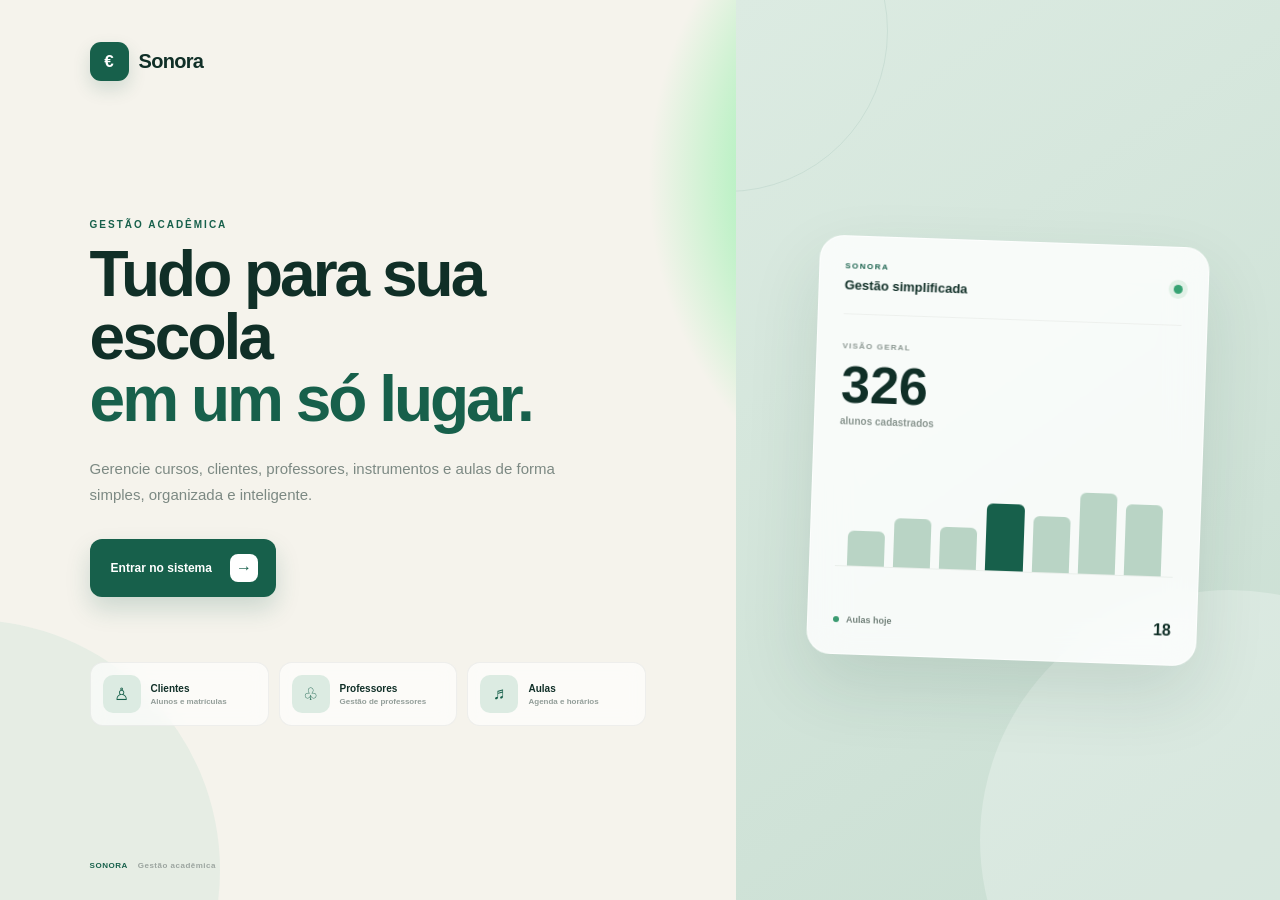
<file: front-end/index.html>
<!DOCTYPE html>
<html lang="pt-BR">
<head>
    <meta charset="UTF-8">
    <meta name="viewport" content="width=device-width, initial-scale=1.0">


    <meta
        name="description"
        content="Sonora — Sistema de gestão acadêmica."
    >

    <title>Sonora — Gestão Acadêmica</title>

    <link rel="stylesheet" href="assets/css/style.css">
</head>

<body>

    <main class="landing">

        <!-- FUNDO DECORATIVO -->
        <div class="background-shape shape-one"></div>
        <div class="background-shape shape-two"></div>

        <!-- CONTEÚDO -->
        <section class="hero">

            <!-- LOGO -->
            <div class="brand">
                <span class="brand-mark">€</span>

                <span class="brand-name">
                    Sonora
                </span>
            </div>

            <!-- TEXTO -->
            <div class="hero-content">

                <p class="eyebrow">
                    GESTÃO ACADÊMICA
                </p>

                <h1>
                    Tudo para sua escola
                    <span>em um só lugar.</span>
                </h1>

                <p class="hero-description">
                    Gerencie cursos, clientes, professores,
                    instrumentos e aulas de forma simples,
                    organizada e inteligente.
                </p>

                <a
                    href="cursos.html"
                    class="enter-button"
                >
                    <span>
                        Entrar no sistema
                    </span>

                    <b>
                        →
                    </b>
                </a>

            </div>

            <!-- CARDS -->
            <div class="features">

                <div class="feature-card">

                    <div class="feature-icon">
                        ♙
                    </div>

                    <div>
                        <strong>
                            Clientes
                        </strong>

                        <small>
                            Alunos e matrículas
                        </small>
                    </div>

                </div>


                <div class="feature-card">

                    <div class="feature-icon">
                        ♧
                    </div>

                    <div>
                        <strong>
                            Professores
                        </strong>

                        <small>
                            Gestão de professores
                        </small>
                    </div>

                </div>


                <div class="feature-card">

                    <div class="feature-icon">
                        ♬
                    </div>

                    <div>
                        <strong>
                            Aulas
                        </strong>

                        <small>
                            Agenda e horários
                        </small>
                    </div>

                </div>

            </div>

            <!-- RODAPÉ -->
            <footer>

                <span>
                    SONORA
                </span>

                <span>
                    Gestão acadêmica
                </span>

            </footer>

        </section>


        <!-- PAINEL VISUAL -->
        <section class="visual">

            <div class="visual-card">

                <div class="visual-header">

                    <div>
                        <span>
                            SONORA
                        </span>

                        <strong>
                            Gestão simplificada
                        </strong>
                    </div>

                    <div class="status-dot"></div>

                </div>


                <div class="visual-content">

                    <div class="visual-label">
                        VISÃO GERAL
                    </div>

                    <div class="visual-number">
                        326
                    </div>

                    <div class="visual-text">
                        alunos cadastrados
                    </div>


                    <div class="mini-chart">

                        <div style="height: 35%;"></div>
                        <div style="height: 50%;"></div>
                        <div style="height: 42%;"></div>
                        <div style="height: 68%;"></div>
                        <div style="height: 57%;"></div>
                        <div style="height: 82%;"></div>
                        <div style="height: 72%;"></div>

                    </div>

                </div>


                <div class="visual-bottom">

                    <div>
                        <span></span>
                        Aulas hoje
                    </div>

                    <strong>
                        18
                    </strong>

                </div>

            </div>

        </section>

    </main>

</body>
</html>
</file>
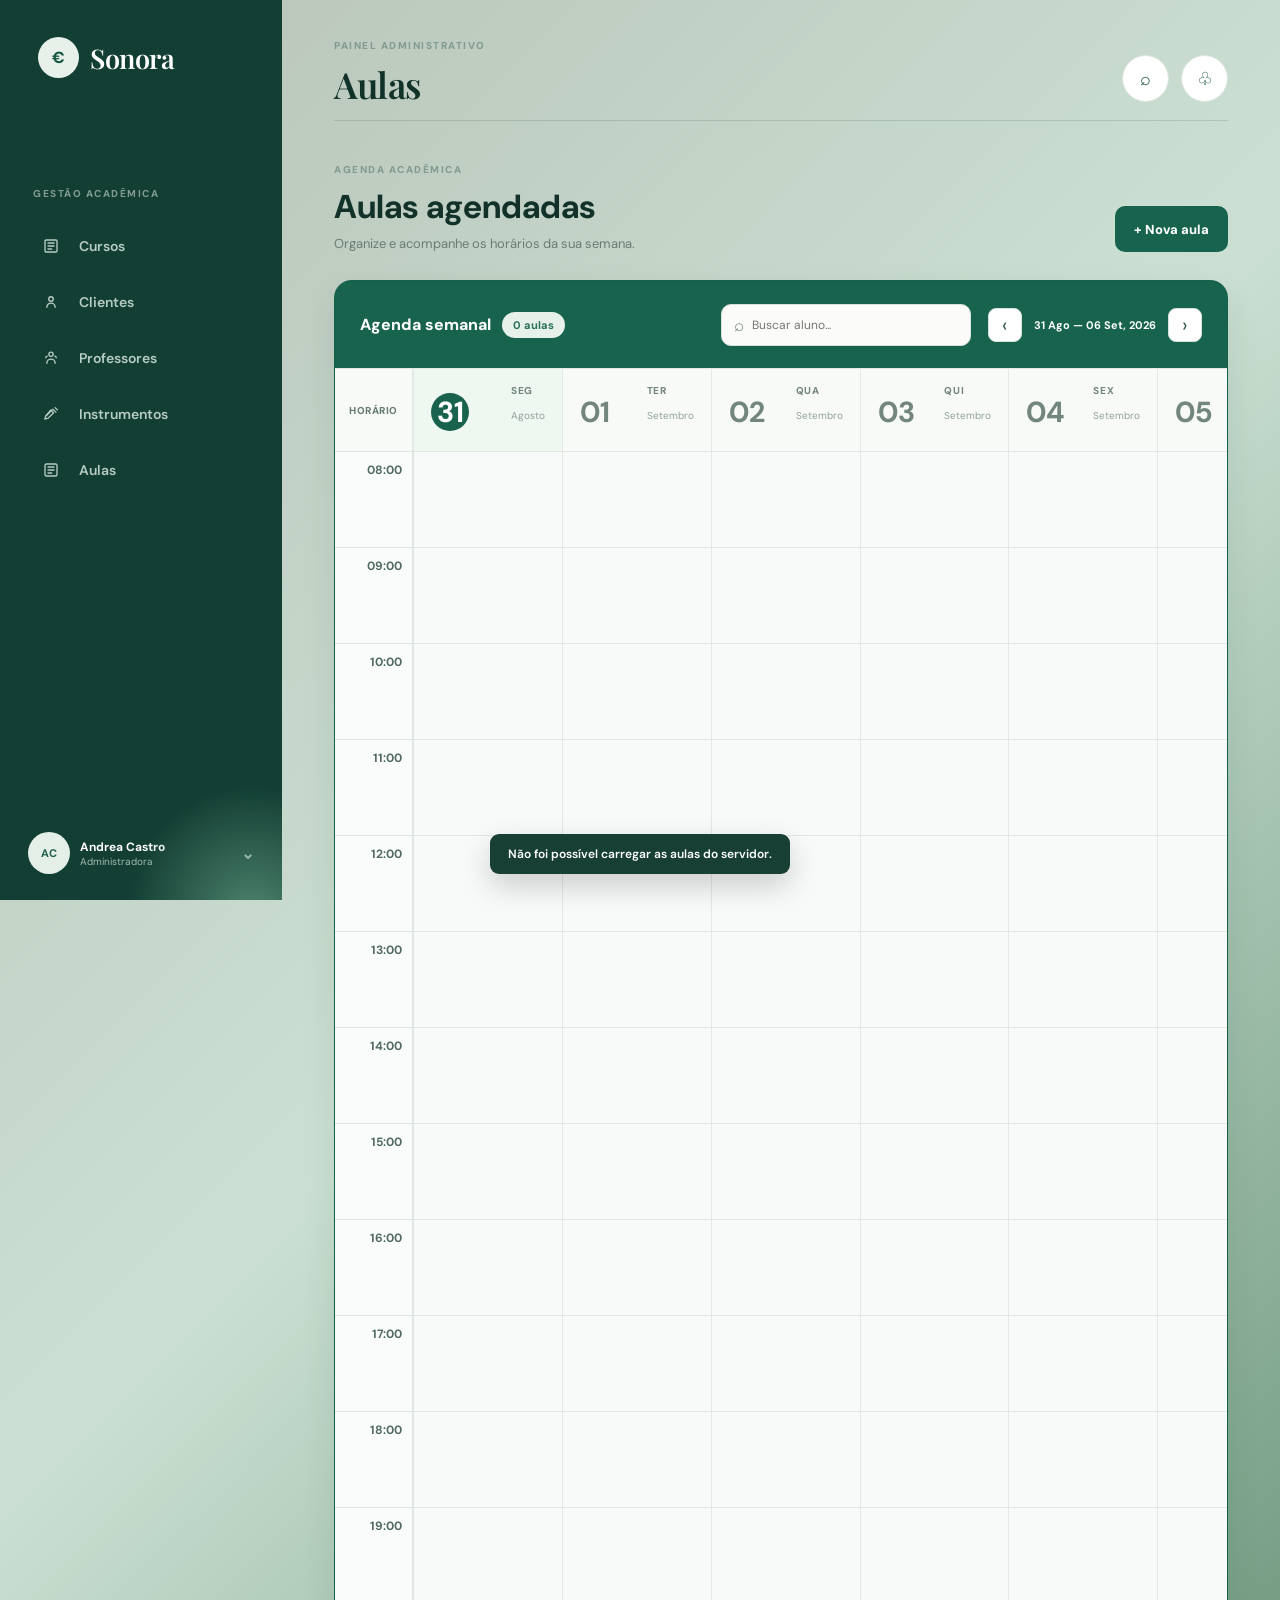
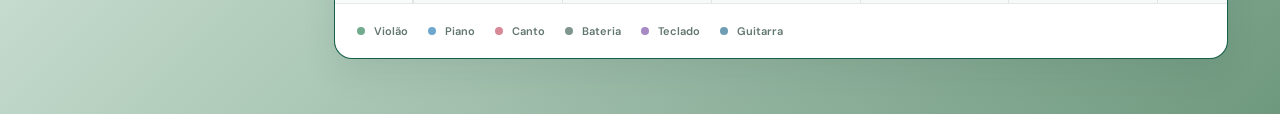
<file: front-end/aulas.html>
<!doctype html>
<html lang="pt-BR">

<head>
    <meta charset="UTF-8">
    <meta name="viewport" content="width=device-width, initial-scale=1.0">

    <title>Sonora — Agenda de aulas</title>

    <link rel="stylesheet" href="assets/css/dashboard.css">
    <link rel="stylesheet" href="assets/css/aulas.css">
</head>

<body>

<div class="app-shell">

    <!-- =====================================================
         SIDEBAR
    ====================================================== -->

    <aside class="sidebar">

        <a class="brand" href="#">
            <span>€</span>
            Sonora
        </a>

        <p class="workspace-label">
            GESTÃO ACADÊMICA
        </p>

        <nav class="main-nav">

            <a class="nav-item active" href="cursos.html">
                <i class="nav-icon" aria-hidden="true">
                    <svg viewBox="0 0 24 24" fill="none">
                        <path d="M4 5.5C4 4.67 4.67 4 5.5 4H18.5C19.33 4 20 4.67 20 5.5V18.5C20 19.33 19.33 20 18.5 20H5.5C4.67 20 4 19.33 4 18.5V5.5Z"
                              stroke="currentColor"
                              stroke-width="1.8"/>
                        <path d="M8 8H16M8 12H16M8 16H13"
                              stroke="currentColor"
                              stroke-width="1.8"
                              stroke-linecap="round"/>
                    </svg>
                </i>

                <span>Cursos</span>
            </a>

            <a class="nav-item" href="clientes.html">
                <i class="nav-icon" aria-hidden="true">
                    <svg viewBox="0 0 24 24" fill="none">
                        <circle cx="12" cy="8" r="3"
                                stroke="currentColor"
                                stroke-width="1.8"/>

                        <path d="M6.5 19C6.5 15.96 8.96 13.5 12 13.5C15.04 13.5 17.5 15.96 17.5 19"
                              stroke="currentColor"
                              stroke-width="1.8"
                              stroke-linecap="round"/>
                    </svg>
                </i>

                <span>Clientes</span>
            </a>

            <a class="nav-item" href="professores.html">
                <i class="nav-icon" aria-hidden="true">
                    <svg viewBox="0 0 24 24" fill="none">
                        <circle cx="12" cy="7" r="2.8"
                                stroke="currentColor"
                                stroke-width="1.8"/>

                        <path d="M6.5 19C6.5 15.9 8.96 13.5 12 13.5C15.04 13.5 17.5 15.9 17.5 19"
                              stroke="currentColor"
                              stroke-width="1.8"
                              stroke-linecap="round"/>

                        <path d="M17 9.5C18.1 9.7 19 10.65 19 11.8"
                              stroke="currentColor"
                              stroke-width="1.8"
                              stroke-linecap="round"/>

                        <path d="M7 9.5C5.9 9.7 5 10.65 5 11.8"
                              stroke="currentColor"
                              stroke-width="1.8"
                              stroke-linecap="round"/>
                    </svg>
                </i>

                <span>Professores</span>
            </a>

            <a class="nav-item" href="instrumentos.html">
                <i class="nav-icon" aria-hidden="true">
                    <svg viewBox="0 0 24 24" fill="none">
                        <path d="M14.5 5.5L18.5 9.5"
                              stroke="currentColor"
                              stroke-width="1.8"
                              stroke-linecap="round"/>

                        <path d="M13.5 6.5L6 14"
                              stroke="currentColor"
                              stroke-width="1.8"
                              stroke-linecap="round"/>

                        <path d="M17.5 3.5L20.5 6.5"
                              stroke="currentColor"
                              stroke-width="1.8"
                              stroke-linecap="round"/>

                        <path d="M5 14.5L3.8 18.8L8.2 17.5L15.5 10.2L11.8 6.5L5 14.5Z"
                              stroke="currentColor"
                              stroke-width="1.8"
                              stroke-linejoin="round"/>
                    </svg>
                </i>

                <span>Instrumentos</span>
            </a>

            <a class="nav-item" href="aulas.html">
                <i class="nav-icon" aria-hidden="true">
                    <svg viewBox="0 0 24 24" fill="none">
                        <rect x="4" y="4" width="16" height="16" rx="2"
                              stroke="currentColor"
                              stroke-width="1.8"/>

                        <path d="M8 8H16M8 12H16M8 16H13"
                              stroke="currentColor"
                              stroke-width="1.8"
                              stroke-linecap="round"/>
                    </svg>
                </i>

                <span>Aulas</span>
            </a>

        </nav>

        <button class="profile" type="button">

            <span class="profile-avatar">
                AC
            </span>

            <span>
                <strong>Andrea Castro</strong>
                <small>Administradora</small>
            </span>

            <b>⌄</b>

        </button>

        <div class="side-orb"></div>

    </aside>


    <!-- =====================================================
         CONTEÚDO PRINCIPAL
    ====================================================== -->

    <main class="main-content">

        <header class="topbar">

            <div>

                <p class="eyebrow">
                    PAINEL ADMINISTRATIVO
                </p>

                <h1>
                    Aulas
                </h1>

            </div>

            <div class="top-actions">

                <button
                    type="button"
                    class="circle-button"
                    aria-label="Pesquisar"
                >
                    ⌕
                </button>

                <button
                    type="button"
                    class="circle-button notification"
                    aria-label="Notificações"
                >
                    ♧
                </button>

            </div>

        </header>


        <!-- =================================================
             AGENDA
        ================================================== -->

        <section class="agenda-page">

            <div class="agenda-heading">

                <div>

                    <p class="eyebrow">
                        AGENDA ACADÊMICA
                    </p>

                    <h2>
                        Aulas agendadas
                    </h2>

                    <p>
                        Organize e acompanhe os horários da sua semana.
                    </p>

                </div>

                <button
                    class="primary-button"
                    id="new-class-button"
                    type="button"
                >
                    <span>+</span>
                    Nova aula
                </button>

            </div>


            <!-- =================================================
                 CALENDÁRIO
            ================================================== -->

            <section class="calendar-card">

                <div class="calendar-toolbar">

                    <div class="calendar-title">

                        <h3>
                            Agenda semanal
                        </h3>

                        <span id="class-counter">
                            0 aulas
                        </span>

                    </div>


                    <div class="toolbar-actions">

                        <label class="search-box">

                            <span>⌕</span>

                            <input
                                id="class-search"
                                type="search"
                                placeholder="Buscar aluno..."
                            >

                        </label>


                        <div class="week-controls">

                            <button
                                type="button"
                                id="previous-week"
                                aria-label="Semana anterior"
                            >
                                ‹
                            </button>

                            <strong>
                                31 Ago — 06 Set, 2026
                            </strong>

                            <button
                                type="button"
                                id="next-week"
                                aria-label="Próxima semana"
                            >
                                ›
                            </button>

                        </div>

                    </div>

                </div>


                <div class="calendar-scroll">

                    <div class="weekly-calendar">

                        <div class="time-column calendar-header">
                            <span>HORÁRIO</span>
                        </div>


                        <button
                            class="day-header is-today"
                            data-day="Segunda"
                            type="button"
                        >
                            <span>SEG</span>
                            <strong>31</strong>
                            <small>Agosto</small>
                        </button>


                        <button
                            class="day-header"
                            data-day="Terça"
                            type="button"
                        >
                            <span>TER</span>
                            <strong>01</strong>
                            <small>Setembro</small>
                        </button>


                        <button
                            class="day-header"
                            data-day="Quarta"
                            type="button"
                        >
                            <span>QUA</span>
                            <strong>02</strong>
                            <small>Setembro</small>
                        </button>


                        <button
                            class="day-header"
                            data-day="Quinta"
                            type="button"
                        >
                            <span>QUI</span>
                            <strong>03</strong>
                            <small>Setembro</small>
                        </button>


                        <button
                            class="day-header"
                            data-day="Sexta"
                            type="button"
                        >
                            <span>SEX</span>
                            <strong>04</strong>
                            <small>Setembro</small>
                        </button>


                        <button
                            class="day-header weekend"
                            data-day="Sábado"
                            type="button"
                        >
                            <span>SÁB</span>
                            <strong>05</strong>
                            <small>Setembro</small>
                        </button>


                        <button
                            class="day-header weekend"
                            data-day="Domingo"
                            type="button"
                        >
                            <span>DOM</span>
                            <strong>06</strong>
                            <small>Setembro</small>
                        </button>


                        <div
                            id="calendar-grid"
                            class="calendar-grid"
                        ></div>

                    </div>

                </div>


                <div class="calendar-legend">

                    <span>
                        <i class="dot guitar"></i>
                        Violão
                    </span>

                    <span>
                        <i class="dot piano"></i>
                        Piano
                    </span>

                    <span>
                        <i class="dot vocal"></i>
                        Canto
                    </span>

                    <span>
                        <i class="dot drums"></i>
                        Bateria
                    </span>

                    <span>
                        <i class="dot keyboard"></i>
                        Teclado
                    </span>

                    <span>
                        <i class="dot guitar-blue"></i>
                        Guitarra
                    </span>

                </div>

            </section>

        </section>

    </main>

</div>


<!-- =========================================================
     MODAIS
========================================================= -->

<div
    class="modal-backdrop"
    id="modal-backdrop"
    hidden
>

    <section
        class="modal"
        id="details-modal"
        hidden
    >

        <button
            class="modal-close"
            type="button"
            data-close-modal
        >
            ×
        </button>


        <div class="modal-top">

            <span class="modal-icon">
                ♫
            </span>

            <div>

                <p class="eyebrow">
                    DETALHES DA AULA
                </p>

                <h2 id="details-title">
                    Aula
                </h2>

            </div>

        </div>


        <div id="details-content"></div>


        <div class="modal-footer details-footer">

            <button
                class="danger-button icon-text"
                id="open-delete"
                type="button"
            >
                ⌫ Excluir
            </button>

            <button
                class="primary-button"
                id="open-edit"
                type="button"
            >
                ✎ Editar aula
            </button>

        </div>

    </section>


    <section
        class="modal form-modal"
        id="form-modal"
        hidden
    >

        <button
            class="modal-close"
            type="button"
            data-close-modal
        >
            ×
        </button>


        <div class="modal-top">

            <span class="modal-icon">
                +
            </span>

            <div>

                <p
                    class="eyebrow"
                    id="form-kicker"
                >
                    NOVA AULA
                </p>

                <h2 id="form-title">
                    Cadastrar aula
                </h2>

            </div>

        </div>


        <form id="class-form">

            <input
                id="class-id"
                type="hidden"
            >


            <div class="form-grid">

                <label>
                    Nome do aluno

                    <input
                        id="student-name"
                        name="student"
                        required
                    >
                </label>


                <label>
                    E-mail

                    <input
                        id="student-email"
                        name="email"
                        type="email"
                        required
                    >
                </label>


                <label>

                    Curso

                    <input
                        id="class-course"
                        name="course"
                        required
                    >

                </label>


                <label>

                    Professor

                    <input
                        id="class-teacher"
                        name="teacher"
                        required
                    >

                </label>


                <label>

                    Data

                    <input
                        id="class-date"
                        name="date"
                        type="date"
                        required
                    >

                </label>


                <label>

                    Horário

                    <input
                        id="class-time"
                        name="time"
                        type="time"
                        required
                    >

                </label>


                <label>

                    Duração

                    <select
                        id="class-duration"
                        name="duration"
                    >

                        <option value="45">
                            45 min
                        </option>

                        <option value="60">
                            60 min
                        </option>

                        <option value="90">
                            90 min
                        </option>

                    </select>

                </label>

            </div>


            <div class="modal-footer">

                <button
                    class="secondary-button"
                    type="button"
                    data-close-modal
                >
                    Cancelar
                </button>

                <button
                    class="primary-button"
                    type="submit"
                >
                    Salvar aula
                </button>

            </div>

        </form>

    </section>


    <section
        class="modal confirmation-modal"
        id="delete-modal"
        hidden
    >

        <button
            class="modal-close"
            type="button"
            data-close-modal
        >
            ×
        </button>


        <span class="warning-icon">
            !
        </span>

        <h2>
            Excluir esta aula?
        </h2>

        <p>
            Esta ação removerá a aula da agenda.
        </p>


        <div class="modal-footer">

            <button
                class="secondary-button"
                type="button"
                data-close-modal
            >
                Cancelar
            </button>

            <button
                class="danger-button"
                id="confirm-delete"
                type="button"
            >
                Sim, excluir
            </button>

        </div>

    </section>

</div>


<div
    class="toast"
    id="toast"
></div>


<script src="assets/js/dashboard.js"></script>
<script src="assets/js/aulas.js"></script>

</body>
</html>
</file>
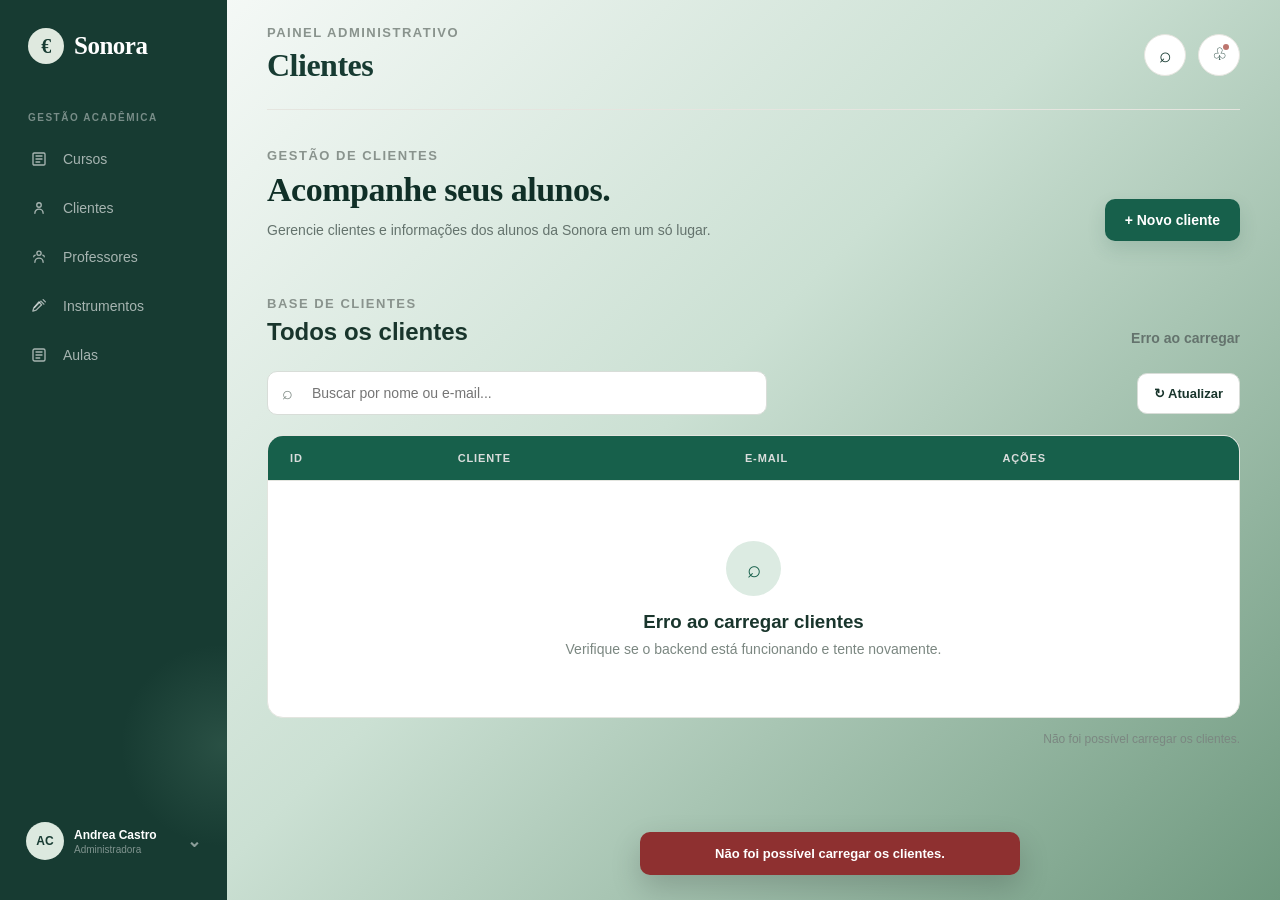
<file: front-end/clientes.html>
<!DOCTYPE html>
<html lang="pt-BR">

<head>
    <meta charset="UTF-8">
    <meta name="viewport" content="width=device-width, initial-scale=1.0">

    <meta
        name="description"
        content="Painel de gerenciamento de clientes Sonora."
    >

    <title>Sonora — Clientes</title>

    <link rel="stylesheet" href="assets/css/dashboard.css">
    <link rel="stylesheet" href="assets/css/clientes.css">
</head>

<body>

<div class="app">

    <!-- =====================================================
         SIDEBAR
    ====================================================== -->

    <aside class="sidebar">

        <a class="brand" href="cursos.html">
            <span>€</span>
            Sonora
        </a>

        <p class="workspace">
            GESTÃO ACADÊMICA
        </p>

        <nav class="main-nav">

    <a class="nav-item active" href="cursos.html">
        <i class="nav-icon" aria-hidden="true">
            <svg viewBox="0 0 24 24" fill="none">
                <path d="M4 5.5C4 4.67 4.67 4 5.5 4H18.5C19.33 4 20 4.67 20 5.5V18.5C20 19.33 19.33 20 18.5 20H5.5C4.67 20 4 19.33 4 18.5V5.5Z"
                      stroke="currentColor"
                      stroke-width="1.8"/>
                <path d="M8 8H16M8 12H16M8 16H13"
                      stroke="currentColor"
                      stroke-width="1.8"
                      stroke-linecap="round"/>
            </svg>
        </i>

        <span>Cursos</span>
    </a>


    <a class="nav-item" href="clientes.html">
        <i class="nav-icon" aria-hidden="true">
            <svg viewBox="0 0 24 24" fill="none">
                <circle cx="12" cy="8" r="3"
                        stroke="currentColor"
                        stroke-width="1.8"/>

                <path d="M6.5 19C6.5 15.96 8.96 13.5 12 13.5C15.04 13.5 17.5 15.96 17.5 19"
                      stroke="currentColor"
                      stroke-width="1.8"
                      stroke-linecap="round"/>
            </svg>
        </i>

        <span>Clientes</span>
    </a>


    <a class="nav-item" href="professores.html">
        <i class="nav-icon" aria-hidden="true">
            <svg viewBox="0 0 24 24" fill="none">
                <circle cx="12" cy="7" r="2.8"
                        stroke="currentColor"
                        stroke-width="1.8"/>

                <path d="M6.5 19C6.5 15.9 8.96 13.5 12 13.5C15.04 13.5 17.5 15.9 17.5 19"
                      stroke="currentColor"
                      stroke-width="1.8"
                      stroke-linecap="round"/>

                <path d="M17 9.5C18.1 9.7 19 10.65 19 11.8"
                      stroke="currentColor"
                      stroke-width="1.8"
                      stroke-linecap="round"/>

                <path d="M7 9.5C5.9 9.7 5 10.65 5 11.8"
                      stroke="currentColor"
                      stroke-width="1.8"
                      stroke-linecap="round"/>
            </svg>
        </i>

        <span>Professores</span>
    </a>


    <a class="nav-item" href="instrumentos.html">
        <i class="nav-icon" aria-hidden="true">
            <svg viewBox="0 0 24 24" fill="none">
                <path d="M14.5 5.5L18.5 9.5"
                      stroke="currentColor"
                      stroke-width="1.8"
                      stroke-linecap="round"/>

                <path d="M13.5 6.5L6 14"
                      stroke="currentColor"
                      stroke-width="1.8"
                      stroke-linecap="round"/>

                <path d="M17.5 3.5L20.5 6.5"
                      stroke="currentColor"
                      stroke-width="1.8"
                      stroke-linecap="round"/>

                <path d="M5 14.5L3.8 18.8L8.2 17.5L15.5 10.2L11.8 6.5L5 14.5Z"
                      stroke="currentColor"
                      stroke-width="1.8"
                      stroke-linejoin="round"/>
            </svg>
        </i>

        <span>Instrumentos</span>
    </a>


    <a class="nav-item" href="aulas.html">
        <i class="nav-icon" aria-hidden="true">
            <svg viewBox="0 0 24 24" fill="none">
                <rect x="4" y="4" width="16" height="16" rx="2"
                      stroke="currentColor"
                      stroke-width="1.8"/>

                <path d="M8 8H16M8 12H16M8 16H13"
                      stroke="currentColor"
                      stroke-width="1.8"
                      stroke-linecap="round"/>
            </svg>
        </i>

        <span>Aulas</span>
    </a>

</nav>

        <!-- ADMINISTRADOR -->

        <button
            class="admin"
            type="button"
            id="admin-button"
        >

            <span class="admin-avatar">
                AC
            </span>

            <span class="admin-info">
                <strong>Andrea Castro</strong>
                <small>Administradora</small>
            </span>

            <b class="admin-arrow">
                ⌄
            </b>

        </button>

        <!-- MENU ADMIN -->

        <div
            class="admin-menu"
            id="admin-menu"
            hidden
        >

            <button type="button">
                Meu perfil
            </button>

            <button type="button">
                Configurações
            </button>

            <button
                type="button"
                id="logout-button"
            >
                Sair
            </button>

        </div>

        <div class="side-orb"></div>

    </aside>


    <!-- =====================================================
         CONTEÚDO
    ====================================================== -->

    <main class="content">

        <!-- TOPBAR -->

        <header class="topbar">

            <div>

                <p class="eyebrow">
                    PAINEL ADMINISTRATIVO
                </p>

                <h1 id="page-title">
                    Clientes
                </h1>

            </div>

            <div class="top-actions">

                <button
                    class="search"
                    type="button"
                    aria-label="Pesquisar"
                    id="search-button"
                >
                    ⌕
                </button>

                <button
                    class="bell"
                    type="button"
                    aria-label="Notificações"
                    id="notification-button"
                >
                    ♧
                    <i></i>
                </button>

            </div>

        </header>


        <!-- =====================================================
             PÁGINA CLIENTES
        ====================================================== -->

        <section class="page-content clientes-page">

            <!-- INTRO -->

            <div class="page-intro clientes-intro">

                <div>

                    <p class="eyebrow">
                        GESTÃO DE CLIENTES
                    </p>

                    <h2>
                        Acompanhe seus alunos.
                    </h2>

                    <p>
                        Gerencie clientes e informações
                        dos alunos da Sonora em um só lugar.
                    </p>

                </div>

                <button
                    class="primary-action"
                    type="button"
                    id="new-client-button"
                >
                    + Novo cliente
                </button>

            </div>


            <!-- CABEÇALHO DA LISTA -->

            <div class="clients-section-header">

                <div>

                    <p class="eyebrow">
                        BASE DE CLIENTES
                    </p>

                    <h2>
                        Todos os clientes
                    </h2>

                </div>

                <span
                    class="clients-counter"
                    id="clients-counter"
                >
                    Carregando...
                </span>

            </div>


            <!-- BUSCA -->

            <div class="clients-toolbar">

                <div class="client-search">

                    <span>
                        ⌕
                    </span>

                    <input
                        type="search"
                        id="client-search"
                        placeholder="Buscar por nome ou e-mail..."
                        autocomplete="off"
                    >

                </div>

                <button
                    type="button"
                    class="refresh-button"
                    id="refresh-clients"
                    title="Atualizar clientes"
                >
                    ↻ Atualizar
                </button>

            </div>


            <!-- TABELA -->

            <div class="clients-table-wrapper">

                <table class="clients-table">

                    <thead>

                        <tr>

                            <th>
                                ID
                            </th>

                            <th>
                                CLIENTE
                            </th>

                            <th>
                                E-MAIL
                            </th>

                            <th>
                                AÇÕES
                            </th>

                        </tr>

                    </thead>

                    <tbody id="clients-list">
                        <!--
                            Os clientes serão inseridos
                            aqui pelo JavaScript.
                        -->
                    </tbody>

                </table>


                <!-- ESTADO VAZIO -->

                <div
                    class="empty-state"
                    id="empty-state"
                    hidden
                >

                    <div class="empty-icon">
                        ⌕
                    </div>

                    <h3>
                        Nenhum cliente encontrado
                    </h3>

                    <p>
                        Tente alterar sua busca ou cadastre
                        um novo cliente.
                    </p>

                </div>

            </div>


            <!-- RESULTADOS -->

            <div class="clients-results">

                <span id="results-info">
                    Carregando clientes...
                </span>

            </div>

        </section>

    </main>

</div>


<!-- =====================================================
     MODAL — NOVO / EDITAR CLIENTE
====================================================== -->

<div
    class="modal-overlay"
    id="client-modal"
    hidden
>

    <div
        class="client-modal"
        role="dialog"
        aria-modal="true"
        aria-labelledby="client-modal-title"
    >

        <div class="modal-header">

            <div>

                <p class="eyebrow">
                    CLIENTES
                </p>

                <h2 id="client-modal-title">
                    Novo cliente
                </h2>

                <p id="client-modal-description">
                    Cadastre um novo aluno na Sonora.
                </p>

            </div>

            <button
                type="button"
                class="modal-close"
                id="close-client-modal"
                aria-label="Fechar modal"
            >
                ×
            </button>

        </div>


        <form id="client-form">

            <div class="form-group">

                <label for="client-name">
                    Nome completo
                </label>

                <input
                    type="text"
                    id="client-name"
                    name="nome"
                    placeholder="Ex.: Mariana Oliveira"
                    maxlength="40"
                    required
                >

            </div>


            <div class="form-group">

                <label for="client-email">
                    E-mail
                </label>

                <input
                    type="email"
                    id="client-email"
                    name="email"
                    placeholder="Ex.: mariana@email.com"
                    maxlength="40"
                    required
                >

            </div>


            <div
                class="modal-error"
                id="modal-error"
                hidden
            ></div>


            <div class="modal-actions">

                <button
                    type="button"
                    class="modal-button secondary"
                    id="cancel-client-modal"
                >
                    Cancelar
                </button>

                <button
                    type="submit"
                    class="modal-button primary"
                    id="submit-client"
                >
                    Cadastrar cliente
                </button>

            </div>

        </form>

    </div>

</div>


<!-- =====================================================
     MODAL — EXCLUSÃO
====================================================== -->

<div
    class="modal-overlay"
    id="delete-modal"
    hidden
>

    <div
        class="client-modal delete-modal"
        role="dialog"
        aria-modal="true"
        aria-labelledby="delete-modal-title"
    >

        <div class="delete-icon">
            !
        </div>

        <div class="delete-content">

            <p class="eyebrow">
                ATENÇÃO
            </p>

            <h2 id="delete-modal-title">
                Excluir cliente?
            </h2>

            <p>
                Tem certeza que deseja excluir o cliente
                <strong id="delete-client-name"></strong>?
            </p>

            <p class="delete-warning">
                Essa ação não poderá ser desfeita.
            </p>

        </div>


        <div
            class="modal-error"
            id="delete-error"
            hidden
        ></div>


        <div class="modal-actions">

            <button
                type="button"
                class="modal-button secondary"
                id="cancel-delete"
            >
                Cancelar
            </button>

            <button
                type="button"
                class="modal-button danger"
                id="confirm-delete"
            >
                Excluir cliente
            </button>

        </div>

    </div>

</div>


<!-- TOAST -->

<div
    class="toast"
    id="toast"
    role="status"
    aria-live="polite"
></div>


<script src="assets/js/dashboard.js"></script>
<script src="assets/js/clientes.js"></script>

</body>
</html>
</file>
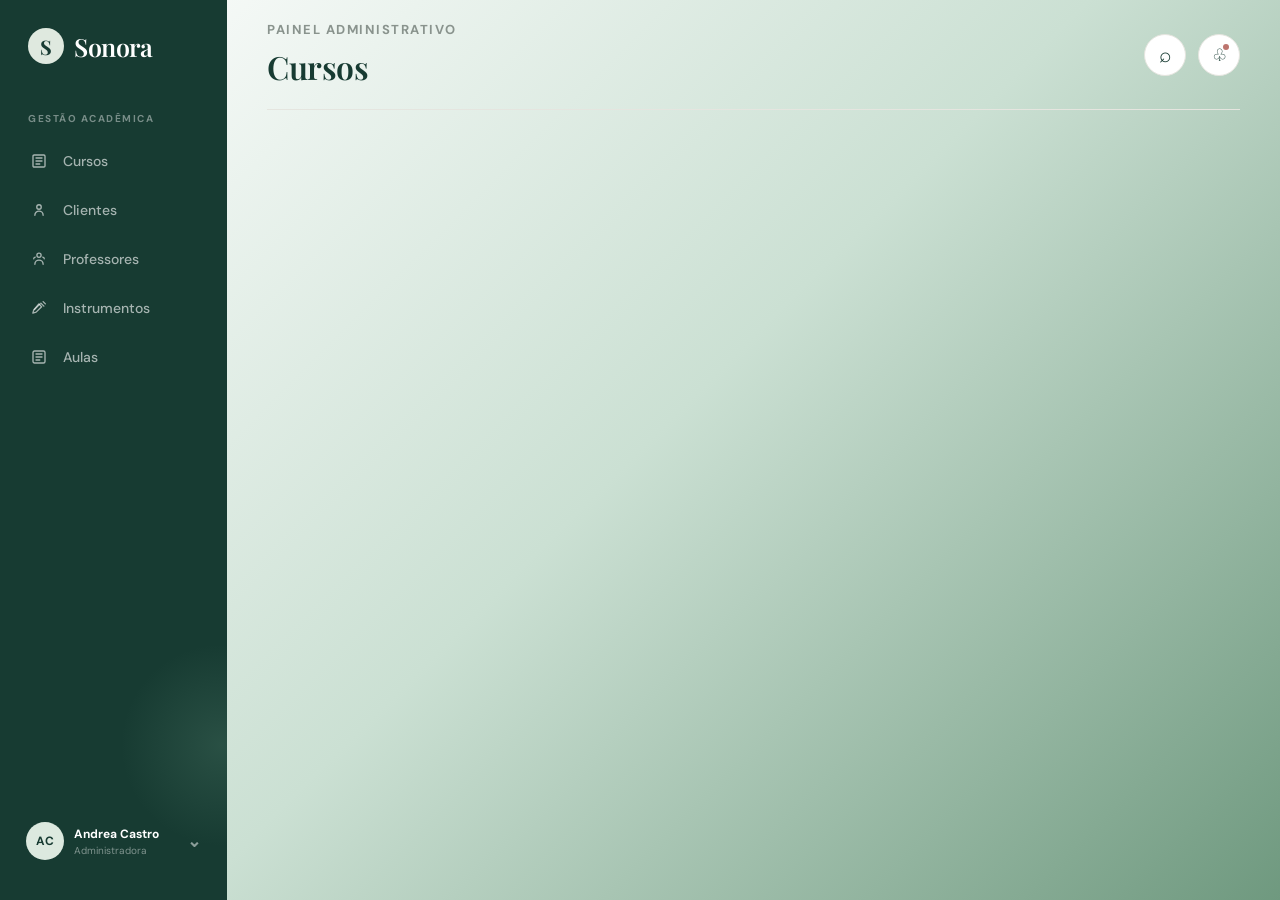
<file: front-end/dashboard.html>
<!DOCTYPE html>
<html lang="pt-BR">
<head>
    <meta charset="UTF-8" />
    <meta name="viewport" content="width=device-width, initial-scale=1.0" />

    <meta
        name="description"
        content="Painel administrativo Sonora."
    />

    <title>Sonora — Painel Administrativo</title>

    <!-- Fontes -->
    <link rel="preconnect" href="https://fonts.googleapis.com" />
    <link
        rel="preconnect"
        href="https://fonts.gstatic.com"
        crossorigin
    />

    <link
        href="https://fonts.googleapis.com/css2?family=DM+Sans:wght@400;500;600;700&family=Playfair+Display:wght@500;600;700&display=swap"
        rel="stylesheet"
    />

    <!-- CSS global -->
    <link rel="stylesheet" href="assets/css/dashboard.css" />

    <!-- CSS específico da página -->
    <!--
    <link rel="stylesheet" href="assets/css/cursos.css" />
    -->
</head>

<body>

    <div class="app">

        <!-- =========================================
             SIDEBAR
        ========================================== -->

        <aside class="sidebar">

            <a class="brand" href="cursos.html">
                <span>S</span>
                Sonora
            </a>

            <p class="workspace">
                GESTÃO ACADÊMICA
            </p>

            <nav class="main-nav">

    <a class="nav-item active" href="cursos.html">
        <i class="nav-icon" aria-hidden="true">
            <svg viewBox="0 0 24 24" fill="none">
                <path d="M4 5.5C4 4.67 4.67 4 5.5 4H18.5C19.33 4 20 4.67 20 5.5V18.5C20 19.33 19.33 20 18.5 20H5.5C4.67 20 4 19.33 4 18.5V5.5Z"
                      stroke="currentColor"
                      stroke-width="1.8"/>
                <path d="M8 8H16M8 12H16M8 16H13"
                      stroke="currentColor"
                      stroke-width="1.8"
                      stroke-linecap="round"/>
            </svg>
        </i>

        <span>Cursos</span>
    </a>


    <a class="nav-item" href="clientes.html">
        <i class="nav-icon" aria-hidden="true">
            <svg viewBox="0 0 24 24" fill="none">
                <circle cx="12" cy="8" r="3"
                        stroke="currentColor"
                        stroke-width="1.8"/>

                <path d="M6.5 19C6.5 15.96 8.96 13.5 12 13.5C15.04 13.5 17.5 15.96 17.5 19"
                      stroke="currentColor"
                      stroke-width="1.8"
                      stroke-linecap="round"/>
            </svg>
        </i>

        <span>Clientes</span>
    </a>


    <a class="nav-item" href="professores.html">
        <i class="nav-icon" aria-hidden="true">
            <svg viewBox="0 0 24 24" fill="none">
                <circle cx="12" cy="7" r="2.8"
                        stroke="currentColor"
                        stroke-width="1.8"/>

                <path d="M6.5 19C6.5 15.9 8.96 13.5 12 13.5C15.04 13.5 17.5 15.9 17.5 19"
                      stroke="currentColor"
                      stroke-width="1.8"
                      stroke-linecap="round"/>

                <path d="M17 9.5C18.1 9.7 19 10.65 19 11.8"
                      stroke="currentColor"
                      stroke-width="1.8"
                      stroke-linecap="round"/>

                <path d="M7 9.5C5.9 9.7 5 10.65 5 11.8"
                      stroke="currentColor"
                      stroke-width="1.8"
                      stroke-linecap="round"/>
            </svg>
        </i>

        <span>Professores</span>
    </a>


    <a class="nav-item" href="instrumentos.html">
        <i class="nav-icon" aria-hidden="true">
            <svg viewBox="0 0 24 24" fill="none">
                <path d="M14.5 5.5L18.5 9.5"
                      stroke="currentColor"
                      stroke-width="1.8"
                      stroke-linecap="round"/>

                <path d="M13.5 6.5L6 14"
                      stroke="currentColor"
                      stroke-width="1.8"
                      stroke-linecap="round"/>

                <path d="M17.5 3.5L20.5 6.5"
                      stroke="currentColor"
                      stroke-width="1.8"
                      stroke-linecap="round"/>

                <path d="M5 14.5L3.8 18.8L8.2 17.5L15.5 10.2L11.8 6.5L5 14.5Z"
                      stroke="currentColor"
                      stroke-width="1.8"
                      stroke-linejoin="round"/>
            </svg>
        </i>

        <span>Instrumentos</span>
    </a>


    <a class="nav-item" href="aulas.html">
        <i class="nav-icon" aria-hidden="true">
            <svg viewBox="0 0 24 24" fill="none">
                <rect x="4" y="4" width="16" height="16" rx="2"
                      stroke="currentColor"
                      stroke-width="1.8"/>

                <path d="M8 8H16M8 12H16M8 16H13"
                      stroke="currentColor"
                      stroke-width="1.8"
                      stroke-linecap="round"/>
            </svg>
        </i>

        <span>Aulas</span>
    </a>

</nav>


            <!-- ADMINISTRADOR -->

            <button
                class="admin"
                type="button"
                id="admin-button"
            >

                <span class="admin-avatar">
                    AC
                </span>

                <span class="admin-info">
                    <strong>Andrea Castro</strong>
                    <small>Administradora</small>
                </span>

                <b class="admin-arrow">
                    ⌄
                </b>

            </button>


            <!-- MENU DO ADMIN -->

            <div
                class="admin-menu"
                id="admin-menu"
                hidden
            >

                <button type="button">
                    Meu perfil
                </button>

                <button type="button">
                    Configurações
                </button>

                <button
                    type="button"
                    id="logout-button"
                >
                    Sair
                </button>

            </div>


            <div class="side-orb"></div>

        </aside>


        <!-- =========================================
             CONTEÚDO PRINCIPAL
        ========================================== -->

        <main class="content">

            <!-- TOPBAR -->

            <header class="topbar">

                <div>

                    <p class="eyebrow">
                        PAINEL ADMINISTRATIVO
                    </p>

                    <h1 id="page-title">
                        Cursos
                    </h1>

                </div>


                <div class="top-actions">

                    <button
                        class="search"
                        type="button"
                        aria-label="Pesquisar"
                        id="search-button"
                    >
                        ⌕
                    </button>


                    <button
                        class="bell"
                        type="button"
                        aria-label="Notificações"
                        id="notification-button"
                    >

                        ♧

                        <i></i>

                    </button>

                </div>

            </header>


            <!--
                O conteúdo específico de cada página
                ficará aqui.
            -->

            <section class="page-content">

                <!--
                    CURSOS
                    CLIENTES
                    PROFESSORES
                    INSTRUMENTOS
                    AULAS

                    entram aqui.
                -->

            </section>


            <!-- TOAST GLOBAL -->

            <p
                class="toast"
                id="toast"
                aria-live="polite"
            ></p>

        </main>

    </div>


    <!-- JS GLOBAL -->

    <script src="assets/js/dashboard.js"></script>

    <!-- JS específico da página -->
    <!--
    <script src="assets/js/cursos.js"></script>
    -->

</body>
</html>
</file>
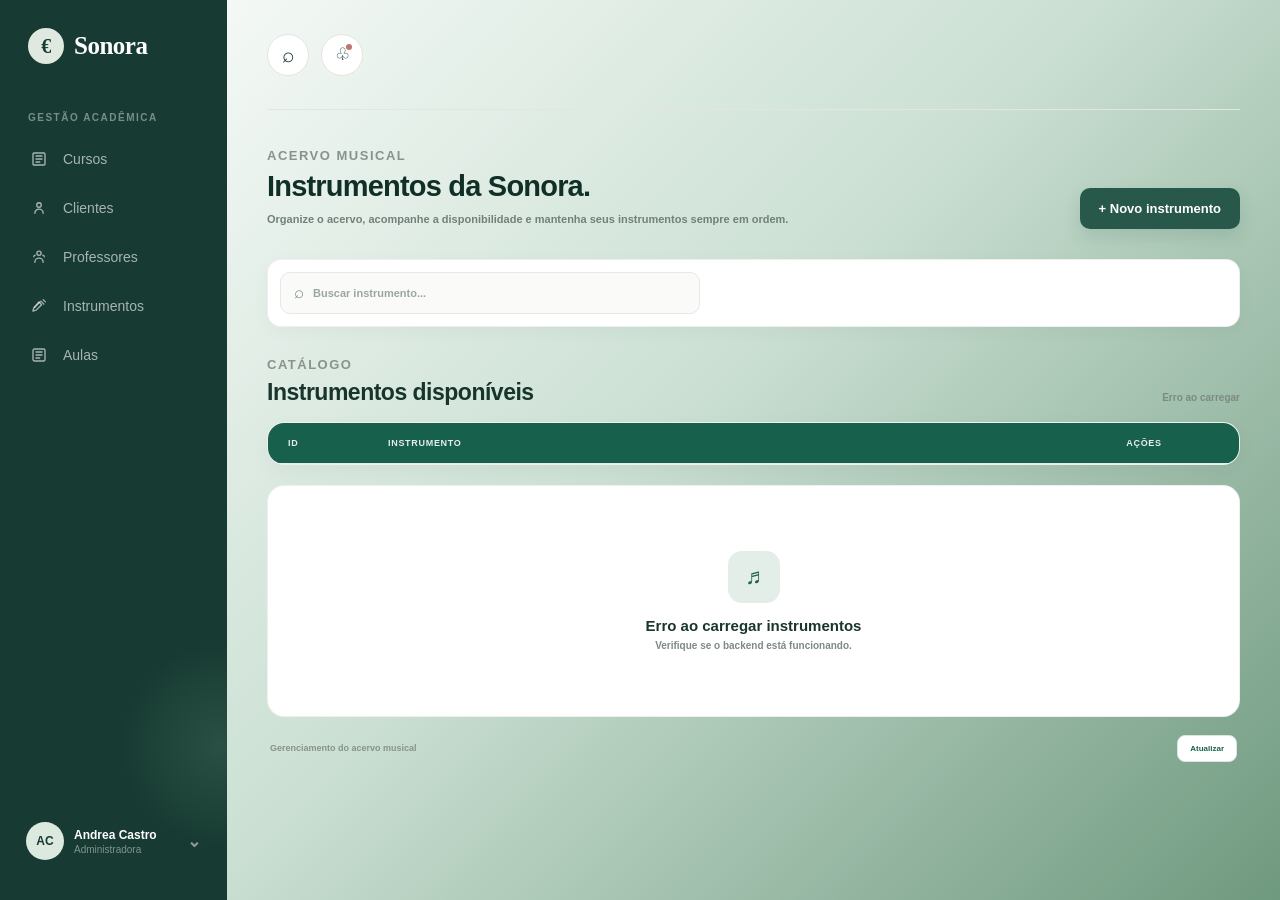
<file: front-end/instrumentos.html>
<!DOCTYPE html>
<html lang="pt-BR">

<head>

    <meta charset="UTF-8">

    <meta
        name="viewport"
        content="width=device-width, initial-scale=1.0"
    >

    <meta
        name="description"
        content="Painel de gerenciamento de instrumentos Sonora."
    >

    <title>Sonora — Instrumentos</title>

    <link
        rel="stylesheet"
        href="assets/css/dashboard.css"
    >

    <link
        rel="stylesheet"
        href="assets/css/instrumentos.css"
    >

</head>


<body>

<div class="app">


    <!-- =====================================================
         SIDEBAR
    ====================================================== -->

    <aside class="sidebar">

        <a
            class="brand"
            href="cursos.html"
        >
            <span>€</span>
            Sonora
        </a>


        <p class="workspace">
            GESTÃO ACADÊMICA
        </p>


<nav class="main-nav">

    <a class="nav-item active" href="cursos.html">
        <i class="nav-icon" aria-hidden="true">
            <svg viewBox="0 0 24 24" fill="none">
                <path d="M4 5.5C4 4.67 4.67 4 5.5 4H18.5C19.33 4 20 4.67 20 5.5V18.5C20 19.33 19.33 20 18.5 20H5.5C4.67 20 4 19.33 4 18.5V5.5Z"
                      stroke="currentColor"
                      stroke-width="1.8"/>
                <path d="M8 8H16M8 12H16M8 16H13"
                      stroke="currentColor"
                      stroke-width="1.8"
                      stroke-linecap="round"/>
            </svg>
        </i>

        <span>Cursos</span>
    </a>


    <a class="nav-item" href="clientes.html">
        <i class="nav-icon" aria-hidden="true">
            <svg viewBox="0 0 24 24" fill="none">
                <circle cx="12" cy="8" r="3"
                        stroke="currentColor"
                        stroke-width="1.8"/>

                <path d="M6.5 19C6.5 15.96 8.96 13.5 12 13.5C15.04 13.5 17.5 15.96 17.5 19"
                      stroke="currentColor"
                      stroke-width="1.8"
                      stroke-linecap="round"/>
            </svg>
        </i>

        <span>Clientes</span>
    </a>


    <a class="nav-item" href="professores.html">
        <i class="nav-icon" aria-hidden="true">
            <svg viewBox="0 0 24 24" fill="none">
                <circle cx="12" cy="7" r="2.8"
                        stroke="currentColor"
                        stroke-width="1.8"/>

                <path d="M6.5 19C6.5 15.9 8.96 13.5 12 13.5C15.04 13.5 17.5 15.9 17.5 19"
                      stroke="currentColor"
                      stroke-width="1.8"
                      stroke-linecap="round"/>

                <path d="M17 9.5C18.1 9.7 19 10.65 19 11.8"
                      stroke="currentColor"
                      stroke-width="1.8"
                      stroke-linecap="round"/>

                <path d="M7 9.5C5.9 9.7 5 10.65 5 11.8"
                      stroke="currentColor"
                      stroke-width="1.8"
                      stroke-linecap="round"/>
            </svg>
        </i>

        <span>Professores</span>
    </a>


    <a class="nav-item" href="instrumentos.html">
        <i class="nav-icon" aria-hidden="true">
            <svg viewBox="0 0 24 24" fill="none">
                <path d="M14.5 5.5L18.5 9.5"
                      stroke="currentColor"
                      stroke-width="1.8"
                      stroke-linecap="round"/>

                <path d="M13.5 6.5L6 14"
                      stroke="currentColor"
                      stroke-width="1.8"
                      stroke-linecap="round"/>

                <path d="M17.5 3.5L20.5 6.5"
                      stroke="currentColor"
                      stroke-width="1.8"
                      stroke-linecap="round"/>

                <path d="M5 14.5L3.8 18.8L8.2 17.5L15.5 10.2L11.8 6.5L5 14.5Z"
                      stroke="currentColor"
                      stroke-width="1.8"
                      stroke-linejoin="round"/>
            </svg>
        </i>

        <span>Instrumentos</span>
    </a>


    <a class="nav-item" href="aulas.html">
        <i class="nav-icon" aria-hidden="true">
            <svg viewBox="0 0 24 24" fill="none">
                <rect x="4" y="4" width="16" height="16" rx="2"
                      stroke="currentColor"
                      stroke-width="1.8"/>

                <path d="M8 8H16M8 12H16M8 16H13"
                      stroke="currentColor"
                      stroke-width="1.8"
                      stroke-linecap="round"/>
            </svg>
        </i>

        <span>Aulas</span>
    </a>

</nav>


        <!-- ADMIN -->

        <button
            class="admin"
            type="button"
            id="admin-button"
        >

            <span class="admin-avatar">
                AC
            </span>


            <span class="admin-info">

                <strong>
                    Andrea Castro
                </strong>

                <small>
                    Administradora
                </small>

            </span>


            <b class="admin-arrow">
                ⌄
            </b>

        </button>


        <div
            class="admin-menu"
            id="admin-menu"
            hidden
        >

            <button type="button">
                Meu perfil
            </button>

            <button type="button">
                Configurações
            </button>

            <button
                type="button"
                id="logout-button"
            >
                Sair
            </button>

        </div>


        <div class="side-orb"></div>

    </aside>


    <!-- =====================================================
         CONTEÚDO
    ====================================================== -->

    <main class="content">


        <!-- TOPBAR -->

        <header class="topbar">

            <div class="top-actions">

                <button
                    class="search"
                    type="button"
                    aria-label="Pesquisar"
                    id="search-button"
                >
                    ⌕
                </button>


                <button
                    class="bell"
                    type="button"
                    aria-label="Notificações"
                    id="notification-button"
                >
                    ♧
                    <i></i>
                </button>

            </div>

        </header>


        <!-- =================================================
             PÁGINA
        ================================================== -->

        <section class="page-content instrumentos-page">


            <!-- INTRODUÇÃO -->

            <div class="instrumentos-intro">

                <div>

                    <p class="eyebrow">
                        ACERVO MUSICAL
                    </p>


                    <h2>
                        Instrumentos da Sonora.
                    </h2>


                    <p>
                        Organize o acervo, acompanhe a disponibilidade
                        e mantenha seus instrumentos sempre em ordem.
                    </p>

                </div>


                <button
                    class="primary-action"
                    type="button"
                    id="new-instrument-button"
                >
                    + Novo instrumento
                </button>

            </div>


            <!-- =================================================
                 PESQUISA
            ================================================== -->

            <div class="instrument-controls">

                <div class="instrument-search">

                    <span>
                        ⌕
                    </span>

                    <input
                        type="search"
                        id="instrument-search"
                        placeholder="Buscar instrumento..."
                        autocomplete="off"
                    >

                </div>

            </div>


            <!-- =================================================
                 CABEÇALHO DA LISTA
            ================================================== -->

            <div class="instrument-list-header">

                <div>

                    <p class="eyebrow">
                        CATÁLOGO
                    </p>


                    <h2>
                        Instrumentos disponíveis
                    </h2>

                </div>


                <span
                    class="instrument-counter"
                    id="instrument-counter"
                >
                    0 instrumentos
                </span>

            </div>


            <!-- =================================================
                 TABELA
            ================================================== -->

            <div class="instrument-list">

                <table>

                    <thead>

                        <tr>

                            <th class="column-id">
                                ID
                            </th>

                            <th>
                                Instrumento
                            </th>

                            <th class="column-actions">
                                Ações
                            </th>

                        </tr>

                    </thead>


                    <tbody id="instruments-table">
                    </tbody>

                </table>

            </div>


            <!-- =================================================
                 ESTADO VAZIO
            ================================================== -->

            <div
                class="instrument-empty"
                id="instrument-empty"
                hidden
            >

                <div class="empty-instrument-icon">
                    ♬
                </div>


                <h3>
                    Nenhum instrumento encontrado
                </h3>


                <p>
                    Tente pesquisar outro instrumento.
                </p>

            </div>


            <!-- =================================================
                 RODAPÉ
            ================================================== -->

            <div class="instrument-bottom">

                <span>
                    Gerenciamento do acervo musical
                </span>


                <button
                    type="button"
                    id="refresh-instruments"
                >
                    Atualizar
                </button>

            </div>

        </section>

    </main>

</div>


<!-- =========================================================
     MODAL — NOVO / EDITAR INSTRUMENTO
========================================================= -->

<div
    class="modal-overlay"
    id="instrument-modal"
    hidden
>

    <div
        class="instrument-modal"
        role="dialog"
        aria-modal="true"
        aria-labelledby="modal-title"
    >

        <div class="modal-header">

            <div>

                <p class="eyebrow">
                    ACERVO MUSICAL
                </p>


                <h2 id="modal-title">
                    Novo instrumento
                </h2>


                <p id="modal-description">
                    Cadastre um novo instrumento no acervo da Sonora.
                </p>

            </div>


            <button
                type="button"
                class="modal-close"
                id="close-instrument-modal"
                aria-label="Fechar modal"
            >
                ×
            </button>

        </div>


        <form id="instrument-form">

            <div class="form-group">

                <label for="instrument-name">
                    Nome do instrumento
                </label>


                <input
                    type="text"
                    id="instrument-name"
                    name="nome"
                    placeholder="Ex.: Violão"
                    autocomplete="off"
                    maxlength="15"
                    required
                >

            </div>


            <div
                class="modal-error"
                id="modal-error"
                hidden
            ></div>


            <div class="modal-actions">

                <button
                    type="button"
                    class="modal-cancel"
                    id="cancel-instrument-modal"
                >
                    Cancelar
                </button>


                <button
                    type="submit"
                    class="modal-submit"
                    id="submit-instrument"
                >
                    Cadastrar instrumento
                </button>

            </div>

        </form>

    </div>

</div>


<!-- =========================================================
     MODAL — CONFIRMAR EXCLUSÃO
========================================================= -->

<div
    class="modal-overlay"
    id="delete-modal"
    hidden
>

    <div
        class="delete-modal"
        role="dialog"
        aria-modal="true"
        aria-labelledby="delete-title"
    >

        <div class="delete-icon">
            ❗
        </div>


        <div class="delete-content">

            <h2 id="delete-title">
                Apagar instrumento?
            </h2>


            <p>
                Tem certeza que deseja apagar o instrumento
                <strong id="delete-instrument-name">
                    —
                </strong>?
            </p>


            <span class="delete-warning">
                Essa ação não poderá ser desfeita.
            </span>

        </div>


        <div class="delete-actions">

            <button
                type="button"
                class="delete-cancel"
                id="cancel-delete"
            >
                Cancelar
            </button>


            <button
                type="button"
                class="delete-confirm"
                id="confirm-delete"
            >
                Apagar instrumento
            </button>

        </div>

    </div>

</div>


<!-- =========================================================
     JAVASCRIPT
========================================================= -->

<script src="assets/js/dashboard.js"></script>

<script src="assets/js/instrumentos.js"></script>


</body>

</html>
</file>
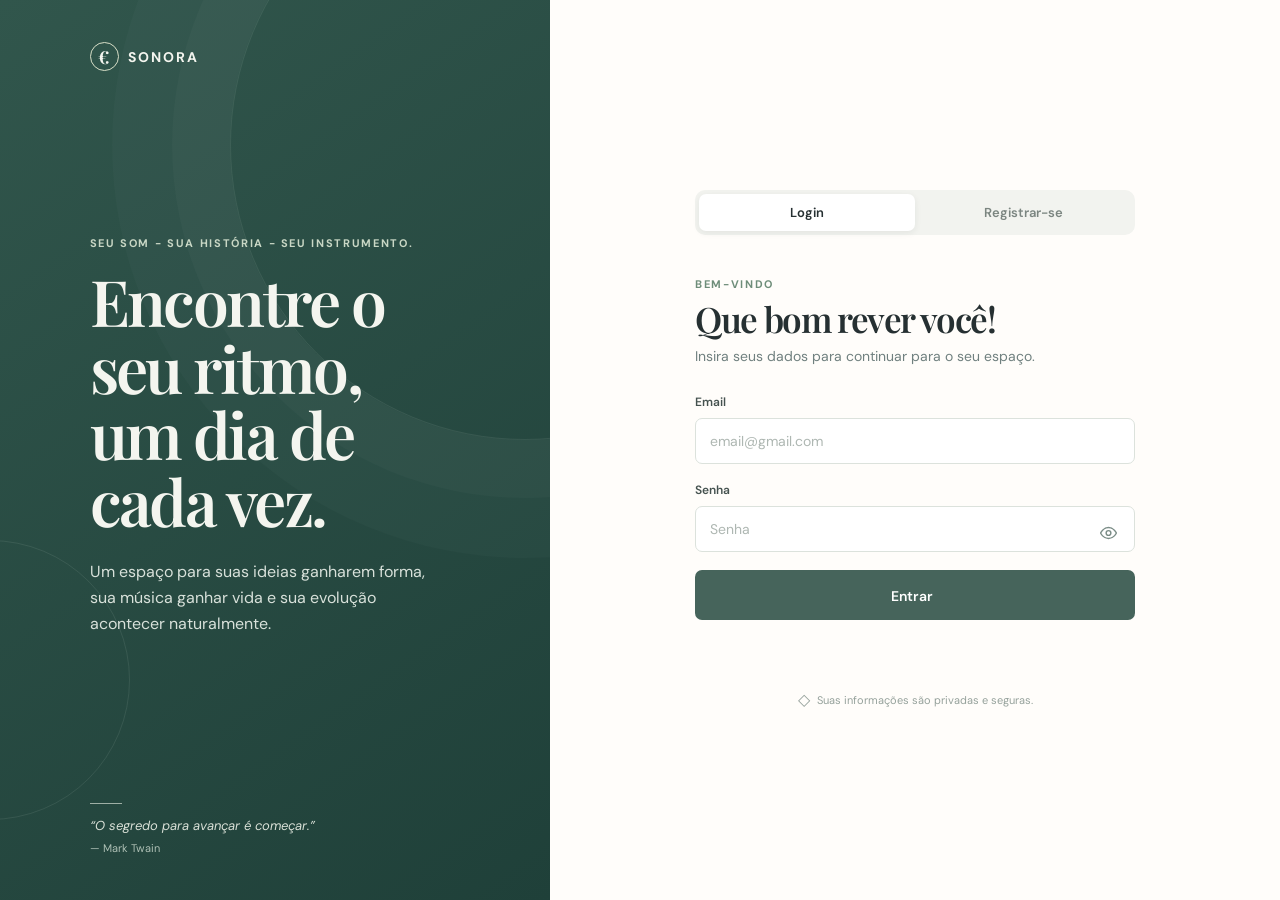
<file: front-end/login.html>
<!DOCTYPE html>
<html lang="pt-BR">
  <head>
    <meta charset="UTF-8" />
    <meta name="viewport" content="width=device-width, initial-scale=1.0" />
    <meta
      name="description"
      content="Uma interface limpa de login e cadastro."
    />
    <title>SONORA</title>

    <link rel="preconnect" href="https://fonts.googleapis.com" />
    <link rel="preconnect" href="https://fonts.gstatic.com" crossorigin />
    <link
      href="https://fonts.googleapis.com/css2?family=DM+Sans:wght@400;500;600;700&family=Playfair+Display:wght@600;700&display=swap"
      rel="stylesheet"
    />

    <link rel="stylesheet" href="assets/css/login.css" />
  </head>

  <body>
    <main class="shell">
      <section class="story-panel" aria-label="Introdução Sonora">
        <a class="brand" href="#" aria-label="Sonora home">
          <span class="brand-mark">€</span>
          SONORA
        </a>

        <div class="story-copy">
          <p class="eyebrow">Seu som - Sua história - Seu instrumento.</p>

          <h1>Encontre o seu ritmo, um dia de cada vez.</h1>

          <p class="story-description">
            Um espaço para suas ideias ganharem forma, sua música ganhar vida
            e sua evolução acontecer naturalmente.
          </p>
        </div>

        <div class="quote">
          <span class="quote-line"></span>
          <p>“O segredo para avançar é começar.”</p>
          <span>— Mark Twain</span>
        </div>

        <div class="orb orb-large"></div>
        <div class="orb orb-small"></div>
      </section>

      <section class="form-panel">
        <div class="form-wrap">

          <div
            class="mode-switch"
            role="tablist"
            aria-label="Opções da conta"
          >
            <button
              class="mode active"
              type="button"
              data-target="login"
              role="tab"
              aria-selected="true"
            >
              Login
            </button>

            <button
              class="mode"
              type="button"
              data-target="register"
              role="tab"
              aria-selected="false"
            >
              Registrar-se
            </button>
          </div>

          <!-- LOGIN -->
          <form class="auth-form active" id="login" novalidate>
            <header>
              <p class="form-kicker">Bem-vindo</p>
              <h2>Que bom rever você!</h2>
              <p>Insira seus dados para continuar para o seu espaço.</p>
            </header>

            <label>
              Email

              <input
                type="email"
                name="email"
                placeholder="email@gmail.com"
                autocomplete="email"
                required
              />

              <small></small>
            </label>

            <label>
              Senha

              <span class="password-input">
                <input
                  type="password"
                  name="password"
                  placeholder="Senha"
                  autocomplete="current-password"
                  required
                  minlength="6"
                />

                <button
                  class="password-toggle"
                  type="button"
                  aria-label="Mostrar senha"
                  aria-pressed="false"
                >
                  <!-- Olho fechado -->
                  <svg
                    class="eye eye-open"
                    xmlns="http://www.w3.org/2000/svg"
                    viewBox="0 0 24 24"
                    fill="none"
                    stroke="currentColor"
                    stroke-width="1.8"
                    stroke-linecap="round"
                    stroke-linejoin="round"
                  >
                    <path d="M2 12s3.5-7 10-7 10 7 10 7-3.5 7-10 7S2 12 2 12Z" />
                    <circle cx="12" cy="12" r="3" />
                  </svg>

                  <!-- Olho fechado/oculto -->
                  <svg
                    class="eye eye-closed"
                    xmlns="http://www.w3.org/2000/svg"
                    viewBox="0 0 24 24"
                    fill="none"
                    stroke="currentColor"
                    stroke-width="1.8"
                    stroke-linecap="round"
                    stroke-linejoin="round"
                  >
                    <path d="M3 3l18 18" />
                    <path d="M10.6 10.6a2 2 0 0 0 2.8 2.8" />
                    <path d="M9.9 4.2A10.8 10.8 0 0 1 12 4c6.5 0 10 8 10 8a17.4 17.4 0 0 1-3.1 4.4" />
                    <path d="M6.6 6.6C3.8 8.5 2 12 2 12s3.5 8 10 8c1.8 0 3.4-.5 4.8-1.2" />
                  </svg>
                </button>
              </span>

              <small></small>
            </label>

            <button class="submit" type="submit">
              Entrar <span aria-hidden="true"></span>
            </button>

            <p class="message" aria-live="polite"></p>
          </form>

          <!-- REGISTRO -->
          <form class="auth-form" id="register" novalidate>
            <header>
              <p class="form-kicker">Comece sua jornada</p>
              <h2>Criar sua conta</h2>
              <p>Monte seu espaço em menos de um minuto.</p>
            </header>

            <label>
              Nome Completo

              <input
                type="text"
                name="name"
                placeholder="Seu Nome"
                autocomplete="name"
                required
                minlength="2"
              />

              <small></small>
            </label>

            <label>
              Email

              <input
                type="email"
                name="email"
                placeholder="email@gmail.com"
                autocomplete="email"
                required
              />

              <small></small>
            </label>

            <label>
              Senha

              <span class="password-input">
                <input
                  type="password"
                  name="password"
                  placeholder="Senha"
                  autocomplete="new-password"
                  required
                  minlength="6"
                />

                <button
                  class="password-toggle"
                  type="button"
                  aria-label="Mostrar senha"
                  aria-pressed="false"
                >
                  <svg
                    class="eye eye-open"
                    xmlns="http://www.w3.org/2000/svg"
                    viewBox="0 0 24 24"
                    fill="none"
                    stroke="currentColor"
                    stroke-width="1.8"
                    stroke-linecap="round"
                    stroke-linejoin="round"
                  >
                    <path d="M2 12s3.5-7 10-7 10 7 10 7-3.5 7-10 7S2 12 2 12Z" />
                    <circle cx="12" cy="12" r="3" />
                  </svg>

                  <svg
                    class="eye eye-closed"
                    xmlns="http://www.w3.org/2000/svg"
                    viewBox="0 0 24 24"
                    fill="none"
                    stroke="currentColor"
                    stroke-width="1.8"
                    stroke-linecap="round"
                    stroke-linejoin="round"
                  >
                    <path d="M3 3l18 18" />
                    <path d="M10.6 10.6a2 2 0 0 0 2.8 2.8" />
                    <path d="M9.9 4.2A10.8 10.8 0 0 1 12 4c6.5 0 10 8 10 8a17.4 17.4 0 0 1-3.1 4.4" />
                    <path d="M6.6 6.6C3.8 8.5 2 12 2 12s3.5 8 10 8c1.8 0 3.4-.5 4.8-1.2" />
                  </svg>
                </button>
              </span>

              <small></small>
            </label>

            <button class="submit" type="submit">
              Criar Conta <span aria-hidden="true"></span>
            </button>

            <p class="message" aria-live="polite"></p>
          </form>

          <p class="secure-note">
            <span>◇</span>
            Suas informações são privadas e seguras.
          </p>

        </div>
      </section>
    </main>

    <script src="assets/js/login.js"></script>
  </body>
</html>
</file>
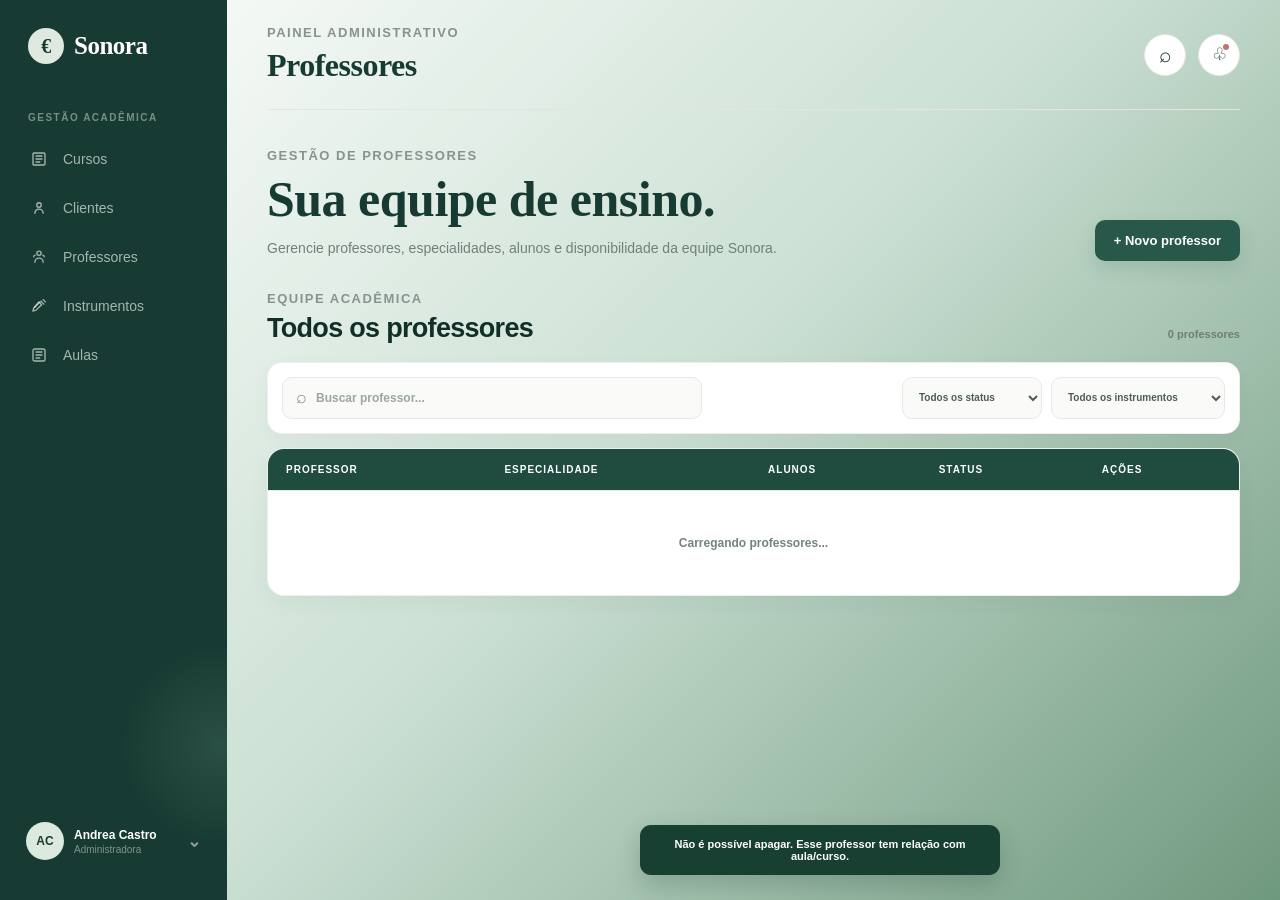
<file: front-end/professores.html>
<!DOCTYPE html>
<html lang="pt-BR">

<head>
    <meta charset="UTF-8">

    <meta
        name="viewport"
        content="width=device-width, initial-scale=1.0"
    >

    <meta
        name="description"
        content="Painel de gerenciamento de professores Sonora."
    >

    <title>Sonora — Professores</title>

    <link
        rel="stylesheet"
        href="assets/css/dashboard.css"
    >

    <link
        rel="stylesheet"
        href="assets/css/professores.css"
    >
</head>


<body>

<div class="app">

    <!-- =====================================================
         SIDEBAR
    ====================================================== -->

    <aside class="sidebar">

        <a
            class="brand"
            href="cursos.html"
        >
            <span>€</span>
            Sonora
        </a>


        <p class="workspace">
            GESTÃO ACADÊMICA
        </p>


        <nav class="main-nav">

    <a class="nav-item active" href="cursos.html">
        <i class="nav-icon" aria-hidden="true">
            <svg viewBox="0 0 24 24" fill="none">
                <path d="M4 5.5C4 4.67 4.67 4 5.5 4H18.5C19.33 4 20 4.67 20 5.5V18.5C20 19.33 19.33 20 18.5 20H5.5C4.67 20 4 19.33 4 18.5V5.5Z"
                      stroke="currentColor"
                      stroke-width="1.8"/>
                <path d="M8 8H16M8 12H16M8 16H13"
                      stroke="currentColor"
                      stroke-width="1.8"
                      stroke-linecap="round"/>
            </svg>
        </i>

        <span>Cursos</span>
    </a>


    <a class="nav-item" href="clientes.html">
        <i class="nav-icon" aria-hidden="true">
            <svg viewBox="0 0 24 24" fill="none">
                <circle cx="12" cy="8" r="3"
                        stroke="currentColor"
                        stroke-width="1.8"/>

                <path d="M6.5 19C6.5 15.96 8.96 13.5 12 13.5C15.04 13.5 17.5 15.96 17.5 19"
                      stroke="currentColor"
                      stroke-width="1.8"
                      stroke-linecap="round"/>
            </svg>
        </i>

        <span>Clientes</span>
    </a>


    <a class="nav-item" href="professores.html">
        <i class="nav-icon" aria-hidden="true">
            <svg viewBox="0 0 24 24" fill="none">
                <circle cx="12" cy="7" r="2.8"
                        stroke="currentColor"
                        stroke-width="1.8"/>

                <path d="M6.5 19C6.5 15.9 8.96 13.5 12 13.5C15.04 13.5 17.5 15.9 17.5 19"
                      stroke="currentColor"
                      stroke-width="1.8"
                      stroke-linecap="round"/>

                <path d="M17 9.5C18.1 9.7 19 10.65 19 11.8"
                      stroke="currentColor"
                      stroke-width="1.8"
                      stroke-linecap="round"/>

                <path d="M7 9.5C5.9 9.7 5 10.65 5 11.8"
                      stroke="currentColor"
                      stroke-width="1.8"
                      stroke-linecap="round"/>
            </svg>
        </i>

        <span>Professores</span>
    </a>


    <a class="nav-item" href="instrumentos.html">
        <i class="nav-icon" aria-hidden="true">
            <svg viewBox="0 0 24 24" fill="none">
                <path d="M14.5 5.5L18.5 9.5"
                      stroke="currentColor"
                      stroke-width="1.8"
                      stroke-linecap="round"/>

                <path d="M13.5 6.5L6 14"
                      stroke="currentColor"
                      stroke-width="1.8"
                      stroke-linecap="round"/>

                <path d="M17.5 3.5L20.5 6.5"
                      stroke="currentColor"
                      stroke-width="1.8"
                      stroke-linecap="round"/>

                <path d="M5 14.5L3.8 18.8L8.2 17.5L15.5 10.2L11.8 6.5L5 14.5Z"
                      stroke="currentColor"
                      stroke-width="1.8"
                      stroke-linejoin="round"/>
            </svg>
        </i>

        <span>Instrumentos</span>
    </a>


    <a class="nav-item" href="aulas.html">
        <i class="nav-icon" aria-hidden="true">
            <svg viewBox="0 0 24 24" fill="none">
                <rect x="4" y="4" width="16" height="16" rx="2"
                      stroke="currentColor"
                      stroke-width="1.8"/>

                <path d="M8 8H16M8 12H16M8 16H13"
                      stroke="currentColor"
                      stroke-width="1.8"
                      stroke-linecap="round"/>
            </svg>
        </i>

        <span>Aulas</span>
    </a>

</nav>

        <!-- ADMINISTRADOR -->

        <button
            class="admin"
            type="button"
            id="admin-button"
        >

            <span class="admin-avatar">
                AC
            </span>

            <span class="admin-info">

                <strong>
                    Andrea Castro
                </strong>

                <small>
                    Administradora
                </small>

            </span>

            <b class="admin-arrow">
                ⌄
            </b>

        </button>


        <!-- MENU ADMIN -->

        <div
            class="admin-menu"
            id="admin-menu"
            hidden
        >

            <button type="button">
                Meu perfil
            </button>

            <button type="button">
                Configurações
            </button>

            <button
                type="button"
                id="logout-button"
            >
                Sair
            </button>

        </div>


        <div class="side-orb"></div>

    </aside>


    <!-- =====================================================
         CONTEÚDO
    ====================================================== -->

    <main class="content">

        <!-- TOPBAR -->

        <header class="topbar">

            <div>

                <p class="eyebrow">
                    PAINEL ADMINISTRATIVO
                </p>

                <h1 id="page-title">
                    Professores
                </h1>

            </div>


            <div class="top-actions">

                <button
                    class="search"
                    type="button"
                    aria-label="Pesquisar"
                    id="search-button"
                >
                    ⌕
                </button>


                <button
                    class="bell"
                    type="button"
                    aria-label="Notificações"
                    id="notification-button"
                >
                    ♧
                    <i></i>
                </button>

            </div>

        </header>


        <!-- =====================================================
             PÁGINA PROFESSORES
        ====================================================== -->

        <section class="page-content professores-page">


            <!-- INTRO -->

            <div class="page-intro professores-intro">

                <div>

                    <p class="eyebrow">
                        GESTÃO DE PROFESSORES
                    </p>

                    <h2>
                        Sua equipe de ensino.
                    </h2>

                    <p>
                        Gerencie professores, especialidades,
                        alunos e disponibilidade da equipe Sonora.
                    </p>

                </div>


                <button
                    class="primary-action"
                    type="button"
                    id="new-teacher-button"
                >
                    + Novo professor
                </button>

            </div>


            <!-- =================================================
                 CABEÇALHO DA LISTA
            ================================================== -->

            <div class="teachers-section-header">

                <div>

                    <p class="eyebrow">
                        EQUIPE ACADÊMICA
                    </p>

                    <h2>
                        Todos os professores
                    </h2>

                </div>


                <span
                    class="teachers-counter"
                    id="teachers-counter"
                >
                    0 professores
                </span>

            </div>


            <!-- =================================================
                 FILTROS
            ================================================== -->

            <div class="teachers-toolbar">

                <div class="teacher-search">

                    <span>
                        ⌕
                    </span>

                    <input
                        type="search"
                        id="teacher-search"
                        placeholder="Buscar professor..."
                        autocomplete="off"
                    >

                </div>


                <div class="teacher-filters">

                    <select
                        id="teacher-status-filter"
                        aria-label="Filtrar por status"
                    >

                        <option value="all">
                            Todos os status
                        </option>

                        <option value="1">
                            Ativos
                        </option>

                        <option value="0">
                            Inativos
                        </option>

                    </select>


                    <select
                        id="teacher-course-filter"
                        aria-label="Filtrar por instrumento"
                    >

                        <option value="all">
                            Todos os instrumentos
                        </option>

                    </select>

                </div>

            </div>


            <!-- =================================================
                 TABELA
            ================================================== -->

            <div class="teachers-table-wrapper">

                <table class="teachers-table">

                    <thead>

                        <tr>

                            <th>
                                PROFESSOR
                            </th>

                            <th>
                                ESPECIALIDADE
                            </th>

                            <th>
                                ALUNOS
                            </th>

                            <th>
                                STATUS
                            </th>

                            <th>
                                AÇÕES
                            </th>

                        </tr>

                    </thead>


                    <tbody id="teachers-list">

                        <tr class="loading-row">

                            <td colspan="5">
                                Carregando professores...
                            </td>

                        </tr>

                    </tbody>

                </table>


                <!-- ESTADO VAZIO -->

                <div
                    class="empty-state"
                    id="empty-state"
                    hidden
                >

                    <div class="empty-icon">
                        ⌕
                    </div>

                    <h3>
                        Nenhum professor encontrado
                    </h3>

                    <p>
                        Tente alterar a busca ou os filtros.
                    </p>

                </div>

            </div>

        </section>


        <!-- =====================================================
             MODAL — CADASTRAR / EDITAR
        ====================================================== -->

        <div
            class="modal-overlay"
            id="teacher-modal"
            hidden
        >

            <div
                class="teacher-modal"
                role="dialog"
                aria-modal="true"
                aria-labelledby="teacher-modal-title"
            >

                <!-- CABEÇALHO -->

                <div class="teacher-modal-header">

                    <div>

                        <p class="eyebrow">
                            <span id="teacher-modal-eyebrow">
                                NOVO CADASTRO
                            </span>
                        </p>

                        <h2 id="teacher-modal-title">
                            Novo professor
                        </h2>

                        <p id="teacher-modal-description">
                            Cadastre um novo professor na equipe Sonora.
                        </p>

                    </div>


                    <button
                        type="button"
                        class="modal-close"
                        id="close-teacher-modal"
                        aria-label="Fechar"
                    >
                        ×
                    </button>

                </div>


                <!-- FORMULÁRIO -->

                <form id="teacher-form">

                    <!-- NOME -->

                    <div class="form-group">

                        <label for="teacher-name">
                            Nome completo
                        </label>

                        <input
                            type="text"
                            id="teacher-name"
                            name="nome"
                            placeholder="Ex.: João da Silva"
                            autocomplete="name"
                            required
                        >

                    </div>


                    <!-- INSTRUMENTO -->

                    <div class="form-group">

                        <label for="teacher-instrument">
                            Instrumento / especialidade
                        </label>

                        <select
                            id="teacher-instrument"
                            name="id_instrumento"
                            required
                        >

                            <option value="">
                                Selecione um instrumento
                            </option>

                        </select>

                    </div>


                    <!-- LINHA DUPLA -->

                    <div class="form-row">

                        <!-- ALUNOS -->

                        <div class="form-group">

                            <label for="teacher-students">
                                Alunos
                            </label>

                            <input
                                type="number"
                                id="teacher-students"
                                name="alunos"
                                min="0"
                                value="0"
                                required
                            >

                        </div>


                        <!-- STATUS -->

                        <div class="form-group">

                            <label for="teacher-status">
                                Status
                            </label>

                            <select
                                id="teacher-status"
                                name="status"
                                required
                            >

                                <option value="1">
                                    Ativo
                                </option>

                                <option value="0">
                                    Inativo
                                </option>

                            </select>

                        </div>

                    </div>


                    <!-- ERRO DO FORM -->

                    <p
                        class="modal-error"
                        id="teacher-modal-error"
                        hidden
                    ></p>


                    <!-- AÇÕES -->

                    <div class="teacher-modal-actions">

                        <button
                            type="button"
                            class="modal-cancel"
                            id="cancel-teacher-modal"
                        >
                            Cancelar
                        </button>


                        <button
                            type="submit"
                            class="primary-action modal-submit"
                            id="teacher-submit"
                        >
                            Cadastrar professor
                        </button>

                    </div>

                </form>

            </div>

        </div>


        <!-- =====================================================
             MODAL — CONFIRMAR EXCLUSÃO
        ====================================================== -->

        <div
            class="modal-overlay"
            id="delete-modal"
            hidden
        >

            <div
                class="delete-modal"
                role="dialog"
                aria-modal="true"
                aria-labelledby="delete-modal-title"
            >

                <div class="delete-icon">

                    <svg
                        viewBox="0 0 24 24"
                        aria-hidden="true"
                    >
                        <path
                            d="M6 7h12M9 7V5.8c0-.44.36-.8.8-.8h4.4c.44 0 .8.36.8.8V7m-8 0 .7 12h6.6l.7-12M10 11v5m4-5v5"
                        />
                    </svg>

                </div>


                <div class="delete-modal-content">

                    <p class="eyebrow">
                        EXCLUIR PROFESSOR
                    </p>

                    <h2 id="delete-modal-title">
                        Apagar professor?
                    </h2>

                    <p>
                        Tem certeza que deseja apagar
                        <strong id="delete-teacher-name"></strong>?
                    </p>

                    <span>
                        Essa ação não poderá ser desfeita.
                    </span>

                </div>


                <p
                    class="delete-error"
                    id="delete-error"
                    hidden
                ></p>


                <div class="delete-modal-actions">

                    <button
                        type="button"
                        class="modal-cancel"
                        id="cancel-delete"
                    >
                        Cancelar
                    </button>


                    <button
                        type="button"
                        class="delete-confirm"
                        id="confirm-delete"
                    >

                        <svg
                            viewBox="0 0 24 24"
                            aria-hidden="true"
                        >
                            <path
                                d="M6 7h12M9 7V5.8c0-.44.36-.8.8-.8h4.4c.44 0 .8.36.8.8V7m-8 0 .7 12h6.6l.7-12M10 11v5m4-5v5"
                            />
                        </svg>

                        Apagar professor

                    </button>

                </div>

            </div>

        </div>


        <!-- TOAST -->

        <p
            class="toast"
            id="toast"
            aria-live="polite"
        ></p>

    </main>

</div>


<script src="assets/js/dashboard.js"></script>

<script src="assets/js/professores.js"></script>


</body>

</html>
</file>
<file: front-end/assets/css/style.css>
/* =========================================================
   SONORA — TELA INICIAL
========================================================= */

* {
    margin: 0;
    padding: 0;
    box-sizing: border-box;
}

:root {
    --green-dark: #102f27;
    --green: #17604b;
    --green-light: #dcebe2;

    --cream: #f5f3ec;
    --cream-dark: #ebe8dc;

    --text: #19352c;
    --muted: #7c8983;

    --white: #ffffff;
}

body {
    min-height: 100vh;

    font-family:
        "DM Sans",
        Arial,
        sans-serif;

    color: var(--text);

    background:
        radial-gradient(
            circle at 80% 20%,
            #03ec49,
            transparent 30%
        ),
        var(--cream);

    overflow-x: hidden;
}


/* =========================================================
   CONTAINER
========================================================= */

.landing {
    position: relative;

    min-height: 100vh;

    display: grid;

    grid-template-columns:
        minmax(0, 1.15fr)
        minmax(400px, 0.85fr);

    overflow: hidden;
}


/* =========================================================
   DECORAÇÃO
========================================================= */

.background-shape {
    position: absolute;

    border-radius: 50%;

    pointer-events: none;
}

.shape-one {
    width: 500px;
    height: 500px;

    left: -280px;
    bottom: -220px;

    background: #dce9df;

    opacity: 0.6;
}

.shape-two {
    width: 280px;
    height: 280px;

    right: 20%;
    top: -150px;

    border: 1px solid rgba(23, 96, 75, 0.08);
}


/* =========================================================
   HERO
========================================================= */

.hero {
    position: relative;
    z-index: 2;

    display: flex;
    flex-direction: column;

    justify-content: center;

    padding:
        70px
        clamp(40px, 7vw, 110px);

    min-height: 100vh;
}


/* =========================================================
   LOGO
========================================================= */

.brand {
    position: absolute;

    top: 42px;
    left: clamp(40px, 7vw, 110px);

    display: flex;
    align-items: center;

    gap: 10px;
}

.brand-mark {
    width: 39px;
    height: 39px;

    display: flex;
    align-items: center;
    justify-content: center;

    border-radius: 11px;

    color: #fff;

    background: var(--green);

    font-size: 17px;
    font-weight: 900;

    box-shadow:
        0 8px 18px rgba(23, 96, 75, 0.16);
}

.brand-name {
    color: var(--green-dark);

    font-size: 20px;
    font-weight: 800;

    letter-spacing: -0.7px;
}


/* =========================================================
   CONTEÚDO
========================================================= */

.hero-content {
    max-width: 650px;

    margin-top: 45px;
}

.eyebrow {
    margin-bottom: 13px;

    color: var(--green);

    font-size: 10px;
    font-weight: 900;

    letter-spacing: 2px;
}

h1 {
    max-width: 620px;

    color: var(--green-dark);

    font-size:
        clamp(45px, 5vw, 76px);

    font-weight: 900;

    line-height: 0.98;

    letter-spacing: -3px;
}

h1 span {
    display: block;

    color: var(--green);
}

.hero-description {
    max-width: 500px;

    margin-top: 25px;

    color: var(--muted);

    font-size: 15px;
    font-weight: 500;

    line-height: 1.7;
}


/* =========================================================
   BOTÃO
========================================================= */

.enter-button {
    width: fit-content;

    display: flex;
    align-items: center;

    gap: 18px;

    margin-top: 32px;

    padding: 15px 18px 15px 21px;

    border-radius: 12px;

    color: #fff;

    background: var(--green);

    text-decoration: none;

    font-size: 12px;
    font-weight: 800;

    box-shadow:
        0 12px 25px rgba(23, 96, 75, 0.18);

    transition:
        transform 0.2s ease,
        box-shadow 0.2s ease,
        background 0.2s ease;
}

.enter-button b {
    width: 28px;
    height: 28px;

    display: flex;
    align-items: center;
    justify-content: center;

    border-radius: 8px;

    color: var(--green);

    background: #fff;

    font-size: 16px;

    transition:
        transform 0.2s ease;
}

.enter-button:hover {
    transform: translateY(-3px);

    background: #124f3e;

    box-shadow:
        0 16px 30px rgba(23, 96, 75, 0.22);
}

.enter-button:hover b {
    transform: translateX(3px);
}


/* =========================================================
   FEATURES
========================================================= */

.features {
    display: grid;

    grid-template-columns:
        repeat(3, minmax(0, 1fr));

    gap: 10px;

    max-width: 650px;

    margin-top: 65px;
}

.feature-card {
    display: flex;
    align-items: center;

    gap: 10px;

    padding: 12px;

    border:
        1px solid rgba(25, 42, 35, 0.06);

    border-radius: 13px;

    background:
        rgba(255, 255, 255, 0.65);

    backdrop-filter: blur(10px);

    transition:
        transform 0.2s ease,
        background 0.2s ease;
}

.feature-card:hover {
    transform: translateY(-3px);

    background: #fff;
}

.feature-icon {
    width: 38px;
    height: 38px;

    flex: 0 0 auto;

    display: flex;
    align-items: center;
    justify-content: center;

    border-radius: 10px;

    color: var(--green);

    background: var(--green-light);

    font-size: 17px;
}

.feature-card strong {
    display: block;

    color: var(--green-dark);

    font-size: 10px;
    font-weight: 900;
}

.feature-card small {
    display: block;

    margin-top: 3px;

    color: #929d98;

    font-size: 8px;
    font-weight: 600;
}


/* =========================================================
   RODAPÉ
========================================================= */

footer {
    position: absolute;

    bottom: 30px;

    left: clamp(40px, 7vw, 110px);

    display: flex;

    gap: 10px;

    color: #9ba49f;

    font-size: 8px;
    font-weight: 700;

    letter-spacing: 0.5px;
}

footer span:first-child {
    color: var(--green);
}


/* =========================================================
   PAINEL VISUAL
========================================================= */

.visual {
    position: relative;

    min-height: 100vh;

    display: flex;
    align-items: center;
    justify-content: center;

    padding: 50px;

    background:
        linear-gradient(
            145deg,
            #dcebe2,
            #c9ded2
        );

    overflow: hidden;
}

.visual::before {
    content: "";

    position: absolute;

    width: 500px;
    height: 500px;

    border-radius: 50%;

    right: -200px;
    bottom: -190px;

    background: rgba(255, 255, 255, 0.25);
}

.visual::after {
    content: "";

    position: absolute;

    width: 320px;
    height: 320px;

    border-radius: 50%;

    left: -170px;
    top: -130px;

    border:
        1px solid rgba(23, 96, 75, 0.08);
}


/* =========================================================
   CARD VISUAL
========================================================= */

.visual-card {
    position: relative;
    z-index: 2;

    width: min(390px, 100%);

    padding: 25px;

    border:
        1px solid rgba(255, 255, 255, 0.7);

    border-radius: 24px;

    background:
        rgba(255, 255, 255, 0.82);

    backdrop-filter: blur(20px);

    box-shadow:
        0 30px 70px rgba(23, 65, 50, 0.12);

    transform: rotate(2deg);

    transition:
        transform 0.3s ease;
}

.visual-card:hover {
    transform:
        rotate(0deg)
        translateY(-5px);
}


/* =========================================================
   CABEÇALHO CARD
========================================================= */

.visual-header {
    display: flex;
    align-items: center;
    justify-content: space-between;

    padding-bottom: 20px;

    border-bottom:
        1px solid #edf0ed;
}

.visual-header span {
    display: block;

    margin-bottom: 5px;

    color: var(--green);

    font-size: 8px;
    font-weight: 900;

    letter-spacing: 1.5px;
}

.visual-header strong {
    color: var(--green-dark);

    font-size: 13px;
    font-weight: 900;
}

.status-dot {
    width: 9px;
    height: 9px;

    border-radius: 50%;

    background: #36a373;

    box-shadow:
        0 0 0 5px #e1f1e7;
}


/* =========================================================
   CONTEÚDO CARD
========================================================= */

.visual-content {
    padding: 27px 0;
}

.visual-label {
    margin-bottom: 8px;

    color: #89958f;

    font-size: 8px;
    font-weight: 900;

    letter-spacing: 1.2px;
}

.visual-number {
    color: var(--green-dark);

    font-size: 52px;
    font-weight: 900;

    line-height: 1;
}

.visual-text {
    margin-top: 5px;

    color: #8a9690;

    font-size: 10px;
    font-weight: 600;
}


/* =========================================================
   GRÁFICO
========================================================= */

.mini-chart {
    height: 115px;

    display: flex;
    align-items: flex-end;

    gap: 9px;

    margin-top: 25px;

    padding:
        15px 12px 0;

    border-bottom:
        1px solid #e9eeea;
}

.mini-chart div {
    flex: 1;

    border-radius:
        6px 6px 0 0;

    background:
        #b9d4c5;

    transition:
        height 0.3s ease;
}

.mini-chart div:nth-child(4) {
    background: var(--green);
}


/* =========================================================
   RODAPÉ CARD
========================================================= */

.visual-bottom {
    display: flex;
    align-items: center;
    justify-content: space-between;

    padding-top: 17px;
}

.visual-bottom div {
    display: flex;
    align-items: center;

    gap: 7px;

    color: #718079;

    font-size: 9px;
    font-weight: 700;
}

.visual-bottom div span {
    width: 6px;
    height: 6px;

    border-radius: 50%;

    background: #3b9b71;
}

.visual-bottom strong {
    color: var(--green-dark);

    font-size: 16px;
    font-weight: 900;
}


/* =========================================================
   RESPONSIVO
========================================================= */

@media (max-width: 1000px) {

    .landing {
        grid-template-columns: 1fr;
    }

    .hero {
        min-height: auto;

        padding:
            120px
            50px
            100px;
    }

    .brand {
        left: 50px;
    }

    .visual {
        min-height: 550px;

        padding: 70px 30px;
    }

    footer {
        left: 50px;
    }
}


@media (max-width: 650px) {

    .hero {
        padding:
            105px
            25px
            80px;
    }

    .brand {
        top: 30px;
        left: 25px;
    }

    h1 {
        font-size: 46px;

        letter-spacing: -2px;
    }

    .hero-description {
        font-size: 13px;
    }

    .features {
        grid-template-columns: 1fr;

        margin-top: 45px;
    }

    .feature-card {
        min-height: 60px;
    }

    footer {
        left: 25px;
        bottom: 25px;
    }

    .visual {
        min-height: 470px;

        padding: 45px 20px;
    }

    .visual-card {
        width: 100%;

        padding: 20px;
    }
}


@media (max-width: 400px) {

    h1 {
        font-size: 40px;
    }

    .enter-button {
        width: 100%;

        justify-content: space-between;
    }
}
</file>
<file: front-end/assets/css/dashboard.css>
/* =========================================================
   RESET
========================================================= */

* {
    margin: 0;
    padding: 0;
    box-sizing: border-box;
}

html {
    scroll-behavior: smooth;
    min-height: 100%;
}

body {
    min-height: 100vh;
    min-height: 100dvh;

    font-family: "DM Sans", sans-serif;

    background: linear-gradient(
        135deg,
        #ffffff 0%,
        #cbe0d3 50%,
        #6f997f 100%
    );

    color: #24312b;

    -webkit-font-smoothing: antialiased;
    text-rendering: optimizeLegibility;
}

button,
input,
select,
textarea {
    font: inherit;
}

button {
    border: 0;
    cursor: pointer;
}

a {
    color: inherit;
    text-decoration: none;
}


/* =========================================================
   VARIÁVEIS
========================================================= */

:root {
    --green-dark: #173b32;
    --green: #28584a;
    --green-light: #dce9df;

    --cream: #f6f4ef;
    --white: #ffffff;

    --sand: #e9dfca;
    --sand-dark: #b69e70;

    --blue: #dce9ef;
    --blue-dark: #547b8a;

    --rose: #f0dfe0;
    --rose-dark: #a66e72;

    --gold: #eee1bb;

    --text: #24312b;
    --text-light: #718078;
    --text-muted: #98a19c;

    --border: #e5e5df;

    --shadow: 0 10px 30px rgba(36, 49, 43, 0.06);

    --radius: 18px;

    --sidebar-width: 227px;
}


/* =========================================================
   APP
========================================================= */

.app {
    position: relative;

    display: flex;

    width: 100%;
    min-width: 0;

    min-height: 100vh;
    min-height: 100dvh;
}


/* =========================================================
   SIDEBAR
========================================================= */

.sidebar {
    position: fixed;

    top: 0;
    left: 0;
    bottom: 0;

    width: var(--sidebar-width);

    height: 100vh;
    height: 100dvh;

    min-height: 100vh;
    min-height: 100dvh;

    display: flex;
    flex-direction: column;

    padding: 28px 18px;

    overflow: hidden;

    background: var(--green-dark);
    color: white;

    z-index: 1000;

    flex-shrink: 0;
}


/* =========================================================
   LOGO
========================================================= */

.brand {
    position: relative;

    width: 100%;

    display: flex;
    align-items: center;

    gap: 10px;

    margin: 0 0 48px;
    padding: 0 10px;

    color: white;

    font-family: "Playfair Display", serif;
    font-size: 25px;
    font-weight: 600;

    letter-spacing: -0.5px;

    z-index: 2;
}

.brand span {
    display: flex;
    align-items: center;
    justify-content: center;

    flex-shrink: 0;

    width: 36px;
    height: 36px;

    border-radius: 50%;

    background: #dfe9df;
    color: var(--green-dark);

    font-family: "Playfair Display", serif;
    font-size: 20px;
    font-weight: 700;
}


/* =========================================================
   WORKSPACE
========================================================= */

.workspace {
    position: relative;

    margin-bottom: 14px;
    padding-left: 10px;

    color: rgba(255, 255, 255, 0.42);

    font-size: 10px;
    font-weight: 700;

    letter-spacing: 1.5px;

    z-index: 2;
}


/* =========================================================
   NAVEGAÇÃO
========================================================= */

.sidebar nav {
    position: relative;

    width: 100%;

    display: flex;
    flex-direction: column;

    gap: 5px;

    z-index: 2;
}

.nav-item {
    width: 100%;

    display: flex;
    align-items: center;

    gap: 13px;

    padding: 12px 10px;

    border-radius: 10px;

    color: rgba(255, 255, 255, 0.62);

    background: transparent;

    font-size: 14px;
    font-weight: 500;

    transition:
        background 0.2s ease,
        color 0.2s ease,
        transform 0.2s ease;
}

.nav-item i {
    width: 22px;

    display: flex;
    justify-content: center;

    flex-shrink: 0;

    font-size: 17px;
    font-style: normal;
}

.nav-item:hover {
    color: white;

    background: rgba(255, 255, 255, 0.08);

    transform: translateX(2px);
}

.nav-item.active {
    color: var(--green-dark);

    background: #eef1e9;

    font-weight: 700;
}

.nav-item.active:hover {
    transform: none;
}


/* =========================================================
   ÍCONES DA NAVEGAÇÃO
========================================================= */

.nav-icon {
    width: 20px;
    height: 20px;

    display: flex;
    align-items: center;
    justify-content: center;

    flex-shrink: 0;

    color: currentColor;
}

.nav-icon svg {
    width: 18px;
    height: 18px;

    display: block;
}


/* =========================================================
   ADMIN
========================================================= */

.admin {
    position: relative;

    width: 100%;

    display: flex;
    align-items: center;

    gap: 10px;

    margin-top: auto;
    padding: 12px 8px;

    color: white;

    background: transparent;

    text-align: left;

    z-index: 10;
}

.admin-avatar {
    width: 38px;
    height: 38px;

    flex-shrink: 0;

    display: flex;
    align-items: center;
    justify-content: center;

    border-radius: 50%;

    background: #dce9df;
    color: var(--green-dark);

    font-size: 12px;
    font-weight: 700;
}

.admin-info {
    min-width: 0;

    display: flex;
    flex-direction: column;

    gap: 2px;
}

.admin-info strong {
    font-size: 12px;
    font-weight: 700;
}

.admin-info small {
    color: rgba(255, 255, 255, 0.45);

    font-size: 10px;
}

.admin-arrow {
    margin-left: auto;

    color: rgba(255, 255, 255, 0.5);

    font-size: 17px;
}


/* =========================================================
   ADMIN MENU
========================================================= */

.admin-menu {
    position: absolute;

    left: 18px;
    right: 18px;
    bottom: 72px;

    display: flex;
    flex-direction: column;

    padding: 7px;

    border: 1px solid rgba(255, 255, 255, 0.08);
    border-radius: 13px;

    background: #21483e;

    box-shadow:
        0 15px 35px rgba(0, 0, 0, 0.25);

    z-index: 50;
}

.admin-menu[hidden] {
    display: none;
}

.admin-menu button {
    padding: 10px 12px;

    border-radius: 8px;

    color: rgba(255, 255, 255, 0.8);

    background: transparent;

    text-align: left;

    font-size: 12px;
}

.admin-menu button:hover {
    color: white;

    background: rgba(255, 255, 255, 0.08);
}


/* =========================================================
   EFEITO ORB
========================================================= */

.side-orb {
    position: absolute;

    width: 210px;
    height: 210px;

    right: -100px;
    bottom: 50px;

    border-radius: 50%;

    background:
        radial-gradient(
            circle,
            rgba(106, 154, 132, 0.22),
            transparent 68%
        );

    pointer-events: none;
}


/* =========================================================
   CONTEÚDO PRINCIPAL
========================================================= */

.content {
    width: calc(100% - var(--sidebar-width));

    min-width: 0;
    min-height: 100vh;
    min-height: 100dvh;

    margin-left: var(--sidebar-width);

    padding: 0 40px 60px;
}


/* =========================================================
   TOPBAR
========================================================= */

.topbar {
    min-height: 110px;

    display: flex;
    align-items: center;
    justify-content: space-between;

    border-bottom: 1px solid var(--border);
}

.eyebrow {
    margin-bottom: 7px;

    color: #89938d;

    font-size: 13px;
    font-weight: 700;

    letter-spacing: 1.5px;
}

.topbar h1 {
    color: var(--green-dark);

    font-family: "Playfair Display", serif;

    font-size: 32px;
    font-weight: 600;

    letter-spacing: -0.5px;
}


/* =========================================================
   TOP ACTIONS
========================================================= */

.top-actions {
    display: flex;
    align-items: center;

    gap: 12px;
}

.search,
.bell {
    position: relative;

    width: 42px;
    height: 42px;

    display: flex;
    align-items: center;
    justify-content: center;

    border: 1px solid var(--border);
    border-radius: 50%;

    color: var(--green-dark);

    background: white;

    font-size: 21px;

    transition:
        transform 0.2s ease,
        background 0.2s ease;
}

.search:hover,
.bell:hover {
    transform: translateY(-2px);

    background: #f0f1eb;
}

.bell {
    font-size: 17px;
}

.bell i {
    position: absolute;

    width: 6px;
    height: 6px;

    top: 9px;
    right: 10px;

    border-radius: 50%;

    background: #bd756e;
}


/* =========================================================
   PAGE CONTENT
========================================================= */

.page-content {
    width: 100%;

    padding-top: 38px;
}


/* =========================================================
   PAGE INTRO
========================================================= */

.page-intro {
    display: flex;
    align-items: flex-end;
    justify-content: space-between;

    gap: 30px;

    margin-bottom: 35px;
}

.page-intro.compact {
    margin-bottom: 28px;
}

.page-intro h2,
.section-title h2 {
    color: var(--green-dark);

    font-family: "Playfair Display", serif;

    font-size: 50px;
    font-weight: 600;

    letter-spacing: -0.5px;
}

.page-intro p:not(.eyebrow) {
    max-width: 620px;

    margin-top: 9px;

    color: var(--text-light);

    font-size: 14px;
    line-height: 1.7;
}


/* =========================================================
   BOTÃO PRINCIPAL
========================================================= */

.primary-action {
    flex-shrink: 0;

    padding: 13px 19px;

    border-radius: 10px;

    color: white;

    background: var(--green);

    font-size: 13px;
    font-weight: 700;

    box-shadow:
        0 8px 18px rgba(40, 88, 74, 0.15);

    transition:
        transform 0.2s ease,
        background 0.2s ease,
        box-shadow 0.2s ease;
}

.primary-action:hover {
    background: #1f4c3e;

    transform: translateY(-2px);

    box-shadow:
        0 12px 22px rgba(40, 88, 74, 0.2);
}

.primary-action:active {
    transform: translateY(0);
}


/* =========================================================
   BOTÃO DE TEXTO
========================================================= */

.text-button {
    color: var(--green);

    background: transparent;

    font-size: 12px;
    font-weight: 700;
}

.text-button:hover {
    text-decoration: underline;
}


/* =========================================================
   STATS
========================================================= */

.stats {
    display: grid;

    grid-template-columns:
        repeat(4, minmax(0, 1fr));

    gap: 15px;

    margin-bottom: 50px;
}

.stats article {
    min-height: 130px;

    display: flex;
    align-items: flex-start;

    gap: 13px;

    padding: 20px;

    border: 1px solid var(--border);
    border-radius: var(--radius);

    background: white;

    box-shadow: var(--shadow);
}

.stat-icon {
    width: 40px;
    height: 40px;

    flex-shrink: 0;

    display: flex;
    align-items: center;
    justify-content: center;

    border-radius: 12px;

    font-size: 17px;
}

.stat-icon.green {
    background: var(--green-light);
    color: var(--green);
}

.stat-icon.sand {
    background: var(--sand);
    color: var(--sand-dark);
}

.stat-icon.blue {
    background: var(--blue);
    color: var(--blue-dark);
}

.stat-icon.rose {
    background: var(--rose);
    color: var(--rose-dark);
}

.stats article > div {
    min-width: 0;
}

.stats strong {
    display: block;

    color: var(--green-dark);

    font-family: "Playfair Display", serif;

    font-size: 27px;
    font-weight: 600;
}

.stats p {
    margin-top: 1px;

    color: var(--text-light);

    font-size: 11px;
}

.stats em {
    display: none;
}


/* =========================================================
   SECTION TITLE
========================================================= */

.section-title {
    display: flex;
    align-items: flex-end;
    justify-content: space-between;

    margin-bottom: 20px;
}


/* =========================================================
   TAGS
========================================================= */

.tag {
    display: inline-flex;
    align-items: center;
    justify-content: center;

    padding: 5px 9px;

    border-radius: 20px;

    font-size: 10px;
    font-weight: 700;

    white-space: nowrap;
}

.active-tag {
    color: #3c6a55;

    background: #e1eee4;
}

.pending-tag {
    color: #92734b;

    background: #f3e8ce;
}


/* =========================================================
   PESSOAS / AVATARES
========================================================= */

.person {
    width: 32px;
    height: 32px;

    display: inline-flex;
    align-items: center;
    justify-content: center;

    margin-right: 8px;

    border-radius: 50%;

    font-size: 10px;
    font-weight: 700;

    vertical-align: middle;
}

.large-person {
    width: 60px;
    height: 60px;

    display: flex;
    align-items: center;
    justify-content: center;

    margin-bottom: 18px;

    border-radius: 50%;

    font-size: 16px;
    font-weight: 700;
}

.rose-bg {
    background: var(--rose);
    color: var(--rose-dark);
}

.blue-bg {
    background: var(--blue);
    color: var(--blue-dark);
}

.gold-bg {
    background: var(--gold);
    color: #9a7d42;
}

.sand-bg {
    background: var(--sand);
    color: #927c53;
}

.green-bg {
    background: var(--green-light);
    color: var(--green);
}


/* =========================================================
   TOOLBAR
========================================================= */

.toolbar {
    display: flex;
    align-items: center;

    gap: 10px;

    margin-bottom: 18px;
}

.toolbar input {
    width: 280px;

    padding: 11px 14px;

    border: 1px solid var(--border);
    border-radius: 10px;

    outline: none;

    background: white;

    color: var(--text);

    font-size: 12px;
}

.toolbar input:focus {
    border-color: #9db4a8;
}

.toolbar button {
    padding: 11px 14px;

    border: 1px solid var(--border);
    border-radius: 10px;

    color: var(--text-light);

    background: white;

    font-size: 12px;
}


/* =========================================================
   DATA CARD
========================================================= */

.data-card {
    overflow: hidden;

    border: 1px solid var(--border);
    border-radius: var(--radius);

    background: white;

    box-shadow: var(--shadow);
}

.data-card table {
    width: 100%;

    border-collapse: collapse;
}

.data-card th {
    padding: 15px 18px;

    color: #929b96;

    background: #fafaf7;

    font-size: 9px;
    font-weight: 700;

    letter-spacing: 1px;

    text-align: left;
}

.data-card td {
    padding: 18px;

    border-top: 1px solid var(--border);

    color: var(--text);

    font-size: 12px;
}

.data-card tbody tr {
    transition: background 0.2s ease;
}

.data-card tbody tr:hover {
    background: #fcfcfa;
}


/* =========================================================
   MINI PROGRESS
========================================================= */

.mini-progress {
    position: relative;

    display: inline-block;

    width: 70px;
    height: 6px;

    margin-right: 8px;

    overflow: hidden;

    border-radius: 20px;

    background: #e9ece7;

    vertical-align: middle;
}

.mini-progress i {
    position: absolute;

    top: 0;
    left: 0;

    width: 68%;
    height: 100%;

    border-radius: inherit;

    background: var(--green);
}

.mini-progress.half i {
    width: 42%;
}

.mini-progress.high i {
    width: 86%;
}


/* =========================================================
   TOAST
========================================================= */

.toast {
    position: fixed;

    left: 50%;
    bottom: 30px;

    transform: translate(-50%, 30px);

    min-width: 250px;

    padding: 13px 18px;

    border-radius: 10px;

    color: white;

    background: var(--green-dark);

    box-shadow:
        0 12px 30px rgba(0, 0, 0, 0.18);

    font-size: 12px;
    font-weight: 600;

    text-align: center;

    opacity: 0;

    pointer-events: none;

    transition:
        opacity 0.25s ease,
        transform 0.25s ease;

    z-index: 9999;
}

.toast.show {
    opacity: 1;

    transform: translate(-50%, 0);
}


/* =========================================================
   FOCUS
========================================================= */

button:focus-visible,
a:focus-visible,
input:focus-visible,
select:focus-visible,
textarea:focus-visible {
    outline: 3px solid rgba(83, 125, 108, 0.25);
    outline-offset: 2px;
}


/* =========================================================
   RESPONSIVIDADE — TABLET
========================================================= */

@media (max-width: 1100px) {

    :root {
        --sidebar-width: 220px;
    }

    .sidebar {
        width: var(--sidebar-width);
    }

    .content {
        width: calc(100% - var(--sidebar-width));

        margin-left: var(--sidebar-width);

        padding-left: 30px;
        padding-right: 30px;
    }

    .stats {
        grid-template-columns:
            repeat(2, minmax(0, 1fr));
    }
}


/* =========================================================
   RESPONSIVIDADE — MOBILE
========================================================= */

@media (max-width: 800px) {

    :root {
        --sidebar-width: 72px;
    }

    .sidebar {
        width: var(--sidebar-width);

        padding: 24px 10px;
    }

    .brand {
        justify-content: center;

        margin-bottom: 35px;
        padding: 0;

        font-size: 0;
    }

    .brand span {
        width: 40px;
        height: 40px;
    }

    .workspace {
        display: none;
    }

    .nav-item {
        justify-content: center;

        padding: 13px 8px;
    }

    .nav-item span {
        display: none;
    }

    .nav-item i {
        font-size: 18px;
    }

    .admin {
        justify-content: center;
    }

    .admin-info,
    .admin-arrow {
        display: none;
    }

    .admin-avatar {
        width: 38px;
        height: 38px;
    }

    .admin-menu {
        left: 8px;
        right: auto;

        width: 190px;
    }

    .content {
        width: calc(100% - var(--sidebar-width));

        margin-left: var(--sidebar-width);

        padding-left: 22px;
        padding-right: 22px;
    }

    .page-intro {
        align-items: flex-start;

        flex-direction: column;
    }

    .primary-action {
        width: 100%;
    }

    .section-title {
        align-items: flex-start;

        flex-direction: column;

        gap: 10px;
    }
}


/* =========================================================
   RESPONSIVIDADE — CELULAR
========================================================= */

@media (max-width: 560px) {

    .content {
        padding-left: 16px;
        padding-right: 16px;
    }

    .topbar {
        min-height: 90px;
    }

    .topbar h1 {
        font-size: 26px;
    }

    .stats {
        grid-template-columns: 1fr;
    }

    .page-intro h2,
    .section-title h2 {
        font-size: 25px;
    }

    .toolbar {
        align-items: stretch;

        flex-direction: column;
    }

    .toolbar input {
        width: 100%;
    }

    .data-card {
        overflow-x: auto;
    }

    .data-card table {
        min-width: 650px;
    }
}


/* =========================================================
   REDUÇÃO DE MOVIMENTO
========================================================= */

@media (prefers-reduced-motion: reduce) {

    html {
        scroll-behavior: auto;
    }

    *,
    *::before,
    *::after {
        transition-duration: 0.01ms !important;
        animation-duration: 0.01ms !important;
        animation-iteration-count: 1 !important;
    }
}
</file>
<file: front-end/assets/css/aulas.css>
/* =========================================================
   SONORA — AULAS
========================================================= */

@import url("https://fonts.googleapis.com/css2?family=DM+Sans:wght@400;500;600;700;800&family=Playfair+Display:wght@700&display=swap");


/* =========================================================
   VARIÁVEIS
========================================================= */

:root {
    --ink: #123229;
    --line: #e2eae5;

    --green: #17644e;
    --green-dark: #123e33;
    --green-light: #e5f1e9;

    --calendar-bg: #ffffff;
    --slot-bg: #f7faf8;
    --slot-hover: #edf6f1;

    --shadow:
        0 14px 35px rgba(21, 57, 45, .09);
}


/* =========================================================
   RESET
========================================================= */

* {
    box-sizing: border-box;
}


body {
    margin: 0;

    min-width: 320px;

    font-family:
        "DM Sans",
        Arial,
        sans-serif;

    color: var(--ink);

    background: linear-gradient(135deg, #b8c2b7 0%, #cbe0d3 50%, #6f997f 100%);
    color: #24312b;
}


button,
input,
select {
    font: inherit;
}


button {
    cursor: pointer;
}


/* =========================================================
   APP
========================================================= */

.app-shell {
    min-height: 100vh;

    display: flex;
}


/* =========================================================
   SIDEBAR
========================================================= */

.sidebar {
    width: 282px;
    flex: 0 0 282px;

    position: relative;

    overflow: hidden;

    padding:
        37px
        28px
        26px;

    color: #e9f3ed;

    background: #123e33;

    display: flex;
    flex-direction: column;
}


/* =========================================================
   MARCA
========================================================= */

.brand {
    display: flex;
    align-items: center;

    gap: 11px;

    color: white;

    text-decoration: none;

    font-family:
        "Playfair Display",
        Georgia,
        serif;

    font-size: 27px;
}


.brand > span {
    width: 41px;
    height: 41px;

    display: grid;
    place-items: center;

    border-radius: 50%;

    color: #155741;

    background: #e7f1e9;

    font-family:
        "DM Sans",
        sans-serif;

    font-size: 16px;
    font-weight: 800;
}


/* =========================================================
   LABEL SIDEBAR
========================================================= */

.workspace-label,
.eyebrow {
    margin: 0;

    color: #829b92;

    letter-spacing: 1.5px;

    font-size: 10px;
    font-weight: 800;
}


.workspace-label {
    margin:
        61px
        5px
        20px;
}


/* =========================================================
   NAVEGAÇÃO
========================================================= */

.main-nav {
    display: grid;

    gap: 8px;
}


.main-nav a {
    display: flex;
    align-items: center;

    gap: 17px;

    min-height: 51px;

    padding:
        0
        12px;

    border-radius: 10px;

    color: #b7ccc3;

    text-decoration: none;

    font-size: 14px;
    font-weight: 600;

    transition:
        color .18s ease,
        background .18s ease;
}


.main-nav a:hover,
.main-nav .active {
    color: white;

    background:
        rgba(
            255,
            255,
            255,
            .09
        );
}


/* =========================================================
   PERFIL
========================================================= */

.profile {
    width: 100%;

    margin-top: auto;

    padding:
        12px
        0
        0;

    border: 0;

    color: white;

    background: transparent;

    display: flex;
    align-items: center;

    gap: 10px;

    text-align: left;
}


.profile-avatar {
    width: 42px;
    height: 42px;

    display: grid;
    place-items: center;

    border-radius: 50%;

    color: #27614d;

    background: #e4f0e7;

    font-size: 11px;
    font-weight: 800;
}


.profile strong,
.profile small {
    display: block;
}


.profile strong {
    font-size: 12px;
}


.profile small {
    color: #a3bbb1;

    font-size: 10px;
}


.profile b {
    margin-left: auto;
}


/* =========================================================
   DECORAÇÃO SIDEBAR
========================================================= */

.side-orb {
    position: absolute;

    right: -95px;
    bottom: -135px;

    width: 250px;
    height: 250px;

    border-radius: 50%;

    background:
        radial-gradient(
            circle,
            #4c806b,
            transparent 70%
        );
}


/* =========================================================
   CONTEÚDO
========================================================= */

.main-content {
    min-width: 0;

    width: 100%;

    padding:
        27px
        52px
        55px;
}


/* =========================================================
   TOPBAR
========================================================= */

.topbar {
    min-height: 94px;

    display: flex;

    justify-content: space-between;

    border-bottom:
        1px solid
        rgba(
            61,
            97,
            81,
            .2
        );
}


.topbar h1 {
    margin:
        8px
        0
        0;

    color: #103229;

    font-family:
        "Playfair Display",
        Georgia,
        serif;

    font-size: 36px;
}


/* =========================================================
   BOTÕES DO TOPO
========================================================= */

.top-actions {
    display: flex;

    gap: 12px;

    margin-top: 10px;
}


.circle-button {
    width: 47px;
    height: 47px;

    border:
        1px solid
        #dbe4dd;

    border-radius: 50%;

    color: #1a5140;

    background: white;

    font-size: 18px;

    transition:
        background .18s ease,
        transform .18s ease;
}


.circle-button:hover {
    background: #f0f6f2;

    transform: translateY(-1px);
}


/* =========================================================
   PÁGINA DA AGENDA
========================================================= */

.agenda-page {
    width: 100%;

    max-width: 1600px;

    margin:
        42px
        auto
        0;
}


/* =========================================================
   CABEÇALHO DA AGENDA
========================================================= */

.agenda-heading {
    display: flex;

    align-items: flex-end;

    justify-content: space-between;

    gap: 24px;

    margin-bottom: 28px;
}


.agenda-heading h2 {
    margin:
        9px
        0
        7px;

    color: #123229;

    font-size: 33px;
}


.agenda-heading p:not(.eyebrow) {
    margin: 0;

    color: #697c74;

    font-size: 13px;
}


/* =========================================================
   BOTÕES
========================================================= */

.primary-button,
.secondary-button,
.danger-button {
    min-height: 46px;

    padding:
        0
        19px;

    border-radius: 10px;

    font-size: 13px;
    font-weight: 800;

    transition:
        transform .15s ease,
        box-shadow .15s ease;
}


.primary-button {
    border: 0;

    color: white;

    background: #17634d;
}


.primary-button:hover {
    transform: translateY(-1px);

    box-shadow:
        0 5px 14px
        rgba(
            23,
            99,
            77,
            .18
        );
}


.secondary-button {
    color: #32564a;

    border:
        1px solid
        #dbe7df;

    background: white;
}


.danger-button {
    color: white;

    border: 0;

    background: #b8494e;
}


.icon-text {
    color: #b34b50;

    border:
        1px solid
        #f2d9da;

    background: #fff5f5;
}


/* =========================================================
   CARD DO CALENDÁRIO
========================================================= */

.calendar-card {
    overflow: hidden;

    border:
        1px solid
        rgba(
            22,
            55,
            43,
            .08
        );

    border-radius: 18px;

    background: #17634d;

    box-shadow: var(--shadow);
}


/* =========================================================
   TOOLBAR
========================================================= */

.calendar-toolbar {
    min-height: 88px;

    padding:
        19px
        25px;

    display: flex;
    align-items: center;

    justify-content: space-between;

    gap: 20px;

    border-bottom:
        1px solid
        var(--line);
}


.calendar-title {
    display: flex;
    align-items: center;

    gap: 11px;
}


.calendar-title h3 {
    margin: 0;

    color: white;

    font-size: 16px;
    font-weight: 800;
}


.calendar-title span {
    padding:
        6px
        11px;

    border-radius: 999px;

    color: #277058;

    background: #e5f1e9;

    font-size: 11px;
    font-weight: 700;
}


/* =========================================================
   AÇÕES DA TOOLBAR
========================================================= */

.toolbar-actions {
    display: flex;
    align-items: center;

    gap: 17px;
}


/* =========================================================
   BUSCA
========================================================= */

.search-box {
    width: 250px;
    height: 42px;

    padding:
        0
        12px;

    display: flex;
    align-items: center;

    gap: 8px;

    border:
        1px solid
        #d8e3dc;

    border-radius: 10px;

    background: #fbfcfa;
}


.search-box > span {
    color: #70847b;

    font-size: 17px;
}


.search-box input {
    width: 100%;

    border: 0;

    outline: 0;

    color: #29473d;

    background: transparent;

    font-size: 12px;
}


/* =========================================================
   CONTROLES DA SEMANA
========================================================= */

.week-controls {
    display: flex;
    align-items: center;

    gap: 12px;

    color: white;

    font-size: 11px;
}


.week-controls button {
    width: 34px;
    height: 34px;

    border:
        1px solid
        #d7e3dc;

    border-radius: 8px;

    color: #31594b;

    background: white;

    font-size: 20px;

    line-height: 1;

    transition:
        background .15s ease,
        transform .15s ease;
}


.week-controls button:hover {
    background: #f1f7f3;

    transform: scale(1.04);
}


/* =========================================================
   SCROLL DO CALENDÁRIO
========================================================= */

.calendar-scroll {
    width: 100%;

    overflow-x: auto;
    overflow-y: hidden;

    background: white;
}


.calendar-scroll::-webkit-scrollbar {
    height: 10px;
}


.calendar-scroll::-webkit-scrollbar-track {
    background: #edf3ef;
}


.calendar-scroll::-webkit-scrollbar-thumb {
    border-radius: 10px;

    background: #b8cfc3;
}


/* =========================================================
   ESTRUTURA PRINCIPAL
========================================================= */

.weekly-calendar {
    /*
        78px = coluna dos horários

        7 dias com no mínimo 145px
    */

    min-width: 1120px;

    display: grid;

    grid-template-columns:
        78px
        repeat(
            7,
            minmax(
                145px,
                1fr
            )
        );

    /*
        82px = cabeçalho

        12 linhas × 96px

        O calendário possui:
        08:00
        09:00
        10:00
        ...
        19:00
    */

    grid-template-rows:
        82px
        1152px;
}


/* =========================================================
   CABEÇALHO
========================================================= */

.calendar-header,
.day-header {
    background: #f8faf8;
}


.calendar-header {
    display: flex;
    align-items: center;
    justify-content: center;

    border-right:
        1px solid
        var(--line);

    color: #667c72;

    font-size: 10px;
    font-weight: 800;

    letter-spacing: .5px;
}


/* =========================================================
   CABEÇALHO DO DIA
========================================================= */

.day-header {
    border: 0;

    border-left:
        1px solid
        var(--line);

    color: #73867d;

    display: grid;

    grid-template-columns:
        1fr
        auto;

    grid-template-rows:
        25px
        1fr;

    padding:
        15px
        17px
        12px;

    text-align: left;

    transition:
        background .18s ease;
}


.day-header:hover {
    background: #f0f6f2;
}


.day-header span {
    font-size: 10px;

    font-weight: 800;

    letter-spacing: .7px;
}


.day-header strong {
    grid-row: 1 / 3;

    align-self: center;

    font-size: 29px;

    font-weight: 700;
}


.day-header small {
    font-size: 10px;

    color: #91a199;
}


.day-header.is-today {
    background: #eff7f1;
}


.day-header.is-today strong {
    width: 38px;
    height: 38px;

    display: grid;
    place-items: center;

    border-radius: 50%;

    color: white;

    background: #19634e;
}


/* =========================================================
   GRID DAS AULAS
========================================================= */

.calendar-grid {
    grid-column: 1 / -1;

    position: relative;

    display: grid;

    grid-template-columns:
        78px
        repeat(
            7,
            minmax(
                145px,
                1fr
            )
        );

    /*
        12 linhas.

        Cada linha = 1 hora.

        08:00 → linha 1
        09:00 → linha 2
        10:00 → linha 3
        ...
        19:00 → linha 12
    */

    grid-template-rows:
        repeat(
            12,
            96px
        );

    background: #ffffff;
}


/* =========================================================
   HORÁRIOS
========================================================= */

.time-label {
    height: 96px;

    padding:
        10px
        10px
        0
        0;

    border-top:
        1px solid
        #dce5df;

    border-right:
        1px solid
        #dce5df;

    color: #526b60;

    background: #fafcfb;

    font-size: 12px;

    font-weight: 700;

    text-align: right;
}


/* =========================================================
   SLOTS
========================================================= */

.slot {
    width: 100%;
    height: 96px;

    min-width: 0;

    padding: 0;

    border: 0;

    border-top:
        1px solid
        #e1e8e4;

    border-left:
        1px solid
        #e1e8e4;

    background: #f8faf9;

    transition:
        background .15s ease,
        box-shadow .15s ease;
}


.slot:hover {
    background: #edf6f1;

    box-shadow:
        inset 0 0 0 1px
        #c8ddd2;
}


.slot:hover::after {
    content: "+";

    width: 28px;
    height: 28px;

    margin: auto;

    display: grid;
    place-items: center;

    border-radius: 50%;

    color: #3d8a6f;

    background: #e3f1e8;

    font-size: 18px;

    font-weight: 700;
}


/* =========================================================
   CARDS DAS AULAS
========================================================= */

.class-card {
    z-index: 5;

    width: auto;

    min-height: 0;

    margin:
        6px
        7px;

    padding:
        12px
        13px;

    border: 0;

    border-radius: 11px;

    text-align: left;

    overflow: hidden;

    /*
        O JavaScript define a altura
        proporcional à duração.

        45 min = 75%
        60 min = 100%
        90 min = 150%
    */

    cursor: pointer;

    display: flex;
    flex-direction: column;

    justify-content: flex-start;

    box-shadow:
        0 3px 9px
        rgba(
            20,
            50,
            40,
            .08
        );

    transition:
        transform .15s ease,
        box-shadow .15s ease;
}


.class-card:hover {
    z-index: 10;

    transform:
        translateY(-2px);

    box-shadow:
        0 7px 18px
        rgba(
            20,
            50,
            40,
            .15
        );
}


/* =========================================================
   TEXTO DOS CARDS
========================================================= */

.class-card strong,
.class-card span,
.class-card small {
    display: block;

    overflow: hidden;

    text-overflow: ellipsis;

    white-space: nowrap;
}


.class-card strong {
    font-size: 13px;

    font-weight: 800;

    line-height: 1.3;
}


.class-card span {
    margin-top: 5px;

    font-size: 11px;

    font-weight: 600;

    opacity: .9;
}


.class-card small {
    margin-top: 8px;

    font-size: 10px;

    font-weight: 600;

    opacity: .8;
}


/* =========================================================
   CORES
========================================================= */

.guitar {
    color: #26634f;

    background: #e1f0e6;
}


.piano {
    color: #276b9c;

    background: #e3eff8;
}


.vocal {
    color: #a04c59;

    background: #f6e1e4;
}


.drums {
    color: #516b61;

    background: #e5ece8;
}


.keyboard {
    color: #6d5291;

    background: #eee7f6;
}


.guitar-blue {
    color: #2f6b82;

    background: #dcebf2;
}


/* =========================================================
   LEGENDA
========================================================= */

.calendar-legend {
    min-height: 55px;

    padding:
        15px
        22px;

    display: flex;
    align-items: center;

    gap: 20px;

    flex-wrap: wrap;

    border-top:
        1px solid
        var(--line);

    color: #61766c;

    font-size: 11px;

    font-weight: 600;

    background: white;
}


.dot {
    width: 8px;
    height: 8px;

    display: inline-block;

    margin-right: 6px;

    border-radius: 50%;
}


.dot.guitar {
    background: #72ab8e;
}


.dot.piano {
    background: #70a7ce;
}


.dot.vocal {
    background: #d78996;
}


.dot.drums {
    background: #80968c;
}


.dot.keyboard {
    background: #a58ac3;
}


.dot.guitar-blue {
    background: #6f9eb4;
}


/* =========================================================
   MODAIS
========================================================= */

.modal-backdrop {
    position: fixed;

    z-index: 1000;

    inset: 0;

    display: grid;

    place-items: center;

    padding: 20px;

    background:
        rgba(
            11,
            38,
            30,
            .42
        );
}


.modal {
    position: relative;

    width:
        min(
            100%,
            520px
        );

    max-height:
        calc(
            100vh - 40px
        );

    overflow: auto;

    border-radius: 18px;

    background: white;

    box-shadow:
        0 25px 70px
        rgba(
            0,
            0,
            0,
            .22
        );
}


.modal-top {
    display: flex;

    align-items: center;

    gap: 12px;

    padding:
        27px
        30px
        21px;

    border-bottom:
        1px solid
        #edf1ee;
}


.modal-top h2 {
    margin:
        5px
        0
        0;

    font-size: 22px;
}


.modal-icon {
    width: 40px;
    height: 40px;

    display: grid;

    place-items: center;

    border-radius: 12px;

    color: #22644e;

    background: #e5f1e9;

    font-size: 18px;
}


.modal-close {
    position: absolute;

    top: 15px;
    right: 15px;

    width: 30px;
    height: 30px;

    border: 0;

    border-radius: 8px;

    background: #f3f6f4;

    font-size: 18px;
}


/* =========================================================
   DETALHES
========================================================= */

.details-list {
    padding:
        12px
        30px
        20px;
}


.detail-row {
    display: flex;

    gap: 14px;

    padding:
        14px
        0;

    border-bottom:
        1px solid
        #eef2ef;
}


.detail-row div {
    display: grid;

    gap: 3px;
}


.detail-row small {
    color: #899b93;

    font-size: 10px;
}


.detail-row strong {
    color: #28473d;

    font-size: 12px;
}


.modal-footer {
    display: flex;

    justify-content: flex-end;

    gap: 10px;

    padding:
        18px
        30px
        25px;
}


.details-footer {
    justify-content: space-between;

    border-top:
        1px solid
        #edf1ee;
}


/* =========================================================
   FORMULÁRIO
========================================================= */

.form-grid {
    display: grid;

    grid-template-columns:
        1fr
        1fr;

    gap: 15px;

    padding:
        24px
        30px
        2px;
}


.form-grid label {
    display: grid;

    gap: 7px;

    font-size: 11px;

    font-weight: 800;
}


.form-grid input,
.form-grid select {
    width: 100%;

    height: 42px;

    padding:
        0
        11px;

    border:
        1px solid
        #dae5de;

    border-radius: 8px;

    outline: none;

    color: #28473d;

    background: white;

    font-size: 12px;

    transition:
        border .15s ease,
        box-shadow .15s ease;
}


.form-grid input:focus,
.form-grid select:focus {
    border-color: #77a894;

    box-shadow:
        0 0 0 3px
        rgba(
            119,
            168,
            148,
            .12
        );
}


/* =========================================================
   MODAL DE CONFIRMAÇÃO
========================================================= */

.confirmation-modal {
    width:
        min(
            100%,
            410px
        );

    padding:
        35px
        30px
        5px;

    text-align: center;
}


.warning-icon {
    width: 46px;
    height: 46px;

    display: grid;

    place-items: center;

    margin:
        0
        auto
        17px;

    border-radius: 50%;

    color: #b54c50;

    background: #f9e5e6;

    font-size: 23px;

    font-weight: 800;
}


.confirmation-modal h2 {
    margin:
        0
        0
        8px;

    color: #243f36;

    font-size: 21px;
}


.confirmation-modal p {
    margin: 0;

    color: #788a82;

    font-size: 12px;
}


/* =========================================================
   TOAST
========================================================= */

.toast {
    position: fixed;

    z-index: 1200;

    left: 50%;
    bottom: 26px;

    transform:
        translate(
            -50%,
            20px
        );

    padding:
        12px
        18px;

    border-radius: 9px;

    color: white;

    background: #173f34;

    font-size: 12px;

    font-weight: 600;

    opacity: 0;

    transition:
        .22s;
}


.toast.show {
    opacity: 1;

    transform:
        translate(
            -50%,
            0
        );
}


/* =========================================================
   HIDDEN
========================================================= */

.modal-backdrop[hidden],
.modal[hidden] {
    display: none !important;
}


/* =========================================================
   RESPONSIVIDADE
========================================================= */

@media (max-width: 1100px) {

    .main-content {
        padding:
            25px
            30px
            45px;
    }


    .agenda-page {
        margin-top: 32px;
    }


    .toolbar-actions {
        flex-direction: column;

        align-items: stretch;
    }


    .search-box {
        width: 100%;
    }
}


@media (max-width: 760px) {

    .sidebar {
        display: none;
    }


    .main-content {
        padding:
            22px
            16px
            35px;
    }


    .topbar {
        min-height: 80px;
    }


    .topbar h1 {
        font-size: 30px;
    }


    .agenda-heading {
        align-items: flex-start;

        flex-direction: column;
    }


    .agenda-heading h2 {
        font-size: 28px;
    }


    .agenda-heading .primary-button {
        width: 100%;
    }


    .calendar-toolbar {
        align-items: stretch;

        flex-direction: column;
    }


    .toolbar-actions {
        width: 100%;
    }


    .search-box {
        width: 100%;
    }


    .week-controls {
        justify-content: space-between;
    }


    .form-grid {
        grid-template-columns: 1fr;
    }
}
</file>
<file: front-end/assets/css/clientes.css>
/* =====================================================
   CLIENTES
===================================================== */

.clientes-page {
    width: 100%;
    max-width: 1500px;
    margin: 0 auto;
}


/* =====================================================
   INTRO
===================================================== */

.clientes-intro {
    display: flex;
    align-items: flex-end;
    justify-content: space-between;
    gap: 30px;
    margin-bottom: 55px;
}

.clientes-intro h2 {
    margin: 8px 0 10px;
    color: #102f27;
    font-size: 34px;
}

.clientes-intro p:not(.eyebrow) {
    max-width: 620px;
    margin: 0;
    color: #64736d;
    line-height: 1.6;
}


/* =====================================================
   BOTÃO PRINCIPAL
===================================================== */

.primary-action {
    flex-shrink: 0;
    border: none;
    border-radius: 10px;
    padding: 13px 20px;
    background: #17604b;
    color: #ffffff;
    font-family: inherit;
    font-size: 14px;
    font-weight: 700;
    cursor: pointer;

    transition:
        transform 0.2s ease,
        opacity 0.2s ease;
}

.primary-action:hover {
    transform: translateY(-2px);
    opacity: 0.9;
}


/* =====================================================
   CABEÇALHO
===================================================== */

.clients-section-header {
    display: flex;
    align-items: flex-end;
    justify-content: space-between;
    gap: 20px;
    margin-bottom: 25px;
}

.clients-section-header h2 {
    margin: 6px 0 0;
    color: #19352c;
    font-size: 24px;
}

.clients-counter {
    color: #64736d;
    font-size: 14px;
    font-weight: 600;
}


/* =====================================================
   TOOLBAR
===================================================== */

.clients-toolbar {
    display: flex;
    align-items: center;
    justify-content: space-between;
    gap: 15px;
    margin-bottom: 20px;
}

.client-search {
    position: relative;
    width: 100%;
    max-width: 500px;
}

.client-search span {
    position: absolute;
    top: 50%;
    left: 15px;
    transform: translateY(-50%);

    color: #7b8781;
    font-size: 18px;

    pointer-events: none;
}

.client-search input {
    width: 100%;

    padding: 13px 15px 13px 44px;

    border: 1px solid #d8ddd8;
    border-radius: 10px;

    outline: none;

    background: #ffffff;
    color: #19352c;

    font-family: inherit;
    font-size: 14px;

    transition:
        border-color 0.2s ease,
        box-shadow 0.2s ease;
}

.client-search input:focus {
    border-color: #17604b;

    box-shadow:
        0 0 0 3px rgba(23, 96, 75, 0.1);
}


/* =====================================================
   BOTÃO ATUALIZAR
===================================================== */

.refresh-button {
    display: flex;
    align-items: center;
    gap: 8px;

    padding: 12px 16px;

    border: 1px solid #d8ddd8;
    border-radius: 10px;

    background: #ffffff;
    color: #19352c;

    font-family: inherit;
    font-size: 13px;
    font-weight: 700;

    cursor: pointer;

    transition:
        background 0.2s ease,
        border-color 0.2s ease,
        color 0.2s ease;
}

.refresh-button:hover {
    border-color: #17604b;
    background: #dcebe2;
    color: #17604b;
}


/* =====================================================
   TABELA
===================================================== */

.clients-table-wrapper {
    width: 100%;

    overflow-x: auto;

    border: 1px solid #e3e5df;
    border-radius: 16px;

    background: #ffffff;
}

.clients-table {
    width: 100%;
    min-width: 750px;

    border-collapse: collapse;
}

.clients-table thead {
    background: #17604b;
}

.clients-table th {
    padding: 16px 22px;

    border-bottom: 1px solid #e3e5df;

    color: #dadddc;

    text-align: left;

    font-size: 11px;
    font-weight: 800;

    letter-spacing: 0.08em;
}

.clients-table td {
    padding: 18px 22px;

    border-bottom: 1px solid #edf0eb;

    color: #19352c;

    vertical-align: middle;
}

.clients-table tbody tr:last-child td {
    border-bottom: none;
}

.clients-table tbody tr {
    transition: background 0.2s ease;
}

.clients-table tbody tr:hover {
    background: #fafbf8;
}


/* =====================================================
   ID
===================================================== */

.client-id {
    color: #8a948e;
    font-size: 13px;
    font-weight: 700;
}


/* =====================================================
   CLIENTE
===================================================== */

.client-person {
    display: flex;
    align-items: center;
    gap: 13px;
}

.client-person > div {
    display: flex;
    flex-direction: column;
    gap: 4px;
}

.client-person strong {
    color: #19352c;
    font-size: 14px;
}

.client-person small {
    color: #7b8781;
    font-size: 12px;
}


/* =====================================================
   E-MAIL
===================================================== */

.client-email {
    color: #0c0c0c;
    font-size: 14px;
}


/* =====================================================
   AVATAR
===================================================== */

.client-avatar {
    display: flex;
    align-items: center;
    justify-content: center;

    width: 42px;
    height: 42px;

    flex-shrink: 0;

    border-radius: 50%;

    background: #dcebe2;
    color: #17604b;

    font-size: 12px;
    font-weight: 800;
}


/* =====================================================
   AÇÕES
===================================================== */

.client-actions {
    display: flex;
    align-items: center;
    gap: 7px;
}

.client-action {
    display: flex;
    align-items: center;
    justify-content: center;

    width: 34px;
    height: 34px;

    border-color: #17604b;
    background: #dcebe2;
    color: #17604b;

    cursor: pointer;

    transition:
        background 0.2s ease,
        color 0.2s ease,
        border-color 0.2s ease;
}

.client-action svg {
    width: 16px;
    height: 16px;
}

.client-action.edit {
    border-color: #17604b;
    background: #f5faf5;
    color: #17604b;
}

.client-action.edit:hover {
    border: 1px solid #17604b;
    border-radius: 10px;
    background: #dcebe2;
    color: #17604b;
    transform: translateY(-2px);
}

.client-action.delete {
    border-color: #a33a3a;
    background: #f5faf5;
    color: #a33a3a;
}

.client-action.delete:hover {
    border: 1px solid #a33a3a;
    border-radius: 10px;
    background: #f6dddd;
    color: #a33a3a;
    transform: translateY(-2px);
}

/* =====================================================
   RESULTADOS
===================================================== */

.clients-results {
    display: flex;
    justify-content: flex-end;

    margin-top: 14px;

    color: #7b8781;
    font-size: 12px;
}


/* =====================================================
   ESTADO VAZIO
===================================================== */

.empty-state {
    padding: 60px 20px;
    text-align: center;
}

.empty-icon {
    display: flex;
    align-items: center;
    justify-content: center;

    width: 55px;
    height: 55px;

    margin: 0 auto 15px;

    border-radius: 50%;

    background: #dcebe2;
    color: #17604b;

    font-size: 24px;
}

.empty-state h3 {
    margin: 0 0 8px;
    color: #19352c;
}

.empty-state p {
    margin: 0;

    color: #7b8781;

    font-size: 14px;
}


/* =====================================================
   MODAL OVERLAY
===================================================== */

.modal-overlay {
    position: fixed;
    inset: 0;

    display: flex;
    align-items: center;
    justify-content: center;

    padding: 20px;

    background: rgba(16, 47, 39, 0.45);

    backdrop-filter: blur(4px);

    z-index: 9999;
}

.modal-overlay[hidden] {
    display: none;
}


/* =====================================================
   MODAL
===================================================== */

.client-modal {
    width: 100%;
    max-width: 520px;

    padding: 32px;

    border-radius: 20px;

    background: #f5faf5;

    box-shadow:
        0 25px 70px rgba(0, 0, 0, 0.18);

    animation: clientModalOpen 0.2s ease-out;
}


/* =====================================================
   MODAL HEADER
===================================================== */

.modal-header {
    display: flex;
    align-items: flex-start;
    justify-content: space-between;

    gap: 20px;

    margin-bottom: 30px;
}

.modal-header h2 {
    margin: 5px 0 8px;

    color: #102f27;

    font-size: 28px;
}

.modal-header p:not(.eyebrow) {
    margin: 0;

    color: #64736d;

    font-size: 14px;
    line-height: 1.5;
}


/* =====================================================
   FECHAR MODAL
===================================================== */

.modal-close {
    display: flex;
    align-items: center;
    justify-content: center;

    width: 38px;
    height: 38px;

    flex-shrink: 0;

    border: none;
    border-radius: 50%;

    background: #ebe8dc;
    color: #19352c;

    font-size: 26px;

    cursor: pointer;

    transition:
        background 0.2s ease,
        transform 0.2s ease;
}

.modal-close:hover {
    background: #dcebe2;
    transform: rotate(90deg);
}


/* =====================================================
   FORMULÁRIO
===================================================== */

#client-form {
    display: flex;
    flex-direction: column;
    gap: 22px;
}

.form-group {
    display: flex;
    flex-direction: column;
    gap: 8px;
}

.form-group label {
    color: #19352c;

    font-size: 13px;
    font-weight: 700;
}

.form-group input {
    width: 100%;

    padding: 13px 15px;

    border: 1px solid #d6d8d2;
    border-radius: 10px;

    outline: none;

    background: #ffffff;
    color: #19352c;

    font-family: inherit;
    font-size: 14px;

    transition:
        border-color 0.2s ease,
        box-shadow 0.2s ease;
}

.form-group input::placeholder {
    color: #9aa39e;
}

.form-group input:focus {
    border-color: #17604b;

    box-shadow:
        0 0 0 3px rgba(23, 96, 75, 0.12);
}


/* =====================================================
   ERRO DO MODAL
===================================================== */

.modal-error {
    padding: 12px 14px;

    border: 1px solid #e5bcbc;
    border-radius: 10px;

    background: #f8e3e3;
    color: #8e3030;

    font-size: 13px;
    line-height: 1.5;
}

.modal-error[hidden] {
    display: none;
}


/* =====================================================
   BOTÕES DO MODAL
===================================================== */

.modal-actions {
    display: flex;
    justify-content: flex-end;

    gap: 12px;

    margin-top: 8px;
}

.modal-button {
    padding: 12px 20px;

    border: none;
    border-radius: 10px;

    font-family: inherit;
    font-size: 14px;
    font-weight: 700;

    cursor: pointer;

    transition:
        transform 0.2s ease,
        opacity 0.2s ease;
}

.modal-button:hover {
    transform: translateY(-1px);
    opacity: 0.9;
}

.modal-button:disabled {
    opacity: 0.6;
    cursor: not-allowed;
    transform: none;
}

.modal-button.secondary {
    background: #ebe8dc;
    color: #19352c;
}

.modal-button.primary {
    background: #17604b;
    color: #ffffff;
}

.modal-button.danger {
    background: #a33a3a;
    color: #ffffff;
}


/* =====================================================
   MODAL DE EXCLUSÃO
===================================================== */

.delete-modal {
    max-width: 480px;
}

.delete-icon {
    display: flex;
    align-items: center;
    justify-content: center;

    width: 54px;
    height: 54px;

    margin-bottom: 20px;

    border-radius: 50%;

    background: #f6dddd;
    color: #a33a3a;

    font-size: 25px;
    font-weight: 800;
}

.delete-content h2 {
    margin: 5px 0 12px;

    color: #102f27;

    font-size: 28px;
}

.delete-content > p:not(.eyebrow) {
    margin: 0;

    color: #64736d;

    font-size: 14px;
    line-height: 1.6;
}

.delete-warning {
    margin-top: 10px !important;

    color: #a33a3a !important;

    font-weight: 700;
}


/* =====================================================
   TOAST
===================================================== */

.toast {
    position: fixed;

    right: 25px;
    bottom: 25px;

    z-index: 10000;

    min-width: 220px;
    max-width: 380px;

    padding: 14px 18px;

    border-radius: 10px;

    background: #102f27;
    color: #ffffff;

    font-size: 13px;
    font-weight: 600;

    opacity: 0;
    visibility: hidden;

    transform: translateY(15px);

    transition:
        opacity 0.25s ease,
        transform 0.25s ease,
        visibility 0.25s ease;
}

.toast.show {
    opacity: 1;
    visibility: visible;

    transform: translateY(0);
}

.toast.error {
    background: #8e3030;
}

.toast.success {
    background: #17604b;
}


/* =====================================================
   ANIMAÇÃO
===================================================== */

@keyframes clientModalOpen {

    from {
        opacity: 0;
        transform: translateY(-10px) scale(0.98);
    }

    to {
        opacity: 1;
        transform: translateY(0) scale(1);
    }

}


/* =====================================================
   RESPONSIVO
===================================================== */

@media (max-width: 800px) {

    .clientes-intro {
        align-items: flex-start;
        flex-direction: column;
    }

    .clients-toolbar {
        align-items: stretch;
        flex-direction: column;
    }

    .client-search {
        max-width: none;
    }

    .refresh-button {
        justify-content: center;
    }

}


@media (max-width: 600px) {

    .clientes-intro h2 {
        font-size: 28px;
    }

    .clients-section-header {
        align-items: flex-start;
        flex-direction: column;
    }

    .client-modal {
        padding: 24px;
        border-radius: 16px;
    }

    .modal-header h2 {
        font-size: 24px;
    }

    .modal-actions {
        flex-direction: column-reverse;
    }

    .modal-button {
        width: 100%;
    }

    .toast {
        right: 15px;
        bottom: 15px;
        left: 15px;

        min-width: auto;
        max-width: none;
    }

}
</file>
<file: front-end/assets/css/cursos.css>
/* =========================================================
   SONORA — CURSOS
   ========================================================= */

/* =========================================================
   FONTES
   ========================================================= */

@import url("https://fonts.googleapis.com/css2?family=DM+Sans:wght@400;500;600;700;800&family=Playfair+Display:wght@600;700&display=swap");


/* =========================================================
   VARIÁVEIS
   ========================================================= */

:root {
    --green-dark: #123f36;
    --green: #185f50;
    --green-medium: #2d6c5e;
    --green-light: #dcebe3;

    --background: #edf4ef;
    --background-soft: #f3f6f1;

    --white: #ffffff;
    --cream: #f7f6ef;

    --text: #123d35;
    --text-soft: #62756f;
    --text-muted: #84928e;

    --border: rgba(18, 63, 54, 0.12);
    --border-light: rgba(18, 63, 54, 0.08);

    --danger: #b84f4f;

    --shadow-sm:
        0 5px 18px rgba(24, 66, 57, 0.06);

    --shadow-md:
        0 12px 30px rgba(24, 66, 57, 0.10);

    --shadow-lg:
        0 20px 50px rgba(24, 66, 57, 0.14);

    --radius-sm: 10px;
    --radius-md: 14px;
    --radius-lg: 18px;
    --radius-xl: 24px;
}


/* =========================================================
   RESET
   ========================================================= */

* {
    box-sizing: border-box;
}

html {
    scroll-behavior: smooth;
}

html,
body {
    width: 100%;
    min-height: 100%;
}

body {
    margin: 0;

    font-family: "DM Sans", sans-serif;

    color: var(--text);

    background:
        linear-gradient(
            118deg,
            #f1f6f2 0%,
            #e5f0e9 42%,
            #c7ddd0 100%
        );

    -webkit-font-smoothing: antialiased;
}


/* =========================================================
   LAYOUT PRINCIPAL
   ========================================================= */

.app {
    display: grid !important;

    grid-template-columns: 227px minmax(0, 1fr) !important;

    width: 100%;

    /*
     * O app pode crescer junto com o conteúdo.
     * Não usamos height: 100vh aqui.
     */
    min-height: 100vh;

    align-items: stretch;
}


/* =========================================================
   SIDEBAR
   ========================================================= */

.sidebar {
    position: relative !important;

    width: 227px !important;
    min-width: 227px !important;
    max-width: 227px !important;

    /*
     * IMPORTANTE:
     * Não usar height: 100vh.
     *
     * A sidebar agora acompanha a altura total
     * do conteúdo da página.
     */
    height: auto !important;

    min-height: 100vh;

    /*
     * Permite que a coluna cresça quando o conteúdo
     * principal for maior que a tela.
     */
    align-self: stretch;

    overflow: visible;

    z-index: 50;

    background: var(--green-dark);
}


/*
 * Caso exista algum container interno da sidebar
 * definido pelo dashboard.css com 100vh.
 */
.sidebar-inner,
.sidebar-content,
.sidebar-nav {
    max-height: none;
}


/* =========================================================
   CONTEÚDO PRINCIPAL
   ========================================================= */

.main-content {
    position: relative !important;

    width: 100% !important;

    min-width: 0 !important;

    margin: 0 !important;

    padding: 0 !important;

    min-height: 100vh;

    overflow-x: hidden;

    background:
        linear-gradient(
            120deg,
            rgba(245, 248, 244, 0.82) 0%,
            rgba(226, 239, 231, 0.80) 45%,
            rgba(193, 216, 202, 0.82) 100%
        );
}


/* =========================================================
   TOPBAR
   ========================================================= */

.topbar {
    width: 100%;

    min-height: 112px;

    padding: 20px 44px 25px;

    display: flex;

    align-items: flex-start;

    justify-content: space-between;

    border-bottom: 1px solid rgba(18, 63, 54, 0.12);

    background: rgba(247, 249, 245, 0.18);
}


/* pequeno texto */

.topbar-eyebrow {
    margin: 0 0 4px;

    font-family: "DM Sans", sans-serif;

    font-size: 13px;

    font-weight: 500;

    letter-spacing: 1.2px;

    color: #6e817b;
}


/* título Cursos */

.topbar h1 {
    margin: 0;

    font-family: "Playfair Display", serif;

    font-size: 32px;

    line-height: 1.1;

    font-weight: 700;

    color: var(--green-dark);
}


/* =========================================================
   BOTÃO PRINCIPAL
   ========================================================= */

.primary-action {
    border: 0;

    min-height: 42px;

    padding: 0 20px;

    display: inline-flex;

    align-items: center;

    justify-content: center;

    gap: 7px;

    border-radius: 10px;

    background: var(--green);

    color: #ffffff;

    font-family: "DM Sans", sans-serif;

    font-size: 13px;

    font-weight: 700;

    cursor: pointer;

    box-shadow:
        0 8px 20px rgba(24, 95, 80, 0.15);

    transition:
        transform 0.2s ease,
        background 0.2s ease,
        box-shadow 0.2s ease;
}

.primary-action:hover {
    background: #124f42;

    transform: translateY(-2px);

    box-shadow:
        0 12px 25px rgba(24, 95, 80, 0.20);
}

.primary-action:active {
    transform: translateY(0);
}

.primary-action span {
    font-size: 15px;

    line-height: 1;
}


/* =========================================================
   PÁGINA DE CURSOS
   ========================================================= */

.cursos-page {
    width: 100%;

    max-width: 1500px;

    margin: 0 auto;

    padding: 34px 44px 60px;
}


/* =========================================================
   INTRO
   ========================================================= */

.courses-intro {
    width: 100%;

    margin-bottom: 34px;
}

.eyebrow {
    margin: 0 0 10px;

    font-size: 13px;

    line-height: 1.2;

    font-weight: 500;

    letter-spacing: 1.5px;

    color: #73847f;
}

.eyebrow.green {
    color: #668078;
}

.eyebrow.red {
    color: var(--danger);
}


.courses-intro h2 {
    margin: 0;

    font-family: "Playfair Display", serif;

    font-size: clamp(38px, 4vw, 54px);

    line-height: 1.05;

    letter-spacing: -1.4px;

    font-weight: 700;

    color: #17473d;
}


.intro-text {
    margin: 12px 0 0;

    font-size: 14px;

    line-height: 1.6;

    color: #627770;
}


/* =========================================================
   SEÇÃO DO CATÁLOGO
   ========================================================= */

.catalog-section {
    width: 100%;
}


/* =========================================================
   TÍTULO DA SEÇÃO
   ========================================================= */

.section-title {
    width: 100%;

    display: flex;

    align-items: flex-end;

    justify-content: space-between;

    gap: 30px;

    margin-bottom: 18px;
}


.section-title h2 {
    margin: 0;

    font-family: "Playfair Display", serif;

    font-size: 28px;

    line-height: 1.1;

    letter-spacing: -0.5px;

    color: #103e35;
}


/* =========================================================
   FERRAMENTAS DO CATÁLOGO
   ========================================================= */

.catalog-tools {
    display: flex;

    align-items: center;

    flex-wrap: wrap;

    gap: 18px;
}


/* filtros de status */

.course-filters {
    display: inline-flex;

    align-items: center;

    gap: 4px;

    padding: 4px;

    border: 1px solid rgba(18, 63, 54, 0.13);

    border-radius: 10px;

    background: rgba(255, 255, 255, 0.75);
}


.course-filter {
    min-height: 32px;

    padding: 0 11px;

    border: 0;

    border-radius: 7px;

    background: transparent;

    color: #6d817a;

    cursor: pointer;

    font-family: "DM Sans", sans-serif;

    font-size: 12px;

    font-weight: 700;

    transition:
        background 0.2s ease,
        color 0.2s ease,
        box-shadow 0.2s ease;
}


.course-filter:hover,
.course-filter:focus-visible {
    color: var(--green);

    outline: none;
}


.course-filter.active {
    background: var(--green);

    color: #ffffff;

    box-shadow: 0 3px 8px rgba(24, 95, 80, 0.2);
}


/* contador */

.course-count {
    white-space: nowrap;

    font-size: 12px;

    font-weight: 700;

    color: #6d817a;
}


/* =========================================================
   BUSCA
   ========================================================= */

.search-box {
    width: 250px;

    height: 42px;

    display: flex;

    align-items: center;

    gap: 9px;

    padding: 0 14px;

    border: 1px solid rgba(18, 63, 54, 0.13);

    border-radius: 10px;

    background: rgba(255, 255, 255, 0.88);

    box-shadow:
        0 4px 12px rgba(24, 66, 57, 0.04);

    transition:
        border-color 0.2s ease,
        box-shadow 0.2s ease;
}


.search-box:focus-within {
    border-color: rgba(24, 95, 80, 0.35);

    box-shadow:
        0 0 0 3px rgba(24, 95, 80, 0.08);
}


.search-box > span {
    flex-shrink: 0;

    font-size: 18px;

    line-height: 1;

    color: #6b8179;
}


.search-box input {
    width: 100%;

    border: 0;

    outline: 0;

    background: transparent;

    font-family: "DM Sans", sans-serif;

    font-size: 13px;

    color: var(--text);
}


.search-box input::placeholder {
    color: #84938e;
}


/* =========================================================
   GRID DOS CURSOS
   ========================================================= */

.course-grid {
    width: 100%;

    display: grid;

    grid-template-columns:
        repeat(3, minmax(0, 1fr));

    gap: 20px;

    margin-top: 18px;
}


/* =========================================================
   CARD DO CURSO
   ========================================================= */

.course-card {
    position: relative;

    min-width: 0;

    overflow: hidden;

    border: 1px solid rgba(18, 63, 54, 0.08);

    border-radius: 18px;

    background: #ffffff;

    box-shadow:
        0 8px 25px rgba(24, 66, 57, 0.07);

    transition:
        transform 0.25s ease,
        box-shadow 0.25s ease,
        border-color 0.25s ease;
}


.course-card:hover {
    transform: translateY(-5px);

    border-color: rgba(24, 95, 80, 0.15);

    box-shadow:
        0 16px 35px rgba(24, 66, 57, 0.12);
}


/* =========================================================
   CAPA DO CARD
   ========================================================= */

.course-cover {
    position: relative;

    width: 100%;

    height: 205px;

    overflow: hidden;

    display: flex;

    align-items: center;

    justify-content: center;

    background:
        linear-gradient(
            135deg,
            #dbeae2,
            #b9d1c4
        );
}


/* imagem */

.course-cover-image {
    position: absolute;

    inset: 0;

    width: 100%;

    height: 100%;

    object-fit: cover;

    display: block;

    transition: transform 0.45s ease;
}


.course-card:hover .course-cover-image {
    transform: scale(1.04);
}


/* escurecimento da imagem */

.course-cover.has-image::after {
    content: "";

    position: absolute;

    inset: 0;

    background:
        linear-gradient(
            to bottom,
            rgba(10, 38, 32, 0.02),
            rgba(10, 38, 32, 0.18)
        );

    pointer-events: none;
}


/* =========================================================
   CAPAS SEM IMAGEM
   ========================================================= */

.course-cover.guitar {
    background:
        linear-gradient(
            135deg,
            #dcebe3,
            #b8d1c4
        );
}

.course-cover.piano {
    background:
        linear-gradient(
            135deg,
            #d8e7e1,
            #abc7ba
        );
}

.course-cover.voice {
    background:
        linear-gradient(
            135deg,
            #e2ece7,
            #c0d8cd
        );
}

.course-cover.battery {
    background:
        linear-gradient(
            135deg,
            #d8e6df,
            #aec9bc
        );
}

.course-cover.guitar-electric {
    background:
        linear-gradient(
            135deg,
            #d3e5dc,
            #9fbdaf
        );
}

.course-cover.keyboard {
    background:
        linear-gradient(
            135deg,
            #dcebe3,
            #b4cec0
        );
}

.course-cover.ukulele {
    background:
        linear-gradient(
            135deg,
            #e0ece6,
            #bdd5c8
        );
}

.course-cover.other {
    background:
        linear-gradient(
            135deg,
            #dce9e3,
            #b5cec1
        );
}


/* =========================================================
   SÍMBOLO DA CAPA
   ========================================================= */

.course-cover-symbol {
    position: relative;

    z-index: 2;

    width: 68px;

    height: 68px;

    display: flex;

    align-items: center;

    justify-content: center;

    border-radius: 50%;

    background: rgba(255, 255, 255, 0.78);

    color: var(--green-dark);

    font-size: 30px;

    box-shadow:
        0 8px 25px rgba(20, 65, 54, 0.10);
}


/* =========================================================
   STATUS DO CARD
   ========================================================= */

.course-status {
    position: absolute;

    top: 14px;

    right: 14px;

    z-index: 5;

    padding: 6px 10px;

    border-radius: 999px;

    background: rgba(255, 255, 255, 0.92);

    color: var(--green);

    font-size: 10px;

    font-weight: 800;

    letter-spacing: 0.7px;

    text-transform: uppercase;

    box-shadow:
        0 5px 15px rgba(20, 60, 50, 0.08);
}


/* =========================================================
   INFORMAÇÕES DO CARD
   ========================================================= */

.course-info {
    padding: 20px 20px 19px;
}


.course-category {
    display: inline-block;

    margin-bottom: 8px;

    font-size: 10px;

    font-weight: 800;

    letter-spacing: 1.2px;

    text-transform: uppercase;

    color: #668078;
}


.course-title {
    margin: 0;

    font-family: "Playfair Display", serif;

    font-size: 24px;

    line-height: 1.18;

    letter-spacing: -0.3px;

    color: #173f36;
}


.course-description {
    margin: 9px 0 16px;

    min-height: 40px;

    font-size: 13px;

    line-height: 1.55;

    color: #687a74;
}


/* =========================================================
   METADADOS
   ========================================================= */

.course-meta {
    display: flex;

    align-items: center;

    gap: 18px;

    padding-top: 14px;

    border-top: 1px solid rgba(18, 63, 54, 0.09);
}


.course-meta-item {
    display: flex;

    flex-direction: column;

    gap: 3px;
}


.course-meta-item span {
    font-size: 10px;

    font-weight: 600;

    text-transform: uppercase;

    letter-spacing: 0.7px;

    color: #91a09b;
}


.course-meta-item strong {
    font-size: 12px;

    font-weight: 700;

    color: #294d44;
}


/* =========================================================
   CLIENTE
   ========================================================= */

.course-client {
    display: flex;

    align-items: center;

    gap: 9px;

    margin-top: 16px;
}


.client-avatar {
    width: 31px;

    height: 31px;

    flex-shrink: 0;

    display: flex;

    align-items: center;

    justify-content: center;

    border-radius: 50%;

    background: var(--green-light);

    color: var(--green-dark);

    font-size: 11px;

    font-weight: 800;
}


.client-data {
    min-width: 0;

    display: flex;

    flex-direction: column;

    gap: 2px;
}


.client-data span {
    font-size: 9px;

    text-transform: uppercase;

    letter-spacing: 0.8px;

    color: #95a39f;
}


.client-data strong {
    overflow: hidden;

    text-overflow: ellipsis;

    white-space: nowrap;

    font-size: 12px;

    color: #31564c;
}


/* =========================================================
   BOTÃO VER DETALHES
   ========================================================= */

.course-actions {
    margin-top: 17px;
}


.details-button {
    width: 100%;

    height: 40px;

    border: 1px solid rgba(24, 95, 80, 0.16);

    border-radius: 9px;

    background: transparent;

    color: var(--green);

    font-family: "DM Sans", sans-serif;

    font-size: 12px;

    font-weight: 700;

    cursor: pointer;

    transition:
        background 0.2s ease,
        border-color 0.2s ease,
        color 0.2s ease;
}


.details-button:hover {
    background: var(--green);

    border-color: var(--green);

    color: #ffffff;
}


/* =========================================================
   ESTADO VAZIO
   ========================================================= */

.empty-state {
    width: 100%;

    margin-top: 20px;

    padding: 60px 30px;

    text-align: center;

    border: 1px dashed rgba(24, 95, 80, 0.20);

    border-radius: 18px;

    background: rgba(255, 255, 255, 0.52);
}


.empty-icon {
    width: 55px;

    height: 55px;

    margin: 0 auto 16px;

    display: flex;

    align-items: center;

    justify-content: center;

    border-radius: 50%;

    background: var(--green-light);

    color: var(--green);

    font-size: 23px;
}


.empty-state h3 {
    margin: 0 0 8px;

    font-family: "Playfair Display", serif;

    font-size: 24px;

    color: var(--green-dark);
}


.empty-state p {
    max-width: 420px;

    margin: 0 auto 20px;

    font-size: 13px;

    line-height: 1.6;

    color: var(--text-soft);
}


/* =========================================================
   AÇÕES RÁPIDAS
   ========================================================= */

.quick-section {
    margin-top: 50px;

    padding-bottom: 10px;
}


.quick-actions {
    display: grid;

    grid-template-columns:
        repeat(3, minmax(0, 1fr));

    gap: 15px;

    margin-top: 18px;
}


.quick-actions > button,
.quick-actions > a {
    min-height: 92px;

    padding: 18px;

    display: flex;

    align-items: center;

    gap: 14px;

    border: 1px solid rgba(18, 63, 54, 0.09);

    border-radius: 15px;

    background: rgba(255, 255, 255, 0.76);

    color: var(--text);

    text-decoration: none;

    text-align: left;

    box-shadow:
        0 5px 16px rgba(24, 66, 57, 0.04);

    cursor: pointer;

    transition:
        transform 0.2s ease,
        background 0.2s ease,
        box-shadow 0.2s ease;
}


.quick-actions > button:hover,
.quick-actions > a:hover {
    transform: translateY(-3px);

    background: #ffffff;

    box-shadow:
        0 12px 25px rgba(24, 66, 57, 0.09);
}


.quick-icon {
    width: 42px;

    height: 42px;

    flex-shrink: 0;

    display: flex;

    align-items: center;

    justify-content: center;

    border-radius: 12px;

    background: var(--green-light);

    color: var(--green);

    font-size: 19px;

    font-weight: 600;
}


.quick-actions strong {
    display: block;

    margin-bottom: 4px;

    font-size: 13px;

    color: #234b41;
}


.quick-actions small {
    display: block;

    font-size: 11px;

    line-height: 1.4;

    color: #7c8d87;
}


/* =========================================================
   MODAIS
   ========================================================= */

.modal-backdrop {
    position: fixed;

    inset: 0;

    z-index: 100;

    background:
        rgba(12, 38, 32, 0.42);

    backdrop-filter: blur(5px);
}


.modal {
    position: fixed;

    inset: 0;

    z-index: 110;

    display: flex;

    align-items: center;

    justify-content: center;

    padding: 24px;

    overflow-y: auto;

    overscroll-behavior: contain;
}


.modal[hidden],
.modal-backdrop[hidden] {
    display: none;
}


.modal-card {
    width: min(680px, 100%);

    max-height: calc(100vh - 48px);

    overflow-y: auto;

    border-radius: 22px;

    background: #ffffff;

    box-shadow: var(--shadow-lg);

    animation:
        modalAppear 0.22s ease;
}


@keyframes modalAppear {
    from {
        opacity: 0;

        transform:
            translateY(12px)
            scale(0.98);
    }

    to {
        opacity: 1;

        transform:
            translateY(0)
            scale(1);
    }
}


/* =========================================================
   HEADER DO MODAL
   ========================================================= */

.modal-header {
    padding: 26px 28px 20px;

    display: flex;

    justify-content: space-between;

    gap: 20px;

    border-bottom: 1px solid var(--border-light);
}


.modal-header h2 {
    margin: 0 0 5px;

    font-family: "Playfair Display", serif;

    font-size: 29px;

    color: var(--green-dark);
}


.modal-header p:not(.eyebrow) {
    margin: 0;

    font-size: 13px;

    color: var(--text-soft);
}


.modal-close {
    width: 35px;

    height: 35px;

    flex-shrink: 0;

    border: 0;

    border-radius: 50%;

    background: #f0f4f1;

    color: #526b63;

    font-size: 22px;

    line-height: 1;

    cursor: pointer;

    transition:
        background 0.2s ease,
        color 0.2s ease;
}


.modal-close:hover {
    background: var(--green);

    color: #ffffff;
}


/* =========================================================
   FORMULÁRIO
   ========================================================= */

#course-form {
    padding: 25px 28px 28px;
}


.form-grid {
    display: grid;

    grid-template-columns:
        repeat(2, minmax(0, 1fr));

    gap: 19px;
}


.form-field {
    min-width: 0;

    display: flex;

    flex-direction: column;

    gap: 7px;
}


.form-field.full {
    grid-column: 1 / -1;
}


#course-status-field[hidden] {
    display: none;
}


.form-field label {
    font-size: 12px;

    font-weight: 700;

    color: #35574e;
}


.form-field input,
.form-field textarea,
.form-field select {
    width: 100%;

    border: 1px solid rgba(18, 63, 54, 0.14);

    border-radius: 10px;

    outline: none;

    background: #f8faf8;

    color: var(--text);

    font-family: "DM Sans", sans-serif;

    font-size: 13px;

    transition:
        border-color 0.2s ease,
        box-shadow 0.2s ease,
        background 0.2s ease;
}


.form-field input,
.form-field select {
    height: 43px;

    padding: 0 13px;
}


.form-field textarea {
    min-height: 105px;

    resize: vertical;

    padding: 12px 13px;
}


.form-field input:focus,
.form-field textarea:focus,
.form-field select:focus {
    border-color: rgba(24, 95, 80, 0.42);

    background: #ffffff;

    box-shadow:
        0 0 0 3px rgba(24, 95, 80, 0.07);
}


.field-hint {
    margin-top: -2px;

    font-size: 10px;

    color: #899893;
}


/* =========================================================
   UPLOAD
   ========================================================= */

.upload-wrapper {
    display: flex;

    flex-direction: column;

    gap: 10px;
}


.upload-area {
    position: relative;

    min-height: 180px;

    overflow: hidden;

    display: flex;

    align-items: center;

    justify-content: center;

    border: 1px dashed rgba(24, 95, 80, 0.28);

    border-radius: 14px;

    background:
        linear-gradient(
            135deg,
            #f5f9f6,
            #e9f1ec
        );

    cursor: pointer;

    transition:
        border-color 0.2s ease,
        background 0.2s ease;
}


.upload-area:hover {
    border-color: var(--green);

    background: #edf6f0;
}


.upload-area input[type="file"] {
    position: absolute;

    width: 1px;

    height: 1px;

    opacity: 0;

    pointer-events: none;
}


.cover-placeholder {
    display: flex;

    flex-direction: column;

    align-items: center;

    justify-content: center;

    gap: 6px;

    text-align: center;
}


.upload-icon {
    width: 45px;

    height: 45px;

    margin-bottom: 3px;

    display: flex;

    align-items: center;

    justify-content: center;

    border-radius: 50%;

    background: var(--green-light);

    color: var(--green);

    font-size: 22px;
}


.cover-placeholder strong {
    font-size: 13px;

    color: #34584e;
}


.cover-placeholder small {
    font-size: 10px;

    color: #84948e;
}


#cover-preview-image {
    position: absolute;

    inset: 0;

    width: 100%;

    height: 100%;

    object-fit: cover;
}


.remove-cover-button {
    align-self: flex-start;

    border: 0;

    background: transparent;

    color: var(--danger);

    font-family: "DM Sans", sans-serif;

    font-size: 11px;

    font-weight: 700;

    cursor: pointer;
}


/* =========================================================
   BOTÕES DO MODAL
   ========================================================= */

.modal-actions {
    display: flex;

    justify-content: flex-end;

    gap: 10px;

    margin-top: 25px;
}


.secondary-action,
.danger-action {
    min-height: 42px;

    padding: 0 17px;

    border-radius: 9px;

    font-family: "DM Sans", sans-serif;

    font-size: 12px;

    font-weight: 700;

    cursor: pointer;

    transition:
        background 0.2s ease,
        border-color 0.2s ease,
        color 0.2s ease;
}


.secondary-action {
    border: 1px solid rgba(18, 63, 54, 0.14);

    background: #ffffff;

    color: #49645b;
}


.secondary-action:hover {
    background: #f1f5f2;
}


.danger-action {
    border: 1px solid var(--danger);

    background: var(--danger);

    color: #ffffff;
}


.danger-action:hover {
    background: #a64343;

    border-color: #a64343;
}


/* =========================================================
   MODAL DE DETALHES
   ========================================================= */

.details-modal-card {
    width: min(650px, 100%);

    overflow: hidden;
}


.details-close {
    position: absolute;

    z-index: 10;

    top: 18px;

    right: 18px;
}


.details-cover {
    position: relative;

    width: 100%;

    height: 230px;

    display: flex;

    align-items: center;

    justify-content: center;

    overflow: hidden;

    background:
        linear-gradient(
            135deg,
            #dcebe3,
            #abc7b9
        );
}


.details-cover img {
    position: absolute;

    inset: 0;

    width: 100%;

    height: 100%;

    object-fit: cover;
}


.details-cover span {
    position: relative;

    width: 65px;

    height: 65px;

    display: flex;

    align-items: center;

    justify-content: center;

    border-radius: 50%;

    background: rgba(255, 255, 255, 0.80);

    color: var(--green-dark);

    font-size: 28px;
}


.details-cover b {
    position: absolute;

    left: 20px;

    bottom: 18px;

    padding: 6px 10px;

    border-radius: 999px;

    background: rgba(255, 255, 255, 0.90);

    color: var(--green);

    font-size: 9px;

    letter-spacing: 1px;
}


.details-content {
    padding: 27px;
}


.details-top {
    display: flex;

    justify-content: space-between;

    gap: 20px;
}


.details-category {
    display: inline-block;

    margin-bottom: 8px;

    font-size: 10px;

    font-weight: 800;

    letter-spacing: 1.2px;

    text-transform: uppercase;

    color: #6c837b;
}


.details-content h2 {
    margin: 0;

    font-family: "Playfair Display", serif;

    font-size: 31px;

    line-height: 1.15;

    color: var(--green-dark);
}


.details-description {
    margin-top: 22px;

    padding-top: 20px;

    border-top: 1px solid var(--border-light);
}


.details-label {
    margin: 0 0 7px;

    font-size: 10px;

    font-weight: 800;

    letter-spacing: 1px;

    color: #82938d;
}


#details-description {
    margin: 0;

    font-size: 13px;

    line-height: 1.65;

    color: #63766f;
}


.details-info-grid {
    display: grid;

    grid-template-columns:
        repeat(2, minmax(0, 1fr));

    gap: 12px;

    margin-top: 22px;
}


.details-info {
    padding: 15px;

    border-radius: 12px;

    background: #f4f7f4;
}


.details-info span {
    display: block;

    margin-bottom: 5px;

    font-size: 9px;

    font-weight: 700;

    letter-spacing: 0.8px;

    color: #8a9994;
}


.details-info strong {
    display: block;

    font-size: 13px;

    color: #36584f;
}


.details-actions {
    display: flex;

    justify-content: flex-end;

    gap: 10px;

    margin-top: 24px;
}


/* =========================================================
   MODAL DE EXCLUSÃO
   ========================================================= */

.delete-modal-card {
    width: min(450px, 100%);

    padding: 30px;
}


.delete-icon {
    width: 48px;

    height: 48px;

    margin-bottom: 18px;

    display: flex;

    align-items: center;

    justify-content: center;

    border-radius: 50%;

    background: #f8e8e8;

    color: var(--danger);

    font-size: 20px;

    font-weight: 800;
}


.delete-content h2 {
    margin: 0 0 10px;

    font-family: "Playfair Display", serif;

    font-size: 28px;

    color: var(--green-dark);
}


.delete-content > p:not(.eyebrow):not(.delete-warning) {
    margin: 0;

    font-size: 13px;

    line-height: 1.6;

    color: #64766f;
}


.delete-content strong {
    color: #294d43;
}


.delete-warning {
    margin: 9px 0 0;

    font-size: 11px;

    color: var(--danger);
}


/* =========================================================
   TOAST
   ========================================================= */

.toast {
    position: fixed;

    right: 25px;

    bottom: 25px;

    z-index: 200;

    max-width: 350px;

    padding: 13px 17px;

    border-radius: 10px;

    background: var(--green-dark);

    color: #ffffff;

    font-size: 12px;

    font-weight: 600;

    box-shadow: var(--shadow-md);

    opacity: 0;

    transform: translateY(12px);

    pointer-events: none;

    transition:
        opacity 0.25s ease,
        transform 0.25s ease;
}


.toast.show {
    opacity: 1;

    transform: translateY(0);
}


/* =========================================================
   RESPONSIVIDADE — 1200px
   ========================================================= */

@media (max-width: 1200px) {

    .cursos-page {
        padding-left: 30px;

        padding-right: 30px;
    }

    .course-grid {
        grid-template-columns:
            repeat(2, minmax(0, 1fr));
    }

    .quick-actions {
        grid-template-columns:
            repeat(2, minmax(0, 1fr));
    }
}


/* =========================================================
   RESPONSIVIDADE — 850px
   ========================================================= */

@media (max-width: 850px) {

    .app {
        display: block !important;

        min-height: 100vh;
    }

    .sidebar {
        width: 100% !important;

        min-width: 100% !important;

        max-width: 100% !important;

        height: auto !important;

        min-height: auto !important;

        overflow: visible;
    }

    .main-content {
        width: 100% !important;

        min-height: auto;
    }

    .topbar {
        min-height: 95px;

        padding:
            18px
            25px
            20px;
    }

    .topbar h1 {
        font-size: 28px;
    }

    .cursos-page {
        padding:
            28px
            25px
            50px;
    }

    .courses-intro h2 {
        font-size: 42px;
    }

    .section-title {
        align-items: flex-start;

        flex-direction: column;

        gap: 15px;
    }

    .catalog-tools {
        width: 100%;

        justify-content: space-between;
    }

    .search-box {
        width: 250px;
    }
}


/* =========================================================
   RESPONSIVIDADE — 600px
   ========================================================= */

@media (max-width: 600px) {

    .topbar {
        padding:
            18px
            18px
            20px;
    }

    .topbar h1 {
        font-size: 26px;
    }

    .cursos-page {
        padding:
            25px
            18px
            40px;
    }

    .courses-intro {
        margin-bottom: 28px;
    }

    .courses-intro h2 {
        font-size: 36px;

        letter-spacing: -0.8px;
    }

    .intro-text {
        font-size: 13px;
    }

    .section-title h2 {
        font-size: 25px;
    }

    .catalog-tools {
        align-items: flex-start;

        flex-direction: column;

        gap: 10px;
    }

    .course-filters {
        width: 100%;
    }

    .course-filter {
        flex: 1;
    }

    .search-box {
        width: 100%;
    }

    .course-grid {
        grid-template-columns: 1fr;

        gap: 16px;
    }

    .course-cover {
        height: 210px;
    }

    .quick-actions {
        grid-template-columns: 1fr;
    }

    .form-grid {
        grid-template-columns: 1fr;
    }

    .form-field.full {
        grid-column: auto;
    }

    .modal {
        padding: 12px;
    }

    .modal-card {
        max-height: calc(100vh - 24px);

        border-radius: 17px;
    }

    .modal-header {
        padding: 21px;
    }

    #course-form {
        padding:
            20px
            21px
            23px;
    }

    .modal-actions {
        flex-direction: column-reverse;
    }

    .modal-actions button {
        width: 100%;
    }

    .details-content {
        padding: 21px;
    }

    .details-info-grid {
        grid-template-columns: 1fr;
    }

    .details-actions {
        flex-direction: column;
    }

    .details-actions button {
        width: 100%;
    }

    .delete-modal-card {
        padding: 24px;
    }

    .toast {
        left: 15px;

        right: 15px;

        bottom: 15px;

        max-width: none;
    }
}


/* =========================================================
   REDUÇÃO DE MOVIMENTO
   ========================================================= */

@media (prefers-reduced-motion: reduce) {

    *,
    *::before,
    *::after {
        scroll-behavior: auto !important;

        transition-duration: 0.01ms !important;

        animation-duration: 0.01ms !important;

        animation-iteration-count: 1 !important;
    }
}
</file>
<file: front-end/assets/css/instrumentos.css>
/* =========================================================
   SONORA — INSTRUMENTOS
========================================================= */


/* =========================================================
   PÁGINA
========================================================= */

.instrumentos-page {

    width: 100%;

    max-width: 1500px;

    margin: 0 auto;
}


/* =========================================================
   INTRODUÇÃO
========================================================= */

.instrumentos-intro {

    display: flex;

    align-items: flex-end;

    justify-content: space-between;

    gap: 25px;

    margin-bottom: 30px;
}


.instrumentos-intro h2 {

    margin: 5px 0 7px;

    color: #102f27;

    font-family:
        "DM Sans",
        Arial,
        sans-serif;

    font-size: 29px;

    font-weight: 800;

    letter-spacing: -0.8px;
}


.instrumentos-intro p:not(.eyebrow) {

    max-width: 600px;

    margin: 0;

    color: #718079;

    font-size: 11px;

    font-weight: 600;

    line-height: 1.7;
}


/* =========================================================
   CONTROLES
========================================================= */

.instrument-controls {

    display: flex;

    align-items: center;

    justify-content: space-between;

    gap: 20px;

    margin-bottom: 30px;

    padding: 12px;

    border: 1px solid rgba(25, 42, 35, 0.07);

    border-radius: 14px;

    background: #fff;

    box-shadow:
        0 5px 18px rgba(20, 35, 29, 0.035);
}


/* =========================================================
   PESQUISA
========================================================= */

.instrument-search {

    width: min(420px, 100%);

    height: 42px;

    display: flex;

    align-items: center;

    gap: 9px;

    padding: 0 13px;

    border: 1px solid #e5e9e5;

    border-radius: 10px;

    background: #fafbf9;

    transition:
        border-color 0.2s ease,
        background 0.2s ease,
        box-shadow 0.2s ease;
}


.instrument-search:focus-within {

    border-color: #8fb6a5;

    background: #fff;

    box-shadow:
        0 0 0 3px rgba(40, 105, 81, 0.08);
}


.instrument-search span {

    color: #81908a;

    font-size: 17px;
}


.instrument-search input {

    width: 100%;

    border: 0;

    outline: 0;

    color: #19332a;

    background: transparent;

    font-family:
        "DM Sans",
        Arial,
        sans-serif;

    font-size: 11px;

    font-weight: 700;
}


.instrument-search input::placeholder {

    color: #9ba6a1;
}


/* =========================================================
   CABEÇALHO DA LISTA
========================================================= */

.instrument-list-header {

    display: flex;

    align-items: flex-end;

    justify-content: space-between;

    gap: 20px;

    margin-bottom: 16px;
}


.instrument-list-header h2 {

    margin: 5px 0 0;

    color: #17352c;

    font-size: 23px;

    font-weight: 900;

    letter-spacing: -0.5px;
}


.instrument-counter {

    padding-bottom: 3px;

    color: #7d8a84;

    font-size: 10px;

    font-weight: 800;
}


/* =========================================================
   TABELA
========================================================= */

.instrument-list {

    width: 100%;

    overflow: hidden;

    border: 1px solid rgba(25, 42, 35, 0.07);

    border-radius: 17px;

    background: #fff;

    box-shadow:
        0 6px 20px rgba(20, 35, 29, 0.04);
}


.instrument-list table {

    width: 100%;

    border-collapse: collapse;

    table-layout: fixed;

    font-family:
        "DM Sans",
        Arial,
        sans-serif;
}


/* =========================================================
   CABEÇALHO
========================================================= */

.instrument-list thead {

    background: #17604b;
}


.instrument-list th {

    padding: 15px 20px;

    color: #e8ecea;

    font-size: 9px;

    font-weight: 900;

    text-align: left;

    text-transform: uppercase;

    letter-spacing: 0.7px;

    border-bottom: 1px solid #e7ece8;
}


/* =========================================================
   COLUNAS
========================================================= */

.instrument-list .column-id {

    width: 100px;
}


.instrument-list .column-actions {

    width: 190px;

    text-align: center;
}


/* =========================================================
   LINHAS
========================================================= */

.instrument-list tbody tr {

    background: #fff;

    transition:
        background 0.18s ease;
}


.instrument-list tbody tr:hover {

    background: #f7faf8;
}


/* =========================================================
   CÉLULAS
========================================================= */

.instrument-list td {

    padding: 16px 20px;

    color: #30463e;

    font-size: 11px;

    font-weight: 700;

    border-bottom: 1px solid #edf1ed;

    vertical-align: middle;
}


.instrument-list tbody tr:last-child td {

    border-bottom: 0;
}


/* =========================================================
   ID
========================================================= */

.instrument-list td:first-child {

    color: #87928d;

    font-size: 10px;

    font-weight: 800;
}


/* =========================================================
   NOME
========================================================= */

.instrument-list td:nth-child(2) {

    color: #17352c;

    font-size: 13px;

    font-weight: 800;
}


/* =========================================================
   AÇÕES
========================================================= */

.instrument-actions {

    display: flex;

    align-items: center;

    justify-content: center;

    gap: 8px;
}


/* =========================================================
   BOTÕES DE AÇÃO
========================================================= */

.instrument-action {

    width: 34px;

    height: 34px;

    display: inline-flex;

    align-items: center;

    justify-content: center;

    padding: 0;

    border: 1px solid #dfe7e1;

    border-radius: 9px;

    background: #f7faf8;

    cursor: pointer;

    transition:
        transform 0.18s ease,
        background 0.18s ease,
        border-color 0.18s ease;
}


.instrument-action:hover {

    transform: translateY(-2px);

    background: #fff;
}


.instrument-action:active {

    transform: translateY(0);
}


/* =========================================================
   ÍCONE
========================================================= */

.instrument-action svg {

    width: 16px;

    height: 16px;

    stroke: currentColor;
}


/* =========================================================
   EDITAR
========================================================= */

.instrument-action.edit {

    color: #17604b;
}


.instrument-action.edit:hover {

    border-color: #17604b;

    background: #e8f1eb;
}


/* =========================================================
   APAGAR
========================================================= */

.instrument-action.delete {

    color: #b04c5d;
}


.instrument-action.delete:hover {

    border-color: #e3b8c0;

    background: #fae9ec;
}


/* =========================================================
   ESTADO VAZIO
========================================================= */

.instrument-empty {

    padding: 65px 20px;

    margin-top: 20px;

    text-align: center;

    border: 1px solid rgba(25, 42, 35, 0.07);

    border-radius: 17px;

    background: #fff;
}


.instrument-empty[hidden] {

    display: none;
}


.empty-instrument-icon {

    width: 52px;

    height: 52px;

    display: flex;

    align-items: center;

    justify-content: center;

    margin: 0 auto 14px;

    border-radius: 14px;

    color: #23644f;

    background: #e2eee7;

    font-size: 22px;
}


.instrument-empty h3 {

    margin: 0 0 6px;

    color: #19352c;

    font-size: 15px;

    font-weight: 900;
}


.instrument-empty p {

    margin: 0;

    color: #7e8a85;

    font-size: 10px;

    font-weight: 600;
}


/* =========================================================
   RODAPÉ
========================================================= */

.instrument-bottom {

    display: flex;

    align-items: center;

    justify-content: space-between;

    padding: 18px 3px;

    color: #87928d;

    font-size: 9px;

    font-weight: 700;
}


.instrument-bottom button {

    padding: 8px 12px;

    border: 1px solid #dce5df;

    border-radius: 8px;

    color: #17604b;

    background: #fff;

    font-size: 8px;

    font-weight: 900;

    cursor: pointer;

    transition:
        background 0.18s ease,
        border-color 0.18s ease;
}


.instrument-bottom button:hover {

    border-color: #bcd0c4;

    background: #f4f8f5;
}


/* =========================================================
   MODAL — GERAL
========================================================= */

.modal-overlay {

    position: fixed;

    inset: 0;

    z-index: 9999;

    display: flex;

    align-items: center;

    justify-content: center;

    padding: 20px;

    background: rgba(15, 35, 28, 0.48);

    backdrop-filter: blur(5px);
}


.modal-overlay[hidden] {

    display: none;
}


/* =========================================================
   MODAL DE INSTRUMENTO
========================================================= */

.instrument-modal {

    width: 100%;

    max-width: 480px;

    padding: 28px;

    border: 1px solid rgba(25, 42, 35, 0.08);

    border-radius: 18px;

    background: #fff;

    box-shadow:
        0 25px 70px rgba(20, 35, 29, 0.22);

    animation:
        modalOpen 0.2s ease;
}


@keyframes modalOpen {

    from {

        opacity: 0;

        transform:
            translateY(10px)
            scale(0.98);
    }

    to {

        opacity: 1;

        transform:
            translateY(0)
            scale(1);
    }

}


/* =========================================================
   CABEÇALHO DO MODAL
========================================================= */

.modal-header {

    display: flex;

    align-items: flex-start;

    justify-content: space-between;

    gap: 20px;

    margin-bottom: 25px;
}


.modal-header h2 {

    margin: 5px 0 7px;

    color: #102f27;

    font-size: 27px;

    font-weight: 900;

    letter-spacing: -0.5px;
}


.modal-header p:not(.eyebrow) {

    margin: 0;

    color: #718079;

    font-size: 11px;

    font-weight: 600;

    line-height: 1.6;
}


/* =========================================================
   FECHAR
========================================================= */

.modal-close {

    width: 34px;

    height: 34px;

    display: flex;

    align-items: center;

    justify-content: center;

    flex: 0 0 auto;

    border: 0;

    border-radius: 9px;

    color: #718079;

    background: #f3f6f3;

    font-size: 22px;

    line-height: 1;

    cursor: pointer;

    transition:
        background 0.18s ease,
        color 0.18s ease;
}


.modal-close:hover {

    color: #fff;

    background: #17604b;
}


/* =========================================================
   FORMULÁRIO
========================================================= */

.form-group {

    display: flex;

    flex-direction: column;

    gap: 7px;
}


.form-group label {

    color: #30463e;

    font-size: 12px;

    font-weight: 900;
}


.form-group input {

    width: 100%;

    height: 44px;

    padding: 0 13px;

    border: 1px solid #dfe6e1;

    border-radius: 10px;

    outline: none;

    color: #19332a;

    background: #fafbf9;

    font-family:
        "DM Sans",
        Arial,
        sans-serif;

    font-size: 11px;

    font-weight: 700;

    transition:
        border-color 0.2s ease,
        background 0.2s ease,
        box-shadow 0.2s ease;
}


.form-group input:focus {

    border-color: #8fb6a5;

    background: #fff;

    box-shadow:
        0 0 0 3px rgba(40, 105, 81, 0.08);
}


.form-group input::placeholder {

    color: #9ba6a1;
}


/* =========================================================
   ERRO
========================================================= */

.modal-error {

    margin-top: 12px;

    padding: 10px 12px;

    border-radius: 9px;

    color: #9c4a59;

    background: #f8e7ea;

    font-size: 10px;

    font-weight: 700;
}


.modal-error[hidden] {

    display: none;
}


/* =========================================================
   AÇÕES DO FORMULÁRIO
========================================================= */

.modal-actions {

    display: flex;

    justify-content: flex-end;

    gap: 10px;

    margin-top: 25px;
}


.modal-actions button {

    height: 40px;

    padding: 0 16px;

    border-radius: 9px;

    font-family:
        "DM Sans",
        Arial,
        sans-serif;

    font-size: 11px;

    font-weight: 800;

    cursor: pointer;

    transition:
        background 0.18s ease,
        border-color 0.18s ease,
        color 0.18s ease;
}


/* =========================================================
   CANCELAR
========================================================= */

.modal-cancel {

    border: 1px solid #dce5df;

    color: #50625a;

    background: #fff;
}


.modal-cancel:hover {

    border-color: #c4d2ca;

    background: #f5f8f5;
}


/* =========================================================
   SALVAR
========================================================= */

.modal-submit {

    border: 1px solid #17604b;

    color: #fff;

    background: #17604b;
}


.modal-submit:hover {

    border-color: #0f4738;

    background: #0f4738;
}


.modal-submit:disabled {

    opacity: 0.6;

    cursor: not-allowed;
}


/* =========================================================
   MODAL DE EXCLUSÃO
========================================================= */

.delete-modal {

    width: 100%;

    max-width: 430px;

    padding: 30px;

    text-align: center;

    border: 1px solid rgba(25, 42, 35, 0.08);

    border-radius: 18px;

    background: #cac8c8;

    box-shadow:
        0 25px 70px rgba(20, 35, 29, 0.22);

    animation:
        modalOpen 0.2s ease;
}


/* =========================================================
   ÍCONE DE ALERTA
========================================================= */

.delete-icon {

    width: 58px;

    height: 58px;

    display: flex;

    align-items: center;

    justify-content: center;

    margin: 0 auto 18px;

    border-radius: 50%;

    color: #b04c5d;

    background: #fae9ec;

    font-size: 22px;

    font-weight: 900;
}


/* =========================================================
   TEXTO
========================================================= */

.delete-content h2 {

    margin: 0 0 9px;

    color: #19352c;

    font-size: 22px;

    font-weight: 900;
}


.delete-content p {

    margin: 0;

    color: #718079;

    font-size: 12px;

    line-height: 1.7;
}


.delete-content strong {

    color: #19352c;

    font-weight: 900;
}


.delete-warning {

    display: block;

    margin-top: 8px;

    color: #b04c5d;

    font-size: 10px;

    font-weight: 700;
}


/* =========================================================
   BOTÕES DE EXCLUSÃO
========================================================= */

.delete-actions {

    display: flex;

    justify-content: center;

    gap: 10px;

    margin-top: 25px;
}


.delete-actions button {

    height: 40px;

    padding: 0 17px;

    border-radius: 9px;

    font-family:
        "DM Sans",
        Arial,
        sans-serif;

    font-size: 11px;

    font-weight: 800;

    cursor: pointer;

    transition:
        background 0.18s ease,
        border-color 0.18s ease,
        color 0.18s ease;
}


/* =========================================================
   CANCELAR EXCLUSÃO
========================================================= */

.delete-cancel {

    border: 1px solid #dce5df;

    color: #50625a;

    background: #fff;
}


.delete-cancel:hover {

    background: #f5f8f5;

    border-color: #c4d2ca;
}


/* =========================================================
   CONFIRMAR EXCLUSÃO
========================================================= */

.delete-confirm {

    border: 1px solid #b04c5d;

    color: #fff;

    background: #b04c5d;
}


.delete-confirm:hover {

    border-color: #963d4e;

    background: #963d4e;
}


.delete-confirm:disabled {

    opacity: 0.6;

    cursor: not-allowed;
}


/* =========================================================
   RESPONSIVO — 850PX
========================================================= */

@media (max-width: 850px) {

    .instrumentos-intro {

        align-items: flex-start;

        flex-direction: column;
    }


    .instrument-controls {

        align-items: stretch;

        flex-direction: column;
    }


    .instrument-search {

        width: 100%;
    }

}


/* =========================================================
   RESPONSIVO — 650PX
========================================================= */

@media (max-width: 650px) {

    .instrument-list {

        overflow-x: auto;

        border-radius: 13px;
    }


    .instrument-list table {

        min-width: 620px;
    }


    .instrument-list-header {

        align-items: flex-start;

        flex-direction: column;

        gap: 5px;
    }


    .instrument-bottom {

        align-items: flex-start;

        flex-direction: column;

        gap: 10px;
    }

}


/* =========================================================
   RESPONSIVO — 480PX
========================================================= */

@media (max-width: 480px) {

    .instrumentos-intro h2 {

        font-size: 25px;
    }


    .instrument-list th,
    .instrument-list td {

        padding: 13px 14px;
    }


    .instrument-list table {

        min-width: 560px;
    }


    .instrument-modal,
    .delete-modal {

        padding: 22px;
    }


    .modal-actions,
    .delete-actions {

        flex-direction: column;
    }


    .modal-actions button,
    .delete-actions button {

        width: 100%;
    }

}
</file>
<file: front-end/assets/css/login.css>
:root {
  --ink: #263032;
  --muted: #70807f;
  --cream: #f7f5ef;
  --paper: #fffdfa;
  --sage: #46645b;
  --sage-dark: #2d4b42;
  --line: #dce2dc;
  --rose: #bc5e5e;
}

* {
  box-sizing: border-box;
}

body {
  margin: 0;
  min-height: 100vh;
  background: var(--cream);
  color: var(--ink);
  font-family: "DM Sans", sans-serif;
}

.shell {
  min-height: 100vh;
  display: grid;
  grid-template-columns: minmax(360px, 43%) 1fr;
}

.story-panel {
  min-height: 100vh;
  position: relative;
  overflow: hidden;
  padding: 42px clamp(40px, 7vw, 100px);
  color: #f4f5ef;
  background: linear-gradient(145deg, #31564c 0%, #1f4039 100%);
  display: flex;
  flex-direction: column;
  justify-content: space-between;
}

.brand {
  color: inherit;
  text-decoration: none;
  text-transform: uppercase;
  letter-spacing: 0.15em;
  font-size: 14px;
  font-weight: 700;
  display: flex;
  align-items: center;
  gap: 9px;
  width: max-content;
}

.brand-mark {
  width: 29px;
  height: 29px;
  border: 1px solid #d8dfc8;
  border-radius: 50%;
  display: inline-grid;
  place-items: center;
  font-family: "Playfair Display", serif;
  font-size: 18px;
  text-transform: none;
  letter-spacing: 0;
}

.story-copy {
  position: relative;
  z-index: 1;
  max-width: 440px;
  margin-top: auto;
  margin-bottom: auto;
}

.eyebrow,
.form-kicker {
  color: #c9d7c5;
  font-size: 11px;
  font-weight: 700;
  letter-spacing: 0.15em;
  text-transform: uppercase;
  margin: 0 0 18px;
}

h1,
h2 {
  font-family: "Playfair Display", serif;
  font-weight: 600;
  letter-spacing: -0.04em;
}

h1 {
  font-size: clamp(42px, 5vw, 68px);
  line-height: 1.04;
  margin: 0 0 24px;
}

.story-description {
  max-width: 355px;
  color: #d8e1da;
  font-size: 16px;
  line-height: 1.65;
  margin: 0;
}

.quote {
  position: relative;
  z-index: 1;
  color: #d9e0d7;
  font-size: 13px;
  line-height: 1.5;
}

.quote p {
  margin: 0 0 3px;
  font-style: italic;
}

.quote span:last-child {
  color: #aec0b5;
  font-size: 11px;
}

.quote-line {
  display: block;
  width: 32px;
  border-top: 1px solid #9eafa5;
  margin-bottom: 12px;
}

.orb {
  border-radius: 50%;
  position: absolute;
  border: 1px solid rgba(230, 240, 225, 0.09);
}

.orb-large {
  width: 590px;
  height: 590px;
  right: -270px;
  top: -150px;
  box-shadow:
    0 0 0 58px rgba(230, 240, 225, 0.025),
    0 0 0 118px rgba(230, 240, 225, 0.02);
}

.orb-small {
  width: 280px;
  height: 280px;
  left: -150px;
  bottom: 80px;
}

.form-panel {
  display: grid;
  place-items: center;
  padding: 48px 30px;
  background: var(--paper);
}

.form-wrap {
  width: min(100%, 440px);
}

.mode-switch {
  background: #f2f3ef;
  padding: 4px;
  border-radius: 10px;
  display: flex;
  margin-bottom: 42px;
}

.mode {
  flex: 1;
  padding: 10px 8px;
  border: 0;
  background: transparent;
  border-radius: 7px;
  color: #7b8580;
  cursor: pointer;
  font: 600 13px "DM Sans", sans-serif;
  transition: 0.2s;
}

.mode.active {
  color: var(--ink);
  background: white;
  box-shadow: 0 2px 7px rgba(33, 45, 40, 0.07);
}

.auth-form {
  display: none;
}

.auth-form.active {
  display: block;
  animation: appear 0.35s ease;
}

@keyframes appear {
  from {
    opacity: 0;
    transform: translateY(5px);
  }

  to {
    opacity: 1;
    transform: none;
  }
}

.auth-form header {
  margin-bottom: 29px;
}

.auth-form h2 {
  font-size: 35px;
  margin: 0 0 10px;
  line-height: 1.05;
}

.auth-form header p:not(.form-kicker) {
  margin: 0;
  color: var(--muted);
  font-size: 14px;
}

.form-kicker {
  color: #6e8d79;
  margin-bottom: 10px;
}

label {
  display: block;
  font-size: 12px;
  font-weight: 600;
  color: #45524f;
  margin: 0 0 18px;
}

input:not([type="checkbox"]) {
  width: 100%;
  border: 1px solid var(--line);
  border-radius: 7px;
  background: #fff;
  padding: 13px 14px;
  margin-top: 8px;
  color: var(--ink);
  font: 400 14px "DM Sans", sans-serif;
  outline: none;
  transition: 0.2s;
}

input:not([type="checkbox"])::placeholder {
  color: #aeb7b2;
}

input:not([type="checkbox"]):focus {
  border-color: #628075;
  box-shadow: 0 0 0 3px #e9f0eb;
}

label.invalid input:not([type="checkbox"]) {
  border-color: var(--rose);
}

.text-link {
  float: right;
  color: var(--sage);
  font-size: 11px;
  font-weight: 600;
  text-decoration: none;
}

.check-label .text-link {
  float: none;
  font-size: inherit;
}

.password-input {
  position: relative;
  display: block;
}

.password-input input {
  padding-right: 50px;
}

.password-toggle {
  position: absolute;
  right: 12px;
  top: 50%;
  transform: translateY(-25%);

  width: 30px;
  height: 30px;

  display: flex;
  align-items: center;
  justify-content: center;

  padding: 0;
  border: 0;
  background: transparent;

  color: #7b8d87;
  cursor: pointer;

  transition:
    color 0.2s ease,
    opacity 0.2s ease;
}

.password-toggle:hover {
  color: var(--sage);
}

.password-toggle:focus-visible {
  outline: 2px solid #9eb3aa;
  outline-offset: 2px;
  border-radius: 5px;
}

.password-toggle svg {
  width: 19px;
  height: 19px;
  display: block;
}

.password-toggle .eye-closed {
  display: none;
}

.password-toggle.showing .eye-open {
  display: none;
}

.password-toggle.showing .eye-closed {
  display: block;
}

small {
  display: block;
  color: var(--rose);
  font-size: 11px;
  font-weight: 400;
  margin-top: 5px;
  min-height: 0;
}

.check-label {
  display: flex;
  align-items: flex-start;
  gap: 9px;
  font-size: 12px;
  font-weight: 400;
  color: #697670;
  margin: 4px 0 24px;
  line-height: 1.45;
  cursor: pointer;
}

.check-label input {
  position: absolute;
  opacity: 0;
}

.check-box {
  margin-top: 2px;
  width: 15px;
  height: 15px;
  flex: 0 0 15px;
  border: 1px solid #bac5bc;
  border-radius: 4px;
  position: relative;
}

.check-label input:checked + .check-box {
  background: var(--sage);
  border-color: var(--sage);
}

.check-label input:checked + .check-box::after {
  content: "";
  position: absolute;
  width: 7px;
  height: 4px;
  border-left: 1.5px solid white;
  border-bottom: 1.5px solid white;
  transform: rotate(-45deg);
  left: 3px;
  top: 3px;
}

.check-label.invalid .check-box {
  border-color: var(--rose);
}

.submit {
  border: 0;
  border-radius: 7px;
  width: 100%;
  padding: 14px;
  background: var(--sage);
  color: white;
  font: 600 14px "DM Sans", sans-serif;
  cursor: pointer;
  transition:
    background 0.2s,
    transform 0.2s;
}

.submit:hover {
  background: var(--sage-dark);
}

.submit:active {
  transform: translateY(1px);
}

.submit span {
  margin-left: 7px;
  font-size: 17px;
}

.message {
  min-height: 18px;
  margin: 14px 0 0;
  color: var(--sage);
  font-size: 13px;
  text-align: center;
}

.secure-note {
  color: #95a19b;
  font-size: 11px;
  text-align: center;
  margin: 37px 0 0;
}

.secure-note span {
  font-size: 16px;
  vertical-align: -1px;
  margin-right: 4px;
}

@media (max-width: 760px) {
  .shell {
    grid-template-columns: 1fr;
  }

  .story-panel {
    min-height: 310px;
    padding: 28px 30px;
  }

  .story-copy {
    margin: auto 0 22px;
  }

  .story-copy h1 {
    font-size: 38px;
    max-width: 390px;
  }

  .story-description,
  .quote {
    display: none;
  }

  .orb-large {
    width: 360px;
    height: 360px;
    right: -170px;
    top: -160px;
  }

  .form-panel {
    min-height: calc(100vh - 310px);
    padding: 38px 25px;
  }

  .mode-switch {
    margin-bottom: 30px;
  }
}
</file>
<file: front-end/assets/css/professores.css>
/* =========================================================
   PROFESSORES
========================================================= */

.professores-page {
    width: 100%;
    max-width: 1500px;
    margin: 0 auto;
}


/* =========================================================
   INTRO
========================================================= */

.professores-intro {
    margin-bottom: 30px;
}


/* =========================================================
   CABEÇALHO
========================================================= */

.teachers-section-header {
    display: flex;
    align-items: flex-end;
    justify-content: space-between;

    gap: 20px;

    margin-bottom: 18px;
}


.teachers-section-header h2 {
    margin: 5px 0 0;

    color: #102f27;

    font-family:
        "DM Sans",
        Arial,
        sans-serif;

    font-size: 27px;
    font-weight: 900;

    letter-spacing: -0.7px;
}


.teachers-counter {
    padding-bottom: 4px;

    color: #6f7d77;

    font-size: 11px;
    font-weight: 800;
}


/* =========================================================
   TOOLBAR
========================================================= */

.teachers-toolbar {
    display: flex;
    align-items: center;
    justify-content: space-between;

    gap: 15px;

    margin-bottom: 14px;
    padding: 14px;

    border: 1px solid rgba(25, 42, 35, 0.07);
    border-radius: 15px;

    background: #ffffff;

    box-shadow:
        0 5px 18px rgba(20, 35, 29, 0.035);
}


/* =========================================================
   BUSCA
========================================================= */

.teacher-search {
    width: min(420px, 100%);

    display: flex;
    align-items: center;

    gap: 9px;

    height: 42px;

    padding: 0 13px;

    border: 1px solid #e5e9e5;
    border-radius: 10px;

    background: #fafbf9;

    transition:
        border-color 0.2s ease,
        box-shadow 0.2s ease,
        background 0.2s ease;
}


.teacher-search:focus-within {
    border-color: #8fb6a5;

    background: #ffffff;

    box-shadow:
        0 0 0 3px rgba(40, 105, 81, 0.08);
}


.teacher-search span {
    color: #82908a;
    font-size: 18px;
}


.teacher-search input {
    width: 100%;

    border: 0;
    outline: 0;

    color: #182c26;
    background: transparent;

    font-family:
        "DM Sans",
        Arial,
        sans-serif;

    font-size: 12px;
    font-weight: 700;
}


.teacher-search input::placeholder {
    color: #9ba6a1;
}


/* =========================================================
   FILTROS
========================================================= */

.teacher-filters {
    display: flex;

    gap: 9px;
}


.teacher-filters select {
    height: 42px;

    padding:
        0 30px
        0 12px;

    border: 1px solid #e5e9e5;
    border-radius: 10px;

    outline: none;

    color: #4d5d56;
    background: #fafbf9;

    font-family:
        "DM Sans",
        Arial,
        sans-serif;

    font-size: 10px;
    font-weight: 800;

    cursor: pointer;
}


.teacher-filters select:focus {
    border-color: #8fb6a5;

    box-shadow:
        0 0 0 3px rgba(40, 105, 81, 0.07);
}


/* =========================================================
   TABELA
========================================================= */

.teachers-table-wrapper {
    overflow: hidden;

    border: 1px solid rgba(25, 42, 35, 0.07);
    border-radius: 17px;

    background: #ffffff;

    box-shadow:
        0 7px 22px rgba(20, 35, 29, 0.045);
}


.teachers-table {
    width: 100%;

    border-collapse: collapse;

    table-layout: auto;
}


/* =========================================================
   CABEÇALHO DA TABELA
========================================================= */

.teachers-table thead {
    background: #1f4c3e;
}


.teachers-table th {
    padding: 15px 18px;

    border-bottom:
        1px solid #e7ece8;

    color: #ffffff;

    text-align: left;

    font-family:
        "DM Sans",
        Arial,
        sans-serif;

    font-size: 10px;
    font-weight: 900;

    letter-spacing: 1px;

    white-space: nowrap;
}


/* =========================================================
   LINHAS
========================================================= */

.teachers-table tbody tr {
    transition:
        background 0.18s ease;
}


.teachers-table tbody tr:hover {
    background: #f9fbf9;
}


.teachers-table td {
    padding: 17px 18px;

    border-bottom:
        1px solid #edf1ee;

    color: #53645c;

    font-family:
        "DM Sans",
        Arial,
        sans-serif;

    font-size: 15px;
    font-weight: 700;

    white-space: nowrap;
}


.teachers-table tbody tr:last-child td {
    border-bottom: 0;
}


/* =========================================================
   LOADING
========================================================= */

.loading-row td {
    padding: 45px 20px;

    color: #75837d;

    text-align: center;

    font-size: 12px;
}


/* =========================================================
   PESSOA
========================================================= */

.teacher-person {
    display: flex;
    align-items: center;

    gap: 12px;

    min-width: 240px;
}


.teacher-person > div {
    display: flex;
    flex-direction: column;

    gap: 4px;

    min-width: 0;
}


.teacher-person strong {
    color: #142d25;

    font-size: 15px;
    font-weight: 900;
}


/* =========================================================
   AVATAR
========================================================= */

.teacher-avatar {
    width: 40px;
    height: 40px;

    flex: 0 0 auto;

    display: flex;
    align-items: center;
    justify-content: center;

    border-radius: 50%;

    font-family:
        "DM Sans",
        Arial,
        sans-serif;

    font-size: 10px;
    font-weight: 900;
}


.avatar-green {
    color: #24634f;
    background: #dcebe2;
}


.avatar-blue {
    color: #24699f;
    background: #deedf6;
}


.avatar-rose {
    color: #9c4a59;
    background: #f3dce0;
}


.avatar-sand {
    color: #876b28;
    background: #f2e5c6;
}


.avatar-purple {
    color: #71518e;
    background: #e9dff1;
}


/* =========================================================
   ESPECIALIDADE
========================================================= */

.specialty-tag {
    display: inline-flex;
    align-items: center;

    padding: 7px 11px;

    border-radius: 999px;

    font-size: 13px;
    font-weight: 900;
}


.green-tag {
    color: #28634f;
    background: #e3f0e8;
}


.blue-tag {
    color: #27699e;
    background: #e3eff7;
}


.rose-tag {
    color: #9e4d5b;
    background: #f5e1e4;
}


.purple-tag {
    color: #71518e;
    background: #e9dff1;
}


.sand-tag {
    color: #876b28;
    background: #f2e5c6;
}


/* =========================================================
   STATUS
========================================================= */

.status {
    display: inline-flex;
    align-items: center;

    gap: 7px;

    font-size: 13px;
    font-weight: 900;
}


.status i {
    width: 7px;
    height: 7px;

    display: block;

    border-radius: 50%;
}


.active-status {
    color: #267054;
}


.active-status i {
    background: #2e9b6e;

    box-shadow:
        0 0 0 3px rgba(46, 155, 110, 0.10);
}


.inactive-status {
    color: #9b6269;
}


.inactive-status i {
    background: #d27a85;
}


/* =========================================================
   AÇÕES
========================================================= */

.teacher-actions {
    display: flex;
    align-items: center;

    gap: 7px;
}


.teacher-action {
    width: 38px;
    height: 38px;

    display: flex;
    align-items: center;
    justify-content: center;

    border: 0;
    border-radius: 7px;

    cursor: pointer;

    transition:
        transform 0.18s ease,
        background 0.18s ease;
}


/* =========================================================
   ÍCONE
========================================================= */

.teacher-action svg {
    width: 17px;
    height: 17px;

    display: block;

    fill: none;

    stroke: currentColor;
    stroke-width: 1.8;

    stroke-linecap: round;
    stroke-linejoin: round;
}


/* =========================================================
   BOTÃO EDITAR
========================================================= */

.edit-action {
    color: #246b55;

    background: #f0f7f2;
}


.edit-action:hover {
    color: #ffffff;

    background: #246b55;

    transform: translateY(-1px);
}


/* =========================================================
   BOTÃO APAGAR
========================================================= */

.delete-action {
    color: #b34d5a;

    background: #fff2f3;
}


.delete-action:hover {
    color: #ffffff;

    background: #b34d5a;

    transform: translateY(-1px);
}


/* =========================================================
   ESTADO VAZIO
========================================================= */

.empty-state {
    padding: 65px 20px;

    text-align: center;
}


.empty-icon {
    width: 50px;
    height: 50px;

    display: flex;
    align-items: center;
    justify-content: center;

    margin: 0 auto 15px;

    border-radius: 14px;

    color: #23644f;
    background: #e2eee7;

    font-size: 22px;
    font-weight: 800;
}


.empty-state h3 {
    margin: 0 0 6px;

    color: #19352c;

    font-size: 15px;
    font-weight: 900;
}


.empty-state p {
    margin: 0;

    color: #7e8a85;

    font-size: 11px;
    font-weight: 600;
}


/* =========================================================
   MODAL OVERLAY
========================================================= */

.modal-overlay {
    position: fixed;

    inset: 0;

    z-index: 9999;

    display: flex;
    align-items: center;
    justify-content: center;

    padding: 20px;

    background: rgba(10, 28, 22, 0.48);

    backdrop-filter: blur(5px);

    animation:
        modalOverlayIn 0.2s ease;
}


.modal-overlay[hidden] {
    display: none;
}


/* =========================================================
   MODAL PROFESSOR
========================================================= */

.teacher-modal {
    width: min(560px, 100%);

    max-height: calc(100vh - 40px);

    overflow-y: auto;

    padding: 28px;

    border: 1px solid rgba(25, 42, 35, 0.08);

    border-radius: 20px;

    background: #f5faf5;

    box-shadow:
        0 15px 35px rgba(15, 35, 28, 0.12),
        0 30px 70px rgba(15, 35, 28, 0.14);

    animation:
        teacherModalIn 0.25s ease;
}


/* =========================================================
   CABEÇALHO MODAL
========================================================= */

.teacher-modal-header {
    display: flex;

    align-items: flex-start;
    justify-content: space-between;

    gap: 20px;

    margin-bottom: 25px;
}


.teacher-modal-header .eyebrow {
    margin-bottom: 5px;
}


.teacher-modal-header h2 {
    margin: 0 0 7px;

    color: #102f27;

    font-family:
        "DM Sans",
        Arial,
        sans-serif;

    font-size: 25px;

    font-weight: 900;

    letter-spacing: -0.5px;
}


.teacher-modal-header p:last-child {
    margin: 0;

    color: #78857f;

    font-size: 11px;

    font-weight: 600;

    line-height: 1.5;
}


/* =========================================================
   BOTÃO FECHAR
========================================================= */

.modal-close {
    width: 36px;
    height: 36px;

    flex: 0 0 auto;

    display: flex;
    align-items: center;
    justify-content: center;

    border: 0;

    border-radius: 10px;

    color: #65756e;

    background: #f2f5f2;

    font-size: 24px;

    line-height: 1;

    cursor: pointer;

    transition:
        background 0.2s ease,
        color 0.2s ease;
}


.modal-close:hover {
    color: #17604b;

    background: #e2eee7;
}


/* =========================================================
   FORMULÁRIO
========================================================= */

#teacher-form {
    display: flex;

    flex-direction: column;

    gap: 17px;
}


.form-group {
    display: flex;

    flex-direction: column;

    gap: 7px;
}


.form-group label {
    color: #263e35;

    font-family:
        "DM Sans",
        Arial,
        sans-serif;

    font-size: 11px;

    font-weight: 900;
}


.form-group input,
.form-group select {
    width: 100%;

    height: 44px;

    padding: 0 13px;

    border: 1px solid #e1e7e3;

    border-radius: 10px;

    outline: none;

    color: #1d342c;

    background: #fafbf9;

    font-family:
        "DM Sans",
        Arial,
        sans-serif;

    font-size: 12px;

    font-weight: 700;

    transition:
        border-color 0.2s ease,
        box-shadow 0.2s ease,
        background 0.2s ease;
}


.form-group input:focus,
.form-group select:focus {
    border-color: #8fb6a5;

    background: #ffffff;

    box-shadow:
        0 0 0 3px rgba(40, 105, 81, 0.08);
}


.form-group input::placeholder {
    color: #a0aaa5;
}


/* =========================================================
   LINHA DUPLA
========================================================= */

.form-row {
    display: grid;

    grid-template-columns: 1fr 1fr;

    gap: 14px;
}


/* =========================================================
   ERRO DO MODAL
========================================================= */

.modal-error,
.delete-error {
    margin: 0;

    padding: 11px 13px;

    border: 1px solid #f0c9ce;

    border-radius: 9px;

    color: #a44753;

    background: #fff1f3;

    font-size: 11px;

    font-weight: 800;

    line-height: 1.5;
}


/* =========================================================
   AÇÕES MODAL
========================================================= */

.teacher-modal-actions {
    display: flex;

    align-items: center;
    justify-content: flex-end;

    gap: 10px;

    margin-top: 8px;

    padding-top: 20px;

    border-top: 1px solid #edf1ee;
}


.modal-cancel {
    height: 42px;

    padding: 0 18px;

    border: 1px solid #dfe6e1;

    border-radius: 10px;

    color: #596a62;

    background: #ffffff;

    font-family:
        "DM Sans",
        Arial,
        sans-serif;

    font-size: 11px;

    font-weight: 900;

    cursor: pointer;

    transition:
        background 0.2s ease,
        border-color 0.2s ease;
}


.modal-cancel:hover {
    border-color: #cbd7d0;

    background: #f7f9f7;
}


.modal-submit {
    height: 42px;

    padding: 0 19px;

    border: 0;

    font-size: 11px;
}


/* =========================================================
   MODAL DELETE
========================================================= */

.delete-modal {
    width: min(430px, 100%);

    padding: 28px;

    border-radius: 20px;

    background: #ffffff;

    box-shadow:
        0 20px 60px rgba(15, 35, 28, 0.18);

    animation:
        teacherModalIn 0.25s ease;
}


.delete-icon {
    width: 50px;
    height: 50px;

    display: flex;
    align-items: center;
    justify-content: center;

    margin-bottom: 18px;

    border-radius: 14px;

    color: #b34d5a;

    background: #fff0f2;
}


.delete-icon svg {
    width: 23px;
    height: 23px;

    fill: none;

    stroke: currentColor;
    stroke-width: 1.8;

    stroke-linecap: round;
    stroke-linejoin: round;
}


.delete-modal-content .eyebrow {
    margin: 0 0 6px;

    color: #b34d5a;
}


.delete-modal-content h2 {
    margin: 0 0 9px;

    color: #19352c;

    font-size: 23px;

    font-weight: 900;
}


.delete-modal-content p {
    margin: 0 0 6px;

    color: #53645c;

    font-size: 12px;

    font-weight: 600;

    line-height: 1.5;
}


.delete-modal-content p strong {
    color: #19352c;
}


.delete-modal-content > span {
    display: block;

    color: #8a9690;

    font-size: 10px;

    font-weight: 700;
}


/* =========================================================
   AÇÕES DELETE
========================================================= */

.delete-modal-actions {
    display: flex;

    justify-content: flex-end;

    gap: 10px;

    margin-top: 24px;
}


.delete-confirm {
    height: 42px;

    display: inline-flex;

    align-items: center;
    justify-content: center;

    gap: 8px;

    padding: 0 17px;

    border: 0;

    border-radius: 10px;

    color: #ffffff;

    background: #b34d5a;

    font-family:
        "DM Sans",
        Arial,
        sans-serif;

    font-size: 11px;

    font-weight: 900;

    cursor: pointer;

    transition:
        background 0.2s ease,
        transform 0.2s ease;
}


.delete-confirm:hover {
    background: #9e414e;

    transform: translateY(-1px);
}


.delete-confirm svg {
    width: 16px;
    height: 16px;

    fill: none;

    stroke: currentColor;
    stroke-width: 1.8;

    stroke-linecap: round;
    stroke-linejoin: round;
}


/* =========================================================
   BOTÕES DESABILITADOS
========================================================= */

button:disabled {
    opacity: 0.55;

    cursor: not-allowed;

    transform: none !important;
}


/* =========================================================
   TOAST
========================================================= */

.toast {
    position: fixed;

    right: 25px;
    bottom: 25px;

    z-index: 10000;

    min-width: 230px;

    max-width: 360px;

    margin: 0;

    padding: 13px 17px;

    border-radius: 11px;

    color: #ffffff;

    background: #173f32;

    box-shadow:
        0 10px 25px rgba(15, 40, 31, 0.20);

    font-size: 11px;

    font-weight: 800;

    opacity: 0;

    visibility: hidden;

    transform: translateY(12px);

    transition:
        opacity 0.25s ease,
        visibility 0.25s ease,
        transform 0.25s ease;
}


.toast.show {
    opacity: 1;

    visibility: visible;

    transform: translateY(0);
}


/* =========================================================
   ANIMAÇÕES
========================================================= */

@keyframes modalOverlayIn {

    from {
        opacity: 0;
    }

    to {
        opacity: 1;
    }

}


@keyframes teacherModalIn {

    from {
        opacity: 0;

        transform:
            translateY(15px)
            scale(0.98);
    }

    to {
        opacity: 1;

        transform:
            translateY(0)
            scale(1);
    }

}


/* =========================================================
   RESPONSIVO
========================================================= */

@media (max-width: 1100px) {

    .teachers-table-wrapper {
        overflow-x: auto;
    }


    .teachers-table {
        min-width: 800px;
    }

}


@media (max-width: 760px) {

    .teachers-section-header {
        align-items: flex-start;

        flex-direction: column;
    }


    .teachers-toolbar {
        align-items: stretch;

        flex-direction: column;
    }


    .teacher-search {
        width: 100%;
    }


    .teacher-filters {
        display: grid;

        grid-template-columns: 1fr 1fr;
    }


    .teacher-filters select {
        width: 100%;
    }

}


@media (max-width: 600px) {

    .teacher-modal {
        padding: 22px;

        border-radius: 17px;
    }


    .teacher-modal-header h2 {
        font-size: 22px;
    }


    .form-row {
        grid-template-columns: 1fr;
    }


    .teacher-modal-actions,
    .delete-modal-actions {
        flex-direction: column-reverse;

        align-items: stretch;
    }


    .modal-cancel,
    .modal-submit,
    .delete-confirm {
        width: 100%;
    }

}


@media (max-width: 480px) {

    .teacher-filters {
        grid-template-columns: 1fr;
    }


    .teacher-person {
        min-width: 210px;
    }


    .modal-overlay {
        padding: 10px;
    }


    .teacher-modal,
    .delete-modal {
        max-height: calc(100vh - 20px);

        padding: 18px;
    }

}
</file>
